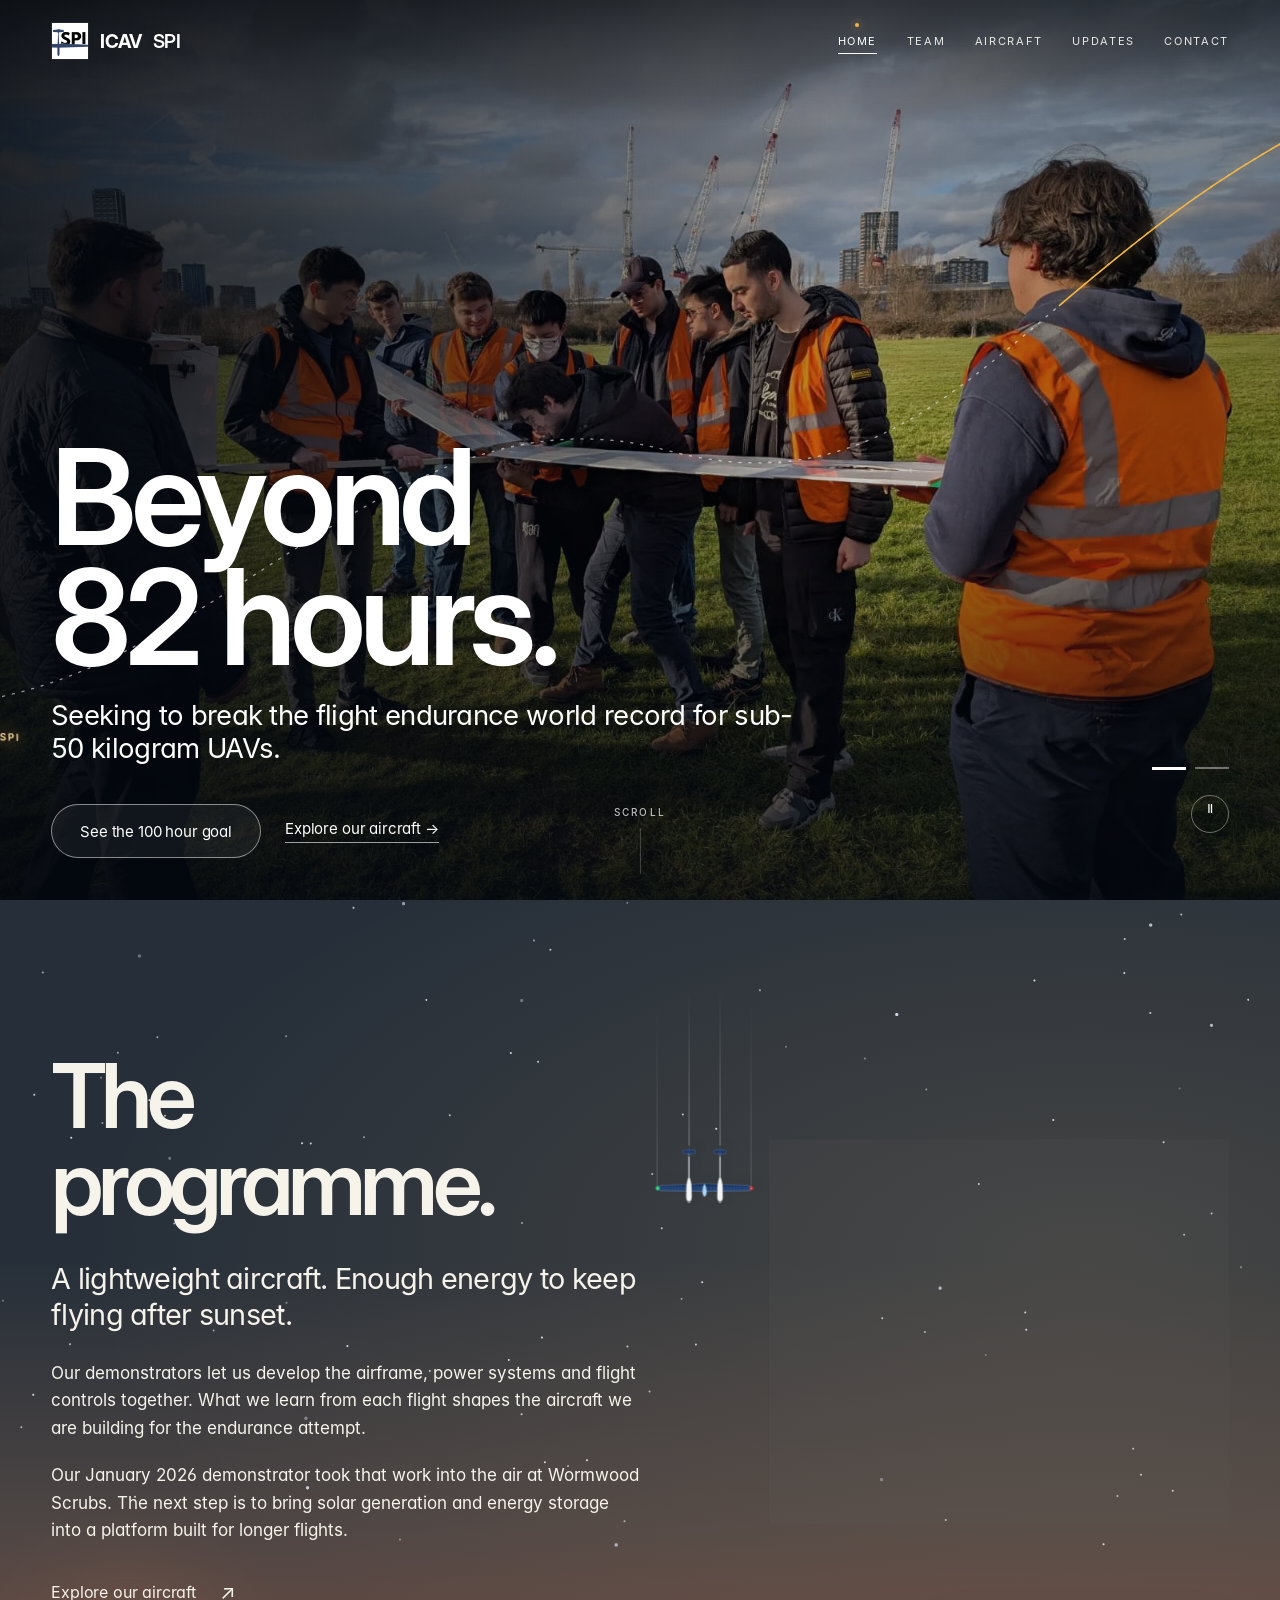
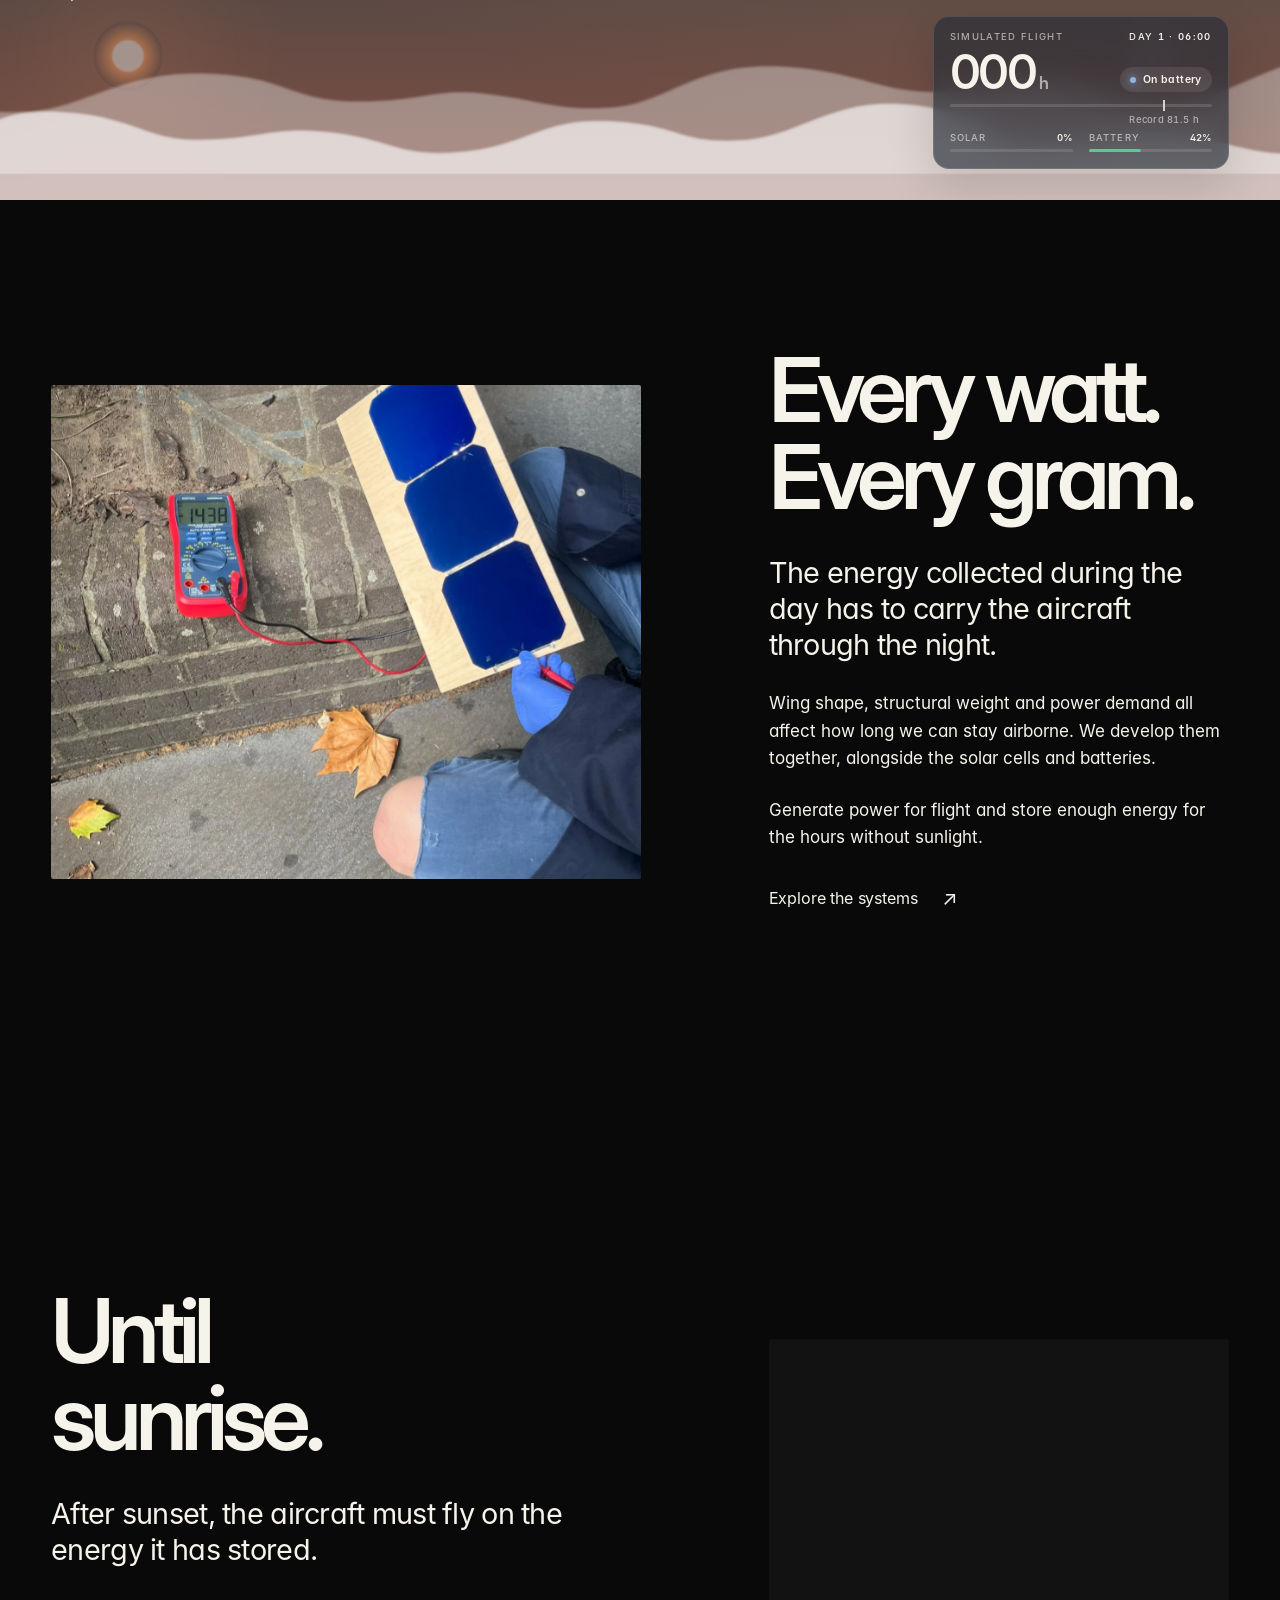
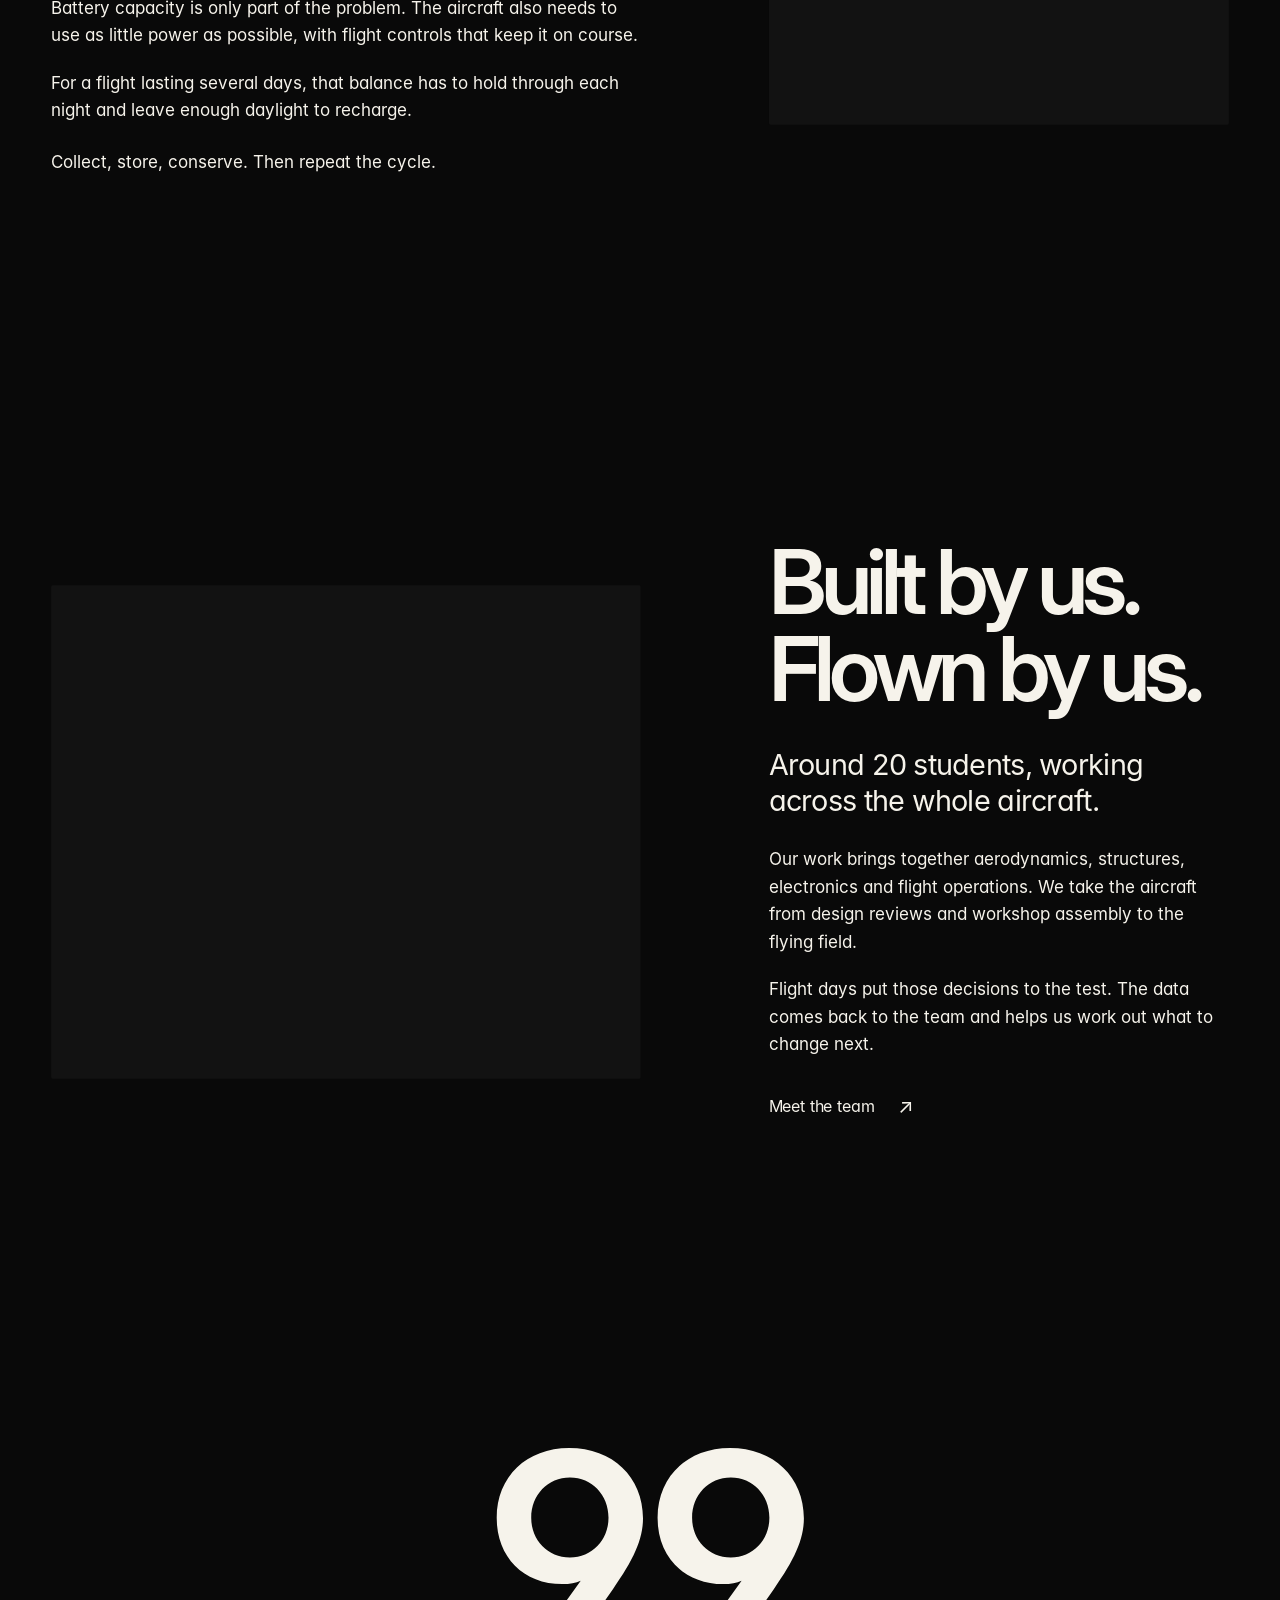
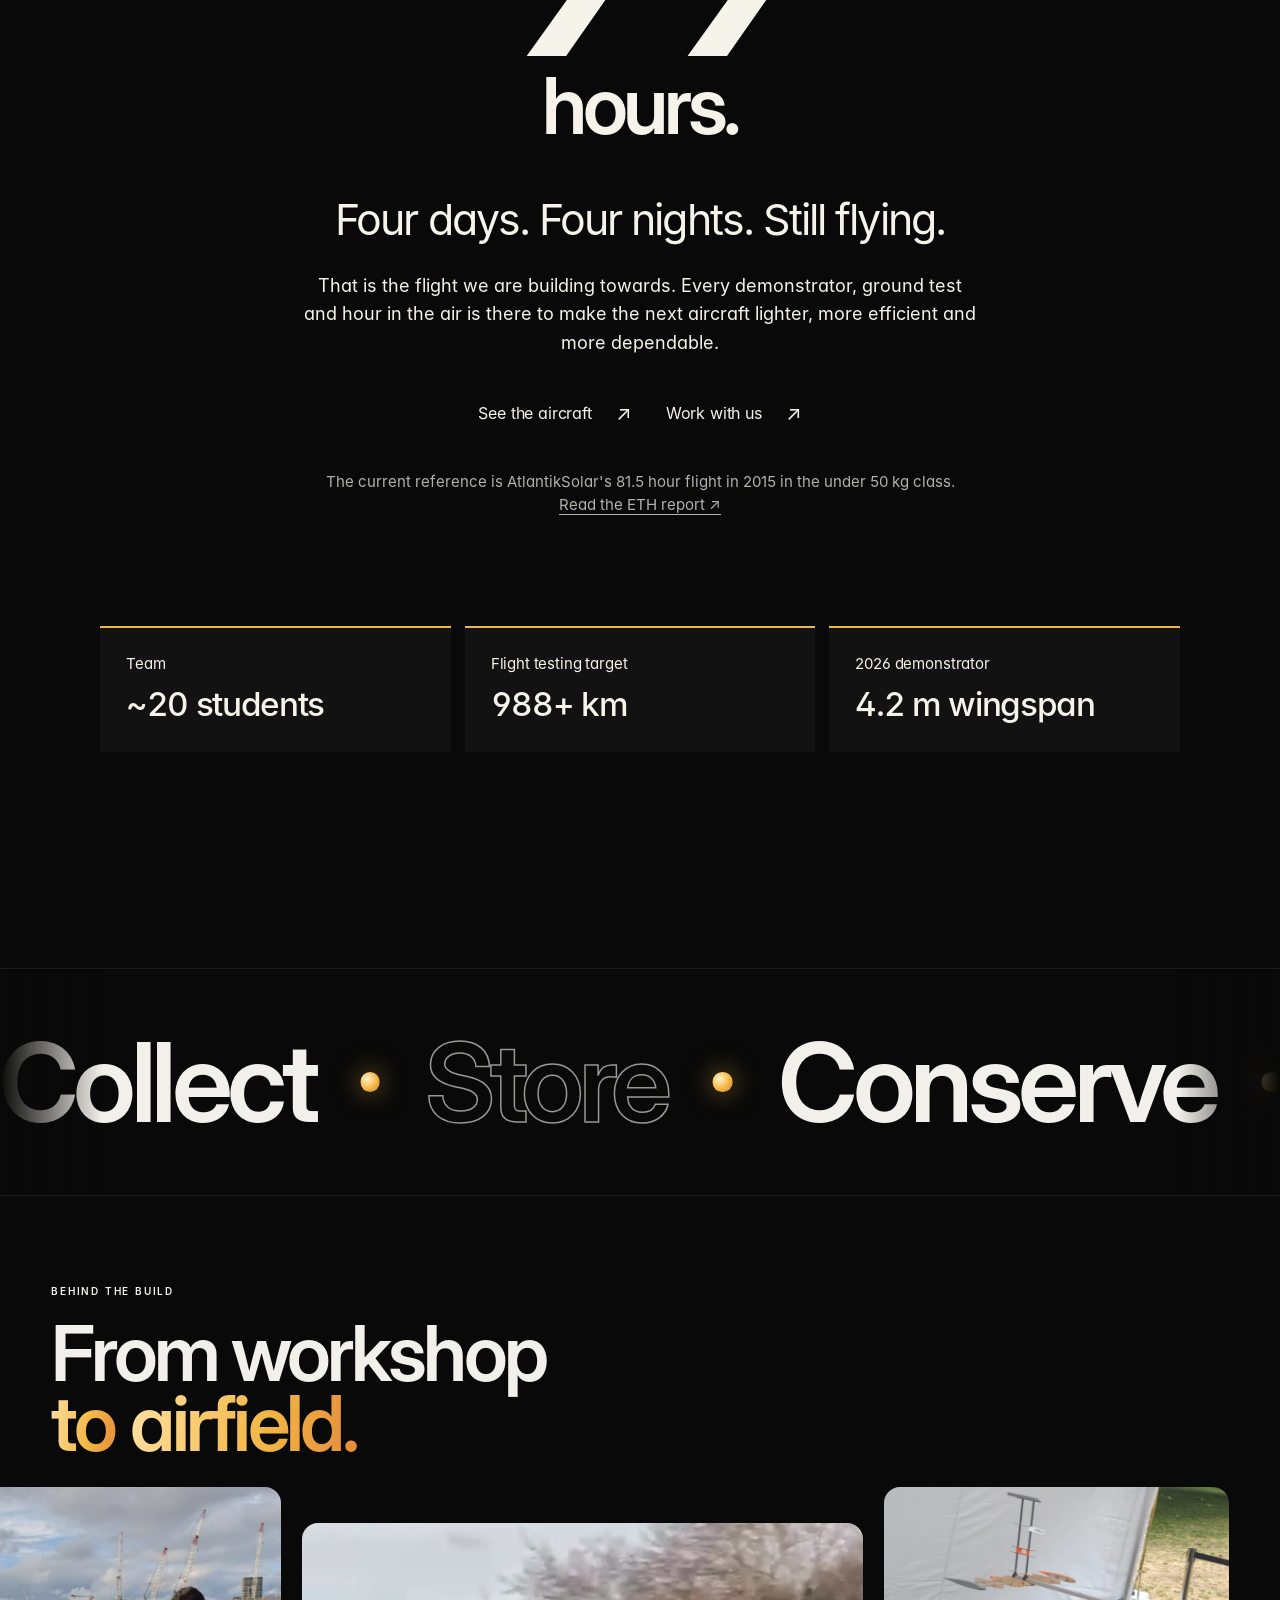
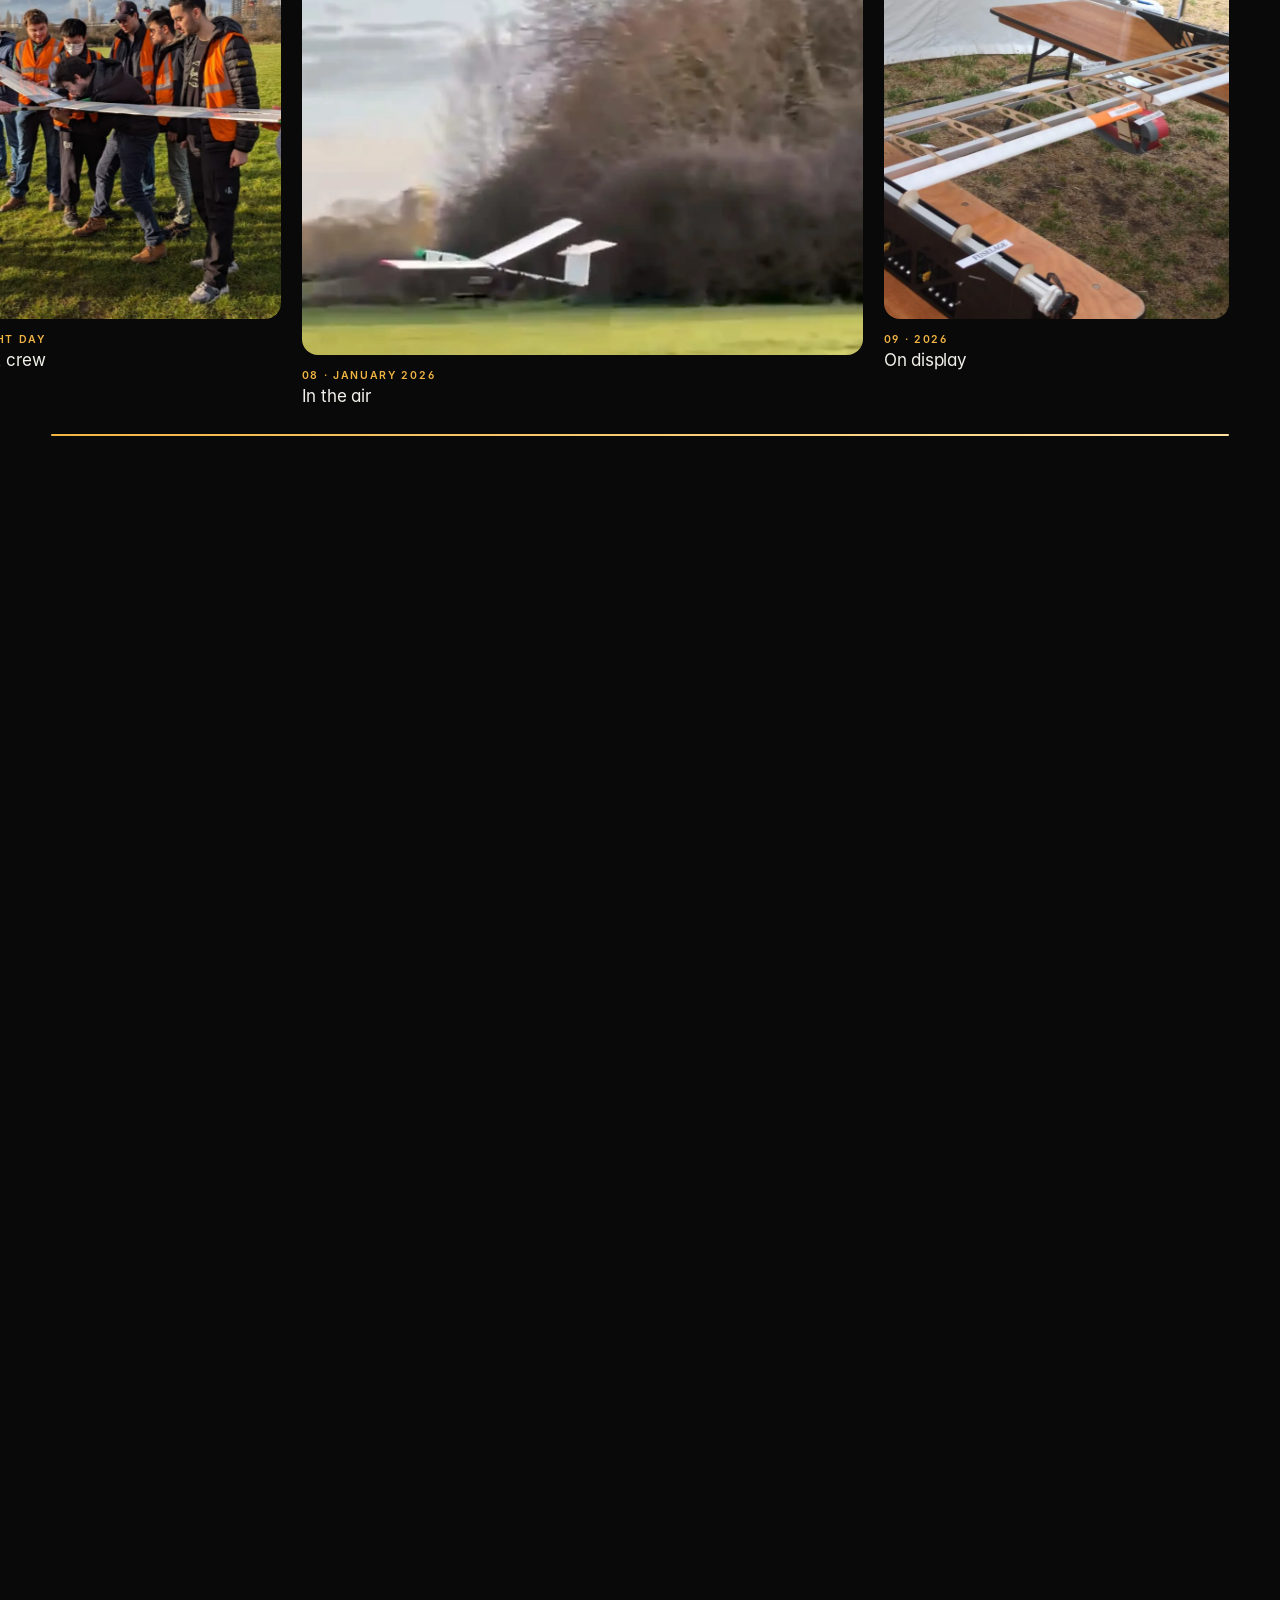
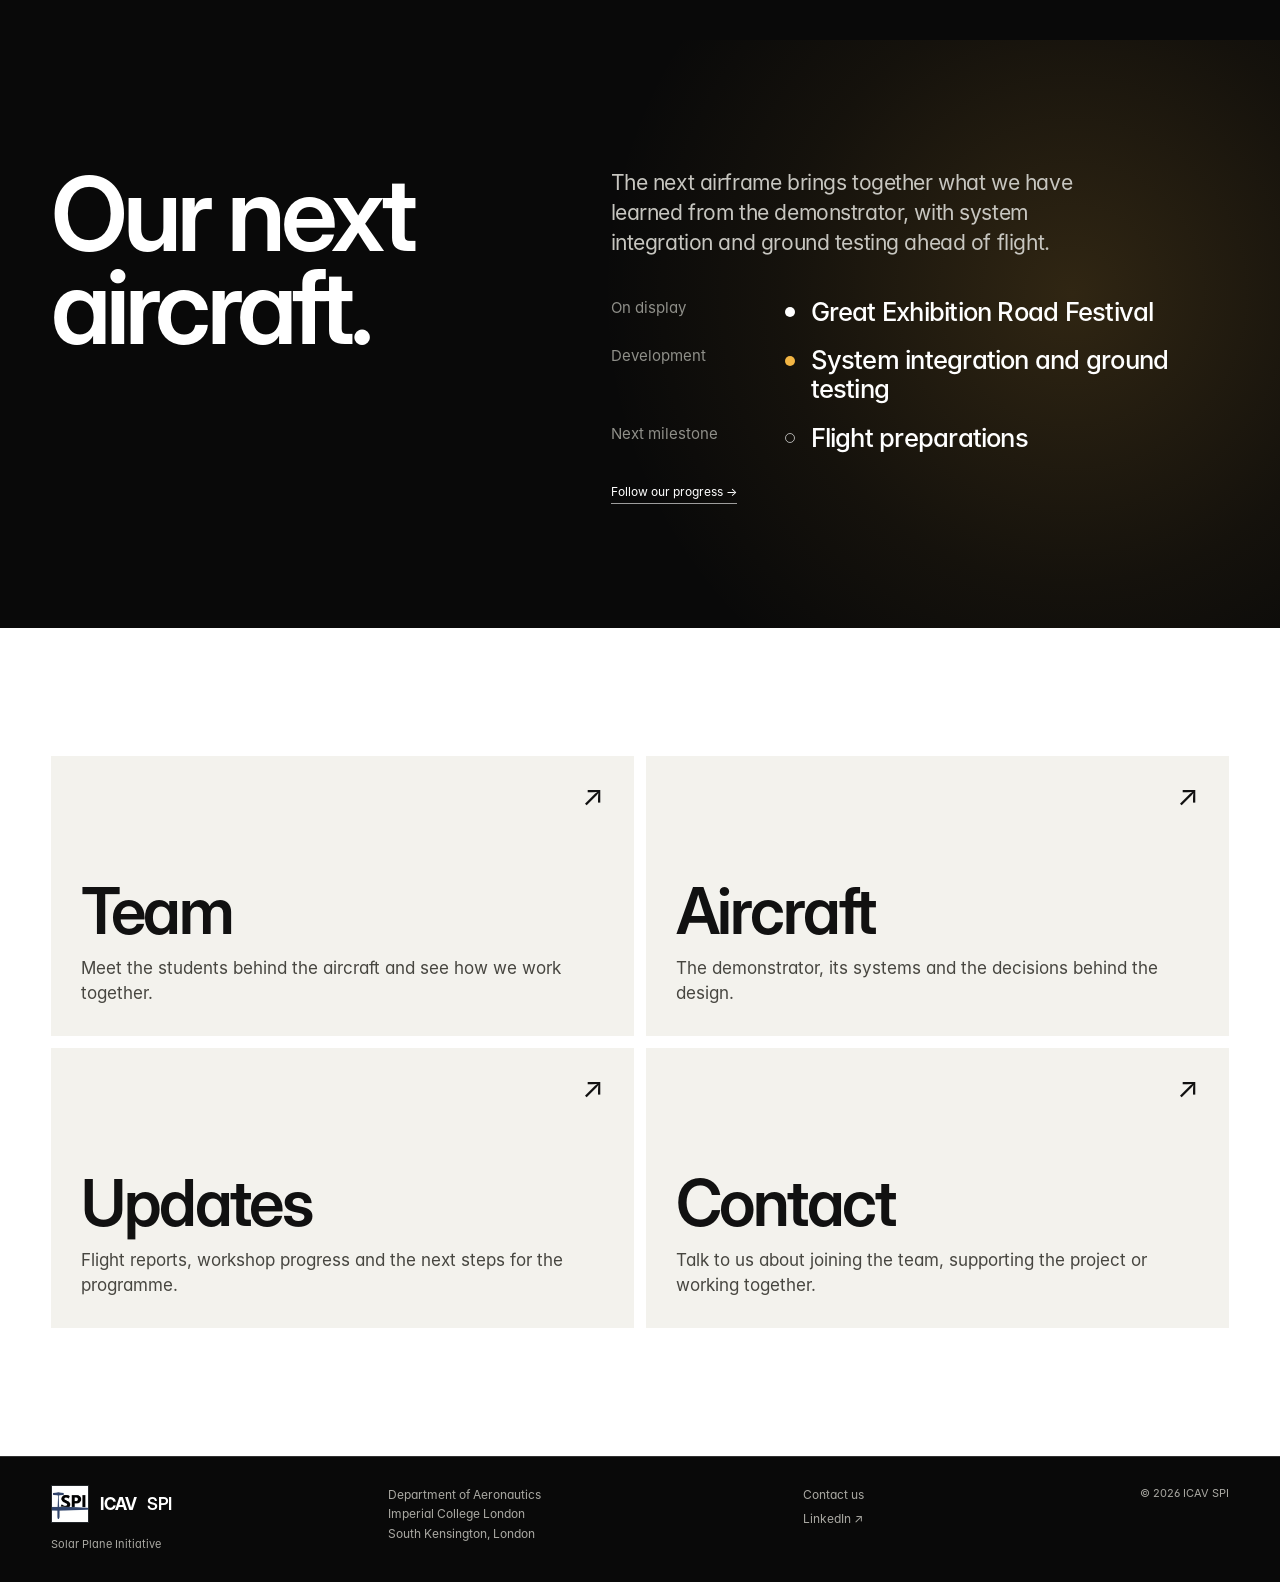
<file: index.html>
<!doctype html><html lang="en"><head><meta charset="utf-8"><meta name="viewport" content="width=device-width,initial-scale=1"><meta name="theme-color" content="#090909"><link rel="icon" type="image/png" sizes="140x140" href="assets/spi-logo.png?v=20260922-spifix2"><link rel="shortcut icon" href="assets/spi-logo.png?v=20260922-spifix2"><link rel="apple-touch-icon" href="assets/spi-logo.png?v=20260922-spifix2"><meta name="description" content="We are ICAV SPI, the Solar Plane Initiative at Imperial College London. We design, build and test solar aircraft to stay airborne for days at a time."><link rel="canonical" href="https://icav-spi.pages.dev/"><meta property="og:type" content="website"><meta property="og:site_name" content="ICAV SPI"><meta property="og:title" content="ICAV SPI | Solar Plane Initiative"><meta property="og:description" content="We are ICAV SPI, the Solar Plane Initiative at Imperial College London. We design, build and test solar aircraft to stay airborne for days at a time."><meta property="og:url" content="https://icav-spi.pages.dev/"><meta property="og:image" content="https://icav-spi.pages.dev/assets/og/index.jpg"><meta property="og:image:width" content="1200"><meta property="og:image:height" content="630"><meta property="og:image:alt" content="ICAV SPI flight test crew with the solar demonstrator at Wormwood Scrubs"><meta property="og:locale" content="en_GB"><meta name="twitter:card" content="summary_large_image"><meta name="twitter:title" content="ICAV SPI | Solar Plane Initiative"><meta name="twitter:description" content="We are ICAV SPI, the Solar Plane Initiative at Imperial College London. We design, build and test solar aircraft to stay airborne for days at a time."><meta name="twitter:image" content="https://icav-spi.pages.dev/assets/og/index.jpg"><title>ICAV SPI | Solar Plane Initiative</title><link rel="stylesheet" href="site.css?v=20260922-spifix2"><link rel="stylesheet" href="flight.css?v=20261009-motion1"><link rel="stylesheet" href="motion.css?v=20261009-fixes1"><link rel="preload" href="assets/fonts/inter-display-600.woff" as="font" type="font/woff" crossorigin><link rel="preload" href="assets/fonts/inter-400.woff" as="font" type="font/woff" crossorigin><link rel="stylesheet" href="polish.css?v=20261103-seo1"><script type="application/ld+json">{"@context":"https://schema.org","@type":"Organization","name":"ICAV SPI","alternateName":"Imperial College Aerial Vehicles Solar Plane Initiative","url":"https://icav-spi.pages.dev/","logo":"https://icav-spi.pages.dev/assets/spi-logo.png","description":"Student team at Imperial College London designing, building and testing solar aircraft to stay airborne for days at a time.","sameAs":["https://www.linkedin.com/company/icavspi-solar-plane-initiative/"],"parentOrganization":{"@type":"CollegeOrUniversity","name":"Imperial College London","url":"https://www.imperial.ac.uk/"}}</script></head><body>
<header class="site-header"><a class="brand" href="index.html">ICAV <span>SPI</span></a><button class="menu" type="button" aria-expanded="false" aria-controls="site-navigation">Menu</button><nav class="nav" id="site-navigation" aria-label="Main navigation"><a class="active" href="index.html">Home</a><a href="team.html">Team</a><a href="aircraft.html">Aircraft</a><a href="updates.html">Updates</a><a href="contact.html">Contact</a></nav></header>
<a class="skip-link" href="#main-content">Skip to content</a>
<main id="main-content">
<section class="page-hero home-hero">
<div class="home-hero-slides">
  <figure class="home-hero-slide active"><img src="assets/images/flight-test-crew.webp" alt="ICAV SPI flight test crew with the demonstrator at Wormwood Scrubs" width="1600" height="1204" fetchpriority="high" decoding="async"></figure>
  <figure class="home-hero-slide"><img src="assets/images/airframe-display.webp" alt="ICAV SPI airframe and solar wing on display outdoors" width="1920" height="1080" loading="eager" decoding="async"></figure>
</div>
<div class="shade"></div>
<div class="home-hero-content">
  <div class="hero-copy">
    <h1>Beyond<br>82 hours.</h1>
    <p class="hero-deck">Seeking to break the flight endurance world record for sub-50 kilogram UAVs.</p>
    <div class="hero-actions">
      <a class="button" href="#mission">See the 100 hour goal</a>
      <a class="text-link" href="aircraft.html">Explore our aircraft →</a>
    </div>
  </div>
  <div class="home-hero-controls">
    <div class="home-hero-dots" aria-label="Homepage slideshow controls">
      <button class="home-hero-dot active" type="button" aria-label="Show slide 1"></button>
      <button class="home-hero-dot" type="button" aria-label="Show slide 2"></button>
    </div>
    <button class="slideshow-toggle" type="button" aria-label="Pause slideshow">Pause</button>
  </div>
</div>
</section>

<div class="flight-story" id="mission" aria-label="The journey towards 100 hours">
  <div class="flight-stage" aria-hidden="true">
    <div class="flight-atmosphere"><div class="flight-horizon"></div><div class="flight-stars"></div><div class="flight-sun"></div><div class="sky-dusk"></div><div class="sky-stars"><i></i><i></i></div><div class="sky-moon"></div><div class="sky-sun"></div></div>
    <div class="flight-birds">
      <svg class="bird-flight" viewBox="0 0 32 20"><g class="bird-wings"><path d="M2 12 Q8 6 16 12 Q24 6 30 12"/></g><path d="M16 11.5 L16 14"/></svg>
      <svg class="bird-flight" viewBox="0 0 32 20"><g class="bird-wings"><path d="M2 12 Q8 6 16 12 Q24 6 30 12"/></g><path d="M16 11.5 L16 14"/></svg>
      <svg class="bird-flight" viewBox="0 0 32 20"><g class="bird-wings"><path d="M2 12 Q8 6 16 12 Q24 6 30 12"/></g><path d="M16 11.5 L16 14"/></svg>
    </div>
    <div class="flight-landing-glow"></div>
  </div>
  <div class="cloud-overlay" aria-hidden="true"></div>
  <div class="flight-overlay" aria-hidden="true">
    <div class="flight-aircraft">
      <svg class="plane-v2" viewBox="0 0 240 190" role="presentation">
      <defs>
        <clipPath id="plane-wing-clip"><path d="M120 69.5 L16 71 Q5 71.6 4.6 77.2 Q5 83 15.5 84.2 L120 88.6 L224.5 84.2 Q235 83 235.4 77.2 Q235 71.6 224 71 Z"/></clipPath>
        <linearGradient id="plane-wing-fill" x1="0" y1="0" x2="0" y2="1"><stop offset="0" stop-color="#2a4c80"/><stop offset=".55" stop-color="#1d3866"/><stop offset="1" stop-color="#152a4f"/></linearGradient>
        <linearGradient id="plane-glint" x1="0" x2="1"><stop stop-color="#fff" stop-opacity="0"/><stop offset=".5" stop-color="#fff" stop-opacity=".75"/><stop offset="1" stop-color="#fff" stop-opacity="0"/></linearGradient>
        <radialGradient id="plane-light-red"><stop stop-color="#fff"/><stop offset=".22" stop-color="#ff3b3b"/><stop offset="1" stop-color="#ff3b3b" stop-opacity="0"/></radialGradient><radialGradient id="plane-light-green"><stop stop-color="#fff"/><stop offset=".22" stop-color="#2bff88"/><stop offset="1" stop-color="#2bff88" stop-opacity="0"/></radialGradient><radialGradient id="plane-light-white"><stop stop-color="#fff"/><stop offset=".22" stop-color="#eaf4ff"/><stop offset="1" stop-color="#eaf4ff" stop-opacity="0"/></radialGradient>
      </defs>
      <g class="plane-body">
        <path class="plane-boom" d="M80.7 98 H83.3 V170 H80.7 Z"/><path class="plane-tail" d="M67 165.5 Q66 162 69.5 162 H94.5 Q98 162 97 165.5 L95.5 171 H68.5 Z"/><path class="plane-fin" d="M81 154 H83 V176 H81 Z"/><path class="plane-boom" d="M156.7 98 H159.3 V170 H156.7 Z"/><path class="plane-tail" d="M143 165.5 Q142 162 145.5 162 H170.5 Q174 162 173 165.5 L171.5 171 H144.5 Z"/><path class="plane-fin" d="M157 154 H159 V176 H157 Z"/>
        <path class="plane-wing" d="M120 69.5 L16 71 Q5 71.6 4.6 77.2 Q5 83 15.5 84.2 L120 88.6 L224.5 84.2 Q235 83 235.4 77.2 Q235 71.6 224 71 Z"/>
        <g clip-path="url(#plane-wing-clip)"><path class="plane-cells" d="M16 70 V89 M24 70 V89 M32 70 V89 M40 70 V89 M48 70 V89 M56 70 V89 M64 70 V89 M72 70 V89 M80 70 V89 M88 70 V89 M96 70 V89 M104 70 V89 M128 70 V89 M136 70 V89 M144 70 V89 M152 70 V89 M160 70 V89 M168 70 V89 M176 70 V89 M184 70 V89 M192 70 V89 M200 70 V89 M208 70 V89 M216 70 V89 M224 70 V89 M6 79.2 H234"/><rect class="plane-glint" x="-40" y="64" width="34" height="30" fill="url(#plane-glint)"/></g>
        <path class="plane-pod" d="M78.4 45 Q75.4 49 75.4 57 L75.9 84 Q77 95 80.3 103 H83.7 Q87 95 88.1 84 L88.6 57 Q88.6 49 85.6 45 Z"/><ellipse class="plane-spinner" cx="82" cy="43.2" rx="3.3" ry="3"/><rect class="plane-prop" x="70" y="38.6" width="24" height="1.6" rx=".8"/><path class="plane-pod" d="M154.4 45 Q151.4 49 151.4 57 L151.9 84 Q153 95 156.3 103 H159.7 Q163 95 164.1 84 L164.6 57 Q164.6 49 161.6 45 Z"/><ellipse class="plane-spinner" cx="158" cy="43.2" rx="3.3" ry="3"/><rect class="plane-prop" x="146" y="38.6" width="24" height="1.6" rx=".8"/>
        <path class="plane-canopy" d="M120 56 Q125.4 59.5 125.2 70 Q124.6 82 120 88.5 Q115.4 82 114.8 70 Q114.6 59.5 120 56 Z"/>
        <path class="plane-canopy-shine" d="M118.2 61 Q117 66 117.3 72"/>
      </g>
      <g class="plane-lights">
        <circle class="nav-port" cx="5.4" cy="77.2" r="7" fill="url(#plane-light-red)"/><circle class="nav-stbd" cx="234.6" cy="77.2" r="7" fill="url(#plane-light-green)"/>
        <circle class="nav-strobe" cx="82" cy="174" r="8" fill="url(#plane-light-white)"/><circle class="nav-strobe" cx="158" cy="174" r="8" fill="url(#plane-light-white)"/>
      </g>
      </svg>
    </div>
    <div class="flight-hud">
      <div class="hud-top"><span>Simulated flight</span><span>Day <b data-hud-day>1</b> · <b data-hud-time>06:00</b></span></div>
      <div class="hud-main"><strong><span data-flight-hours>000</span><small>h</small></strong><em data-hud-status>Charging</em></div>
      <div class="hud-track"><i></i><span class="hud-record"><b>Record 81.5 h</b></span></div>
      <div class="hud-meters"><div class="hud-meter hud-solar"><span>Solar</span><i></i><b data-hud-solar>0%</b></div><div class="hud-meter hud-battery"><span>Battery</span><i></i><b data-hud-battery>40%</b></div></div>
    </div>
  </div>

  <section class="flight-chapter programme-chapter" id="programme" data-flight-stop="0">
      <div class="chapter-grid">
      <div class="chapter-copy" data-reveal>
        <h2 class="display">The<br>programme.</h2>
        <p class="chapter-lead">A lightweight aircraft. Enough energy to keep flying after sunset.</p>
        <p>Our demonstrators let us develop the airframe, power systems and flight controls together. What we learn from each flight shapes the aircraft we are building for the endurance attempt.</p>
        <p>Our January 2026 demonstrator took that work into the air at Wormwood Scrubs. The next step is to bring solar generation and energy storage into a platform built for longer flights.</p>
        <a class="chapter-link" href="aircraft.html">Explore our aircraft <span>↗</span></a>
      </div>
      <figure class="chapter-photo" data-reveal><div class="chapter-photo-window"><img src="assets/images/early-demonstrator.webp" alt="An earlier ICAV SPI demonstrator on the airfield" width="2000" height="1500" loading="lazy" decoding="async"></div></figure>
    </div>
  </section>

  <section class="flight-chapter energy-chapter" id="daylight" data-flight-stop="6">
      <div class="chapter-grid chapter-reverse">
      <figure class="chapter-photo" data-reveal><div class="chapter-photo-window"><img src="assets/images/solar-cell-test.webp" alt="Solar cells connected to a multimeter during an outdoor test" width="1500" height="2000" loading="lazy" decoding="async"></div></figure>
      <div class="chapter-copy" data-reveal>
        <h2 class="display">Every watt.<br>Every gram.</h2>
        <p class="chapter-lead">The energy collected during the day has to carry the aircraft through the night.</p>
        <p>Wing shape, structural weight and power demand all affect how long we can stay airborne. We develop them together, alongside the solar cells and batteries.</p>
        <div class="chapter-detail"><span>In daylight</span><p>Generate power for flight and store enough energy for the hours without sunlight.</p></div>
        <a class="chapter-link" href="aircraft.html#systems">Explore the systems <span>↗</span></a>
      </div>
    </div>
  </section>

  <section class="flight-chapter night-chapter" id="overnight" data-flight-stop="18">
      <div class="chapter-grid">
      <div class="chapter-copy" data-reveal>
        <h2 class="display">Until<br>sunrise.</h2>
        <p class="chapter-lead">After sunset, the aircraft must fly on the energy it has stored.</p>
        <p>Battery capacity is only part of the problem. The aircraft also needs to use as little power as possible, with flight controls that keep it on course.</p>
        <p>For a flight lasting several days, that balance has to hold through each night and leave enough daylight to recharge.</p>
        <div class="chapter-detail"><span>The design challenge</span><p>Collect, store, conserve. Then repeat the cycle.</p></div>
      </div>
      <figure class="chapter-photo" data-reveal><div class="chapter-photo-window"><img src="assets/images/airframe-electronics.webp" alt="Hands working on the electronics inside an ICAV SPI airframe" width="1500" height="2000" loading="lazy" decoding="async"></div></figure>
    </div>
  </section>

  <section class="flight-chapter people-chapter" id="people" data-flight-stop="24">
      <div class="chapter-grid chapter-reverse">
      <figure class="chapter-photo" data-reveal><div class="chapter-photo-window"><img src="assets/images/flight-day-assembly.webp" alt="ICAV SPI students fitting the aircraft nose and checking the assembly on test day" width="1155" height="1536" loading="lazy" decoding="async"></div></figure>
      <div class="chapter-copy" data-reveal>
        <h2 class="display">Built by us.<br>Flown by us.</h2>
        <p class="chapter-lead">Around 20 students, working across the whole aircraft.</p>
        <p>Our work brings together aerodynamics, structures, electronics and flight operations. We take the aircraft from design reviews and workshop assembly to the flying field.</p>
        <p>Flight days put those decisions to the test. The data comes back to the team and helps us work out what to change next.</p>
        <a class="chapter-link" href="team.html">Meet the team <span>↗</span></a>
      </div>
    </div>
  </section>

  <section class="flight-chapter goal-chapter" id="flight-goal" data-flight-stop="82">
    <div class="goal-landing-copy" data-reveal>
      <h2 class="goal-number">100<span>hours.</span></h2>
      <p class="goal-statement">Four days. Four nights. Still flying.</p>
      <p class="goal-body">That is the flight we are building towards. Every demonstrator, ground test and hour in the air is there to make the next aircraft lighter, more efficient and more dependable.</p>
      <div class="goal-actions"><a class="chapter-link" href="aircraft.html">See the aircraft <span>↗</span></a><a class="chapter-link" href="contact.html">Work with us <span>↗</span></a></div>
      <p class="goal-benchmark">The current reference is AtlantikSolar's 81.5 hour flight in 2015 in the under 50 kg class. <a href="https://asl.ethz.ch/the-lab/asl-news/2015/07/asls-atlantiksolar-uav-breaks-world-endurance-record-with-81-hour-flight.html" target="_blank" rel="noreferrer">Read the ETH report ↗</a></p>
    </div>
    <div class="goal-facts">
      <div><span>Team</span><strong>~20 students</strong></div>
      <div><span>Flight testing target</span><strong>1,000+ km</strong></div>
      <div><span>2026 demonstrator</span><strong>4.2 m wingspan</strong></div>
    </div>
  </section>
</div>

<div class="marquee" aria-hidden="true"><div class="marquee-track"><div class="marquee-group"><span>Collect</span><i></i><span class="outline">Store</span><i></i><span>Conserve</span><i></i><span class="outline">Repeat</span><i></i><span>100 hours</span><i></i><span class="outline">Four nights</span><i></i></div></div></div>

<section class="film" aria-label="From the workshop to the airfield"><div class="film-pin"><div class="film-head"><p class="label">Behind the build</p><h2 class="display">From workshop<br><em>to airfield.</em></h2></div><div class="film-track"><figure class="film-frame"><div class="film-img"><img src="assets/images/workshop-team.webp" alt="ICAV SPI students assembling the aircraft wing in the workshop" loading="lazy" decoding="async"></div><figcaption><span>01 · Workshop</span>Wing assembly</figcaption></figure><figure class="film-frame"><div class="film-img"><img src="assets/images/wing-construction.webp" alt="Lightweight wing structure under construction on the workshop bench" loading="lazy" decoding="async"></div><figcaption><span>02 · Structures</span>Wing construction</figcaption></figure><figure class="film-frame"><div class="film-img"><img src="assets/images/solar-cell-test.webp" alt="Solar cells connected to a multimeter during an outdoor test" loading="lazy" decoding="async"></div><figcaption><span>03 · Energy</span>Solar cell testing</figcaption></figure><figure class="film-frame"><div class="film-img"><img src="assets/images/airframe-electronics.webp" alt="Hands working on the electronics inside an ICAV SPI airframe" loading="lazy" decoding="async"></div><figcaption><span>04 · Electronics</span>Wiring the airframe</figcaption></figure><figure class="film-frame"><div class="film-img"><img src="assets/images/aircraft-on-the-tube.webp" alt="The ICAV SPI team transporting the demonstrator on the London Underground" loading="lazy" decoding="async"></div><figcaption><span>05 · Logistics</span>A 4.2 m wing on the Tube</figcaption></figure><figure class="film-frame"><div class="film-img"><img src="assets/images/field-preparation.webp" alt="ICAV SPI students preparing the aircraft on the field before a flight test" loading="lazy" decoding="async"></div><figcaption><span>06 · Flight day</span>Field preparation</figcaption></figure><figure class="film-frame"><div class="film-img"><img src="assets/images/flight-test-crew.webp" alt="ICAV SPI flight test crew with the demonstrator at Wormwood Scrubs" loading="lazy" decoding="async"></div><figcaption><span>07 · Flight day</span>The test crew</figcaption></figure><figure class="film-frame"><div class="film-img"><img src="assets/images/demonstrator-in-flight.webp" alt="The ICAV SPI demonstrator in flight at Wormwood Scrubs" loading="lazy" decoding="async"></div><figcaption><span>08 · January 2026</span>In the air</figcaption></figure><figure class="film-frame"><div class="film-img"><img src="assets/images/airframe-display.webp" alt="ICAV SPI airframe and solar wing on display outdoors" loading="lazy" decoding="async"></div><figcaption><span>09 · 2026</span>On display</figcaption></figure></div><div class="film-progress" aria-hidden="true"><i></i></div></div></section>

<section class="section black home-next"><div class="split"><div><p class="label">2026 programme</p><h2 class="display">Our next<br>aircraft.</h2></div><div><p class="lead">The next airframe brings together what we have learned from the demonstrator, with system integration and ground testing ahead of flight.</p><div class="timeline"><div class="timeline-row"><span>On display</span><strong>Great Exhibition Road Festival</strong></div><div class="timeline-row"><span>Development</span><strong>System integration and ground testing</strong></div><div class="timeline-row"><span>Next milestone</span><strong>Flight preparations</strong></div></div><a class="text-link" href="updates.html">Follow our progress →</a></div></div></section>

<section class="section white home-explore"><div class="label">Explore ICAV SPI</div><div class="rows">
<a class="row" href="team.html" data-card-img="assets/images/flight-test-crew.webp"><span class="num">01</span><h3>Team</h3><p>Meet the students behind the aircraft and see how we work together.</p></a>
<a class="row" href="aircraft.html" data-card-img="assets/images/demonstrator-in-flight.webp"><span class="num">02</span><h3>Aircraft</h3><p>The demonstrator, its systems and the decisions behind the design.</p></a>
<a class="row" href="updates.html" data-card-img="assets/images/airframe-display.webp"><span class="num">03</span><h3>Updates</h3><p>Flight reports, workshop progress and the next steps for the programme.</p></a>
<a class="row" href="contact.html" data-card-img="assets/images/airframe-electronics.webp"><span class="num">04</span><h3>Contact</h3><p>Talk to us about joining the team, supporting the project or working together.</p></a>
</div></section>
</main><footer class="footer footer-compact">
  <div class="footer-identity"><a class="brand" href="index.html">ICAV <span>SPI</span></a><p>Solar Plane Initiative</p></div>
  <address class="footer-location">Department of Aeronautics<br>Imperial College London<br>South Kensington, London</address>
  <div class="footer-links"><a href="contact.html">Contact us</a><a href="https://www.linkedin.com/company/icavspi-solar-plane-initiative/" target="_blank" rel="noreferrer">LinkedIn ↗</a></div>
  <p class="footer-copyright">© <span data-year></span> ICAV SPI</p>
</footer><script src="site.js?v=20261103-flight2"></script><script src="polish.js?v=20261103-seo1"></script></body></html>
</file>
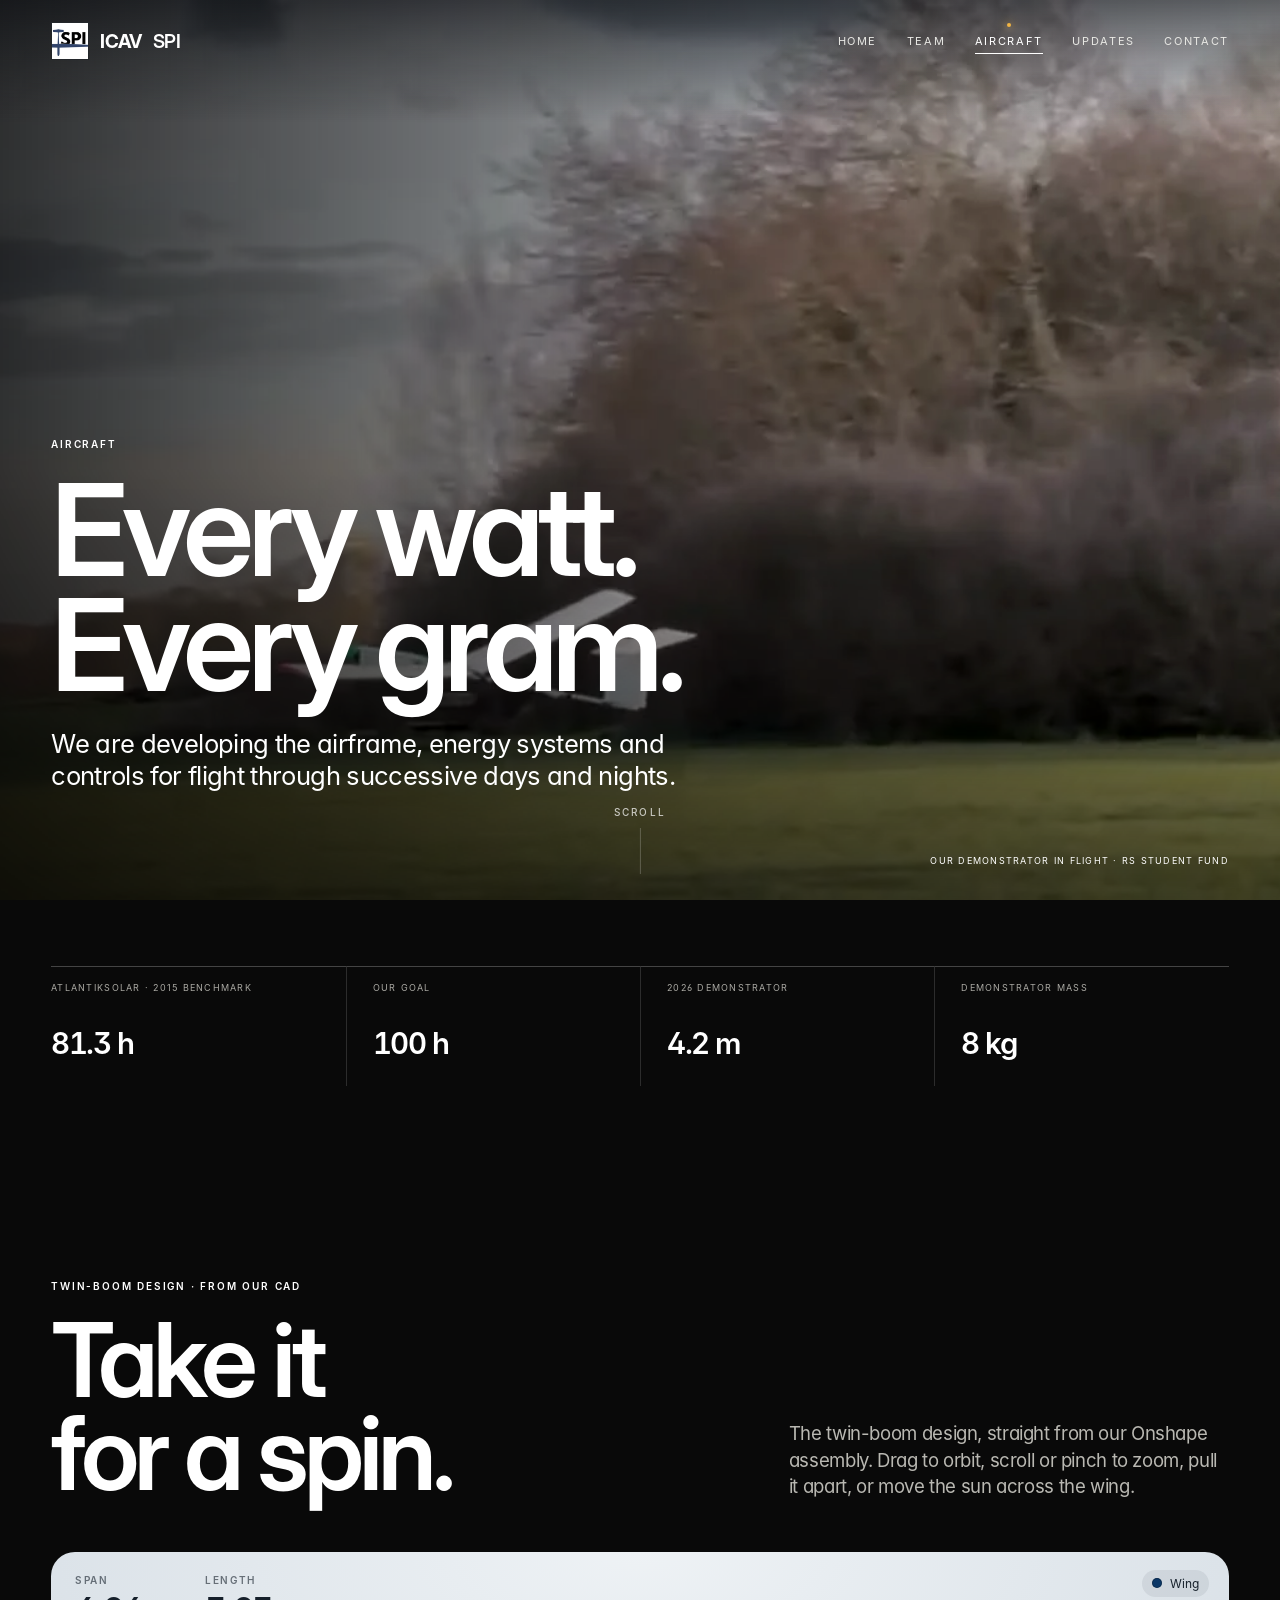
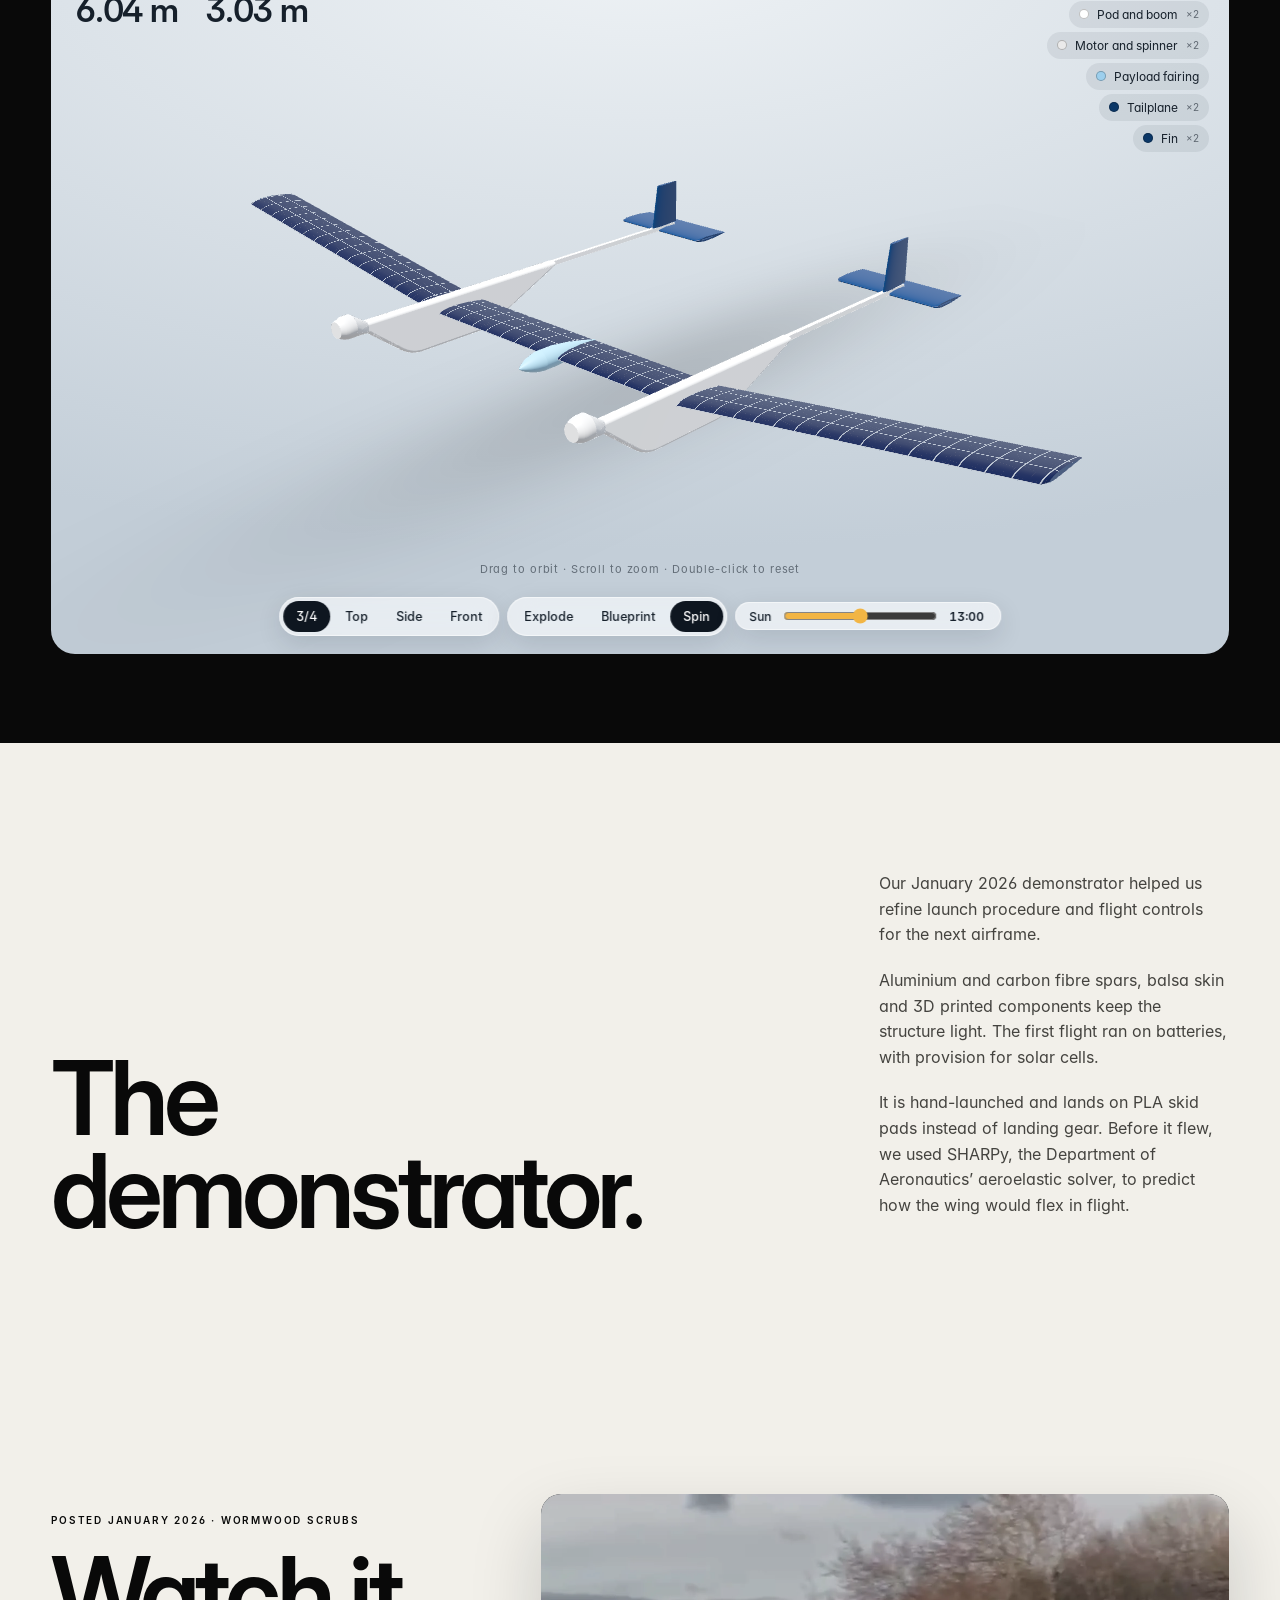
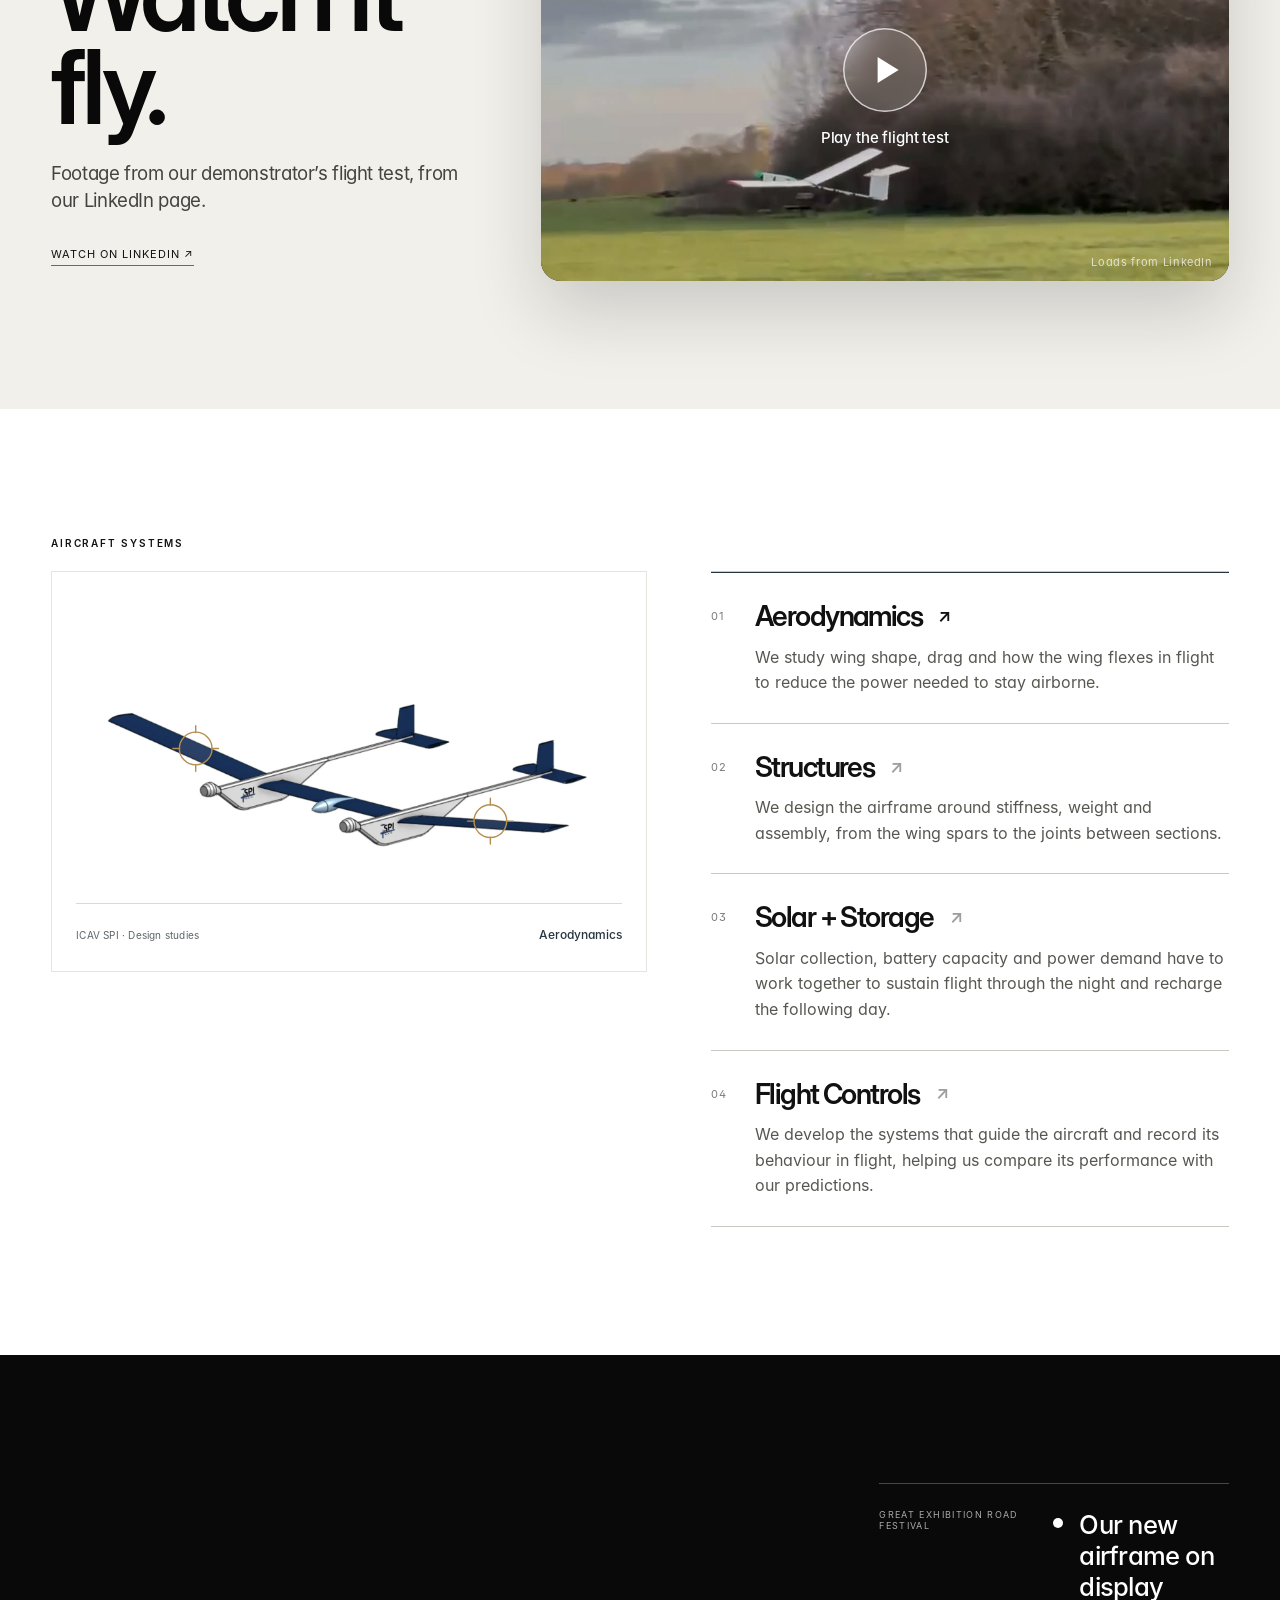
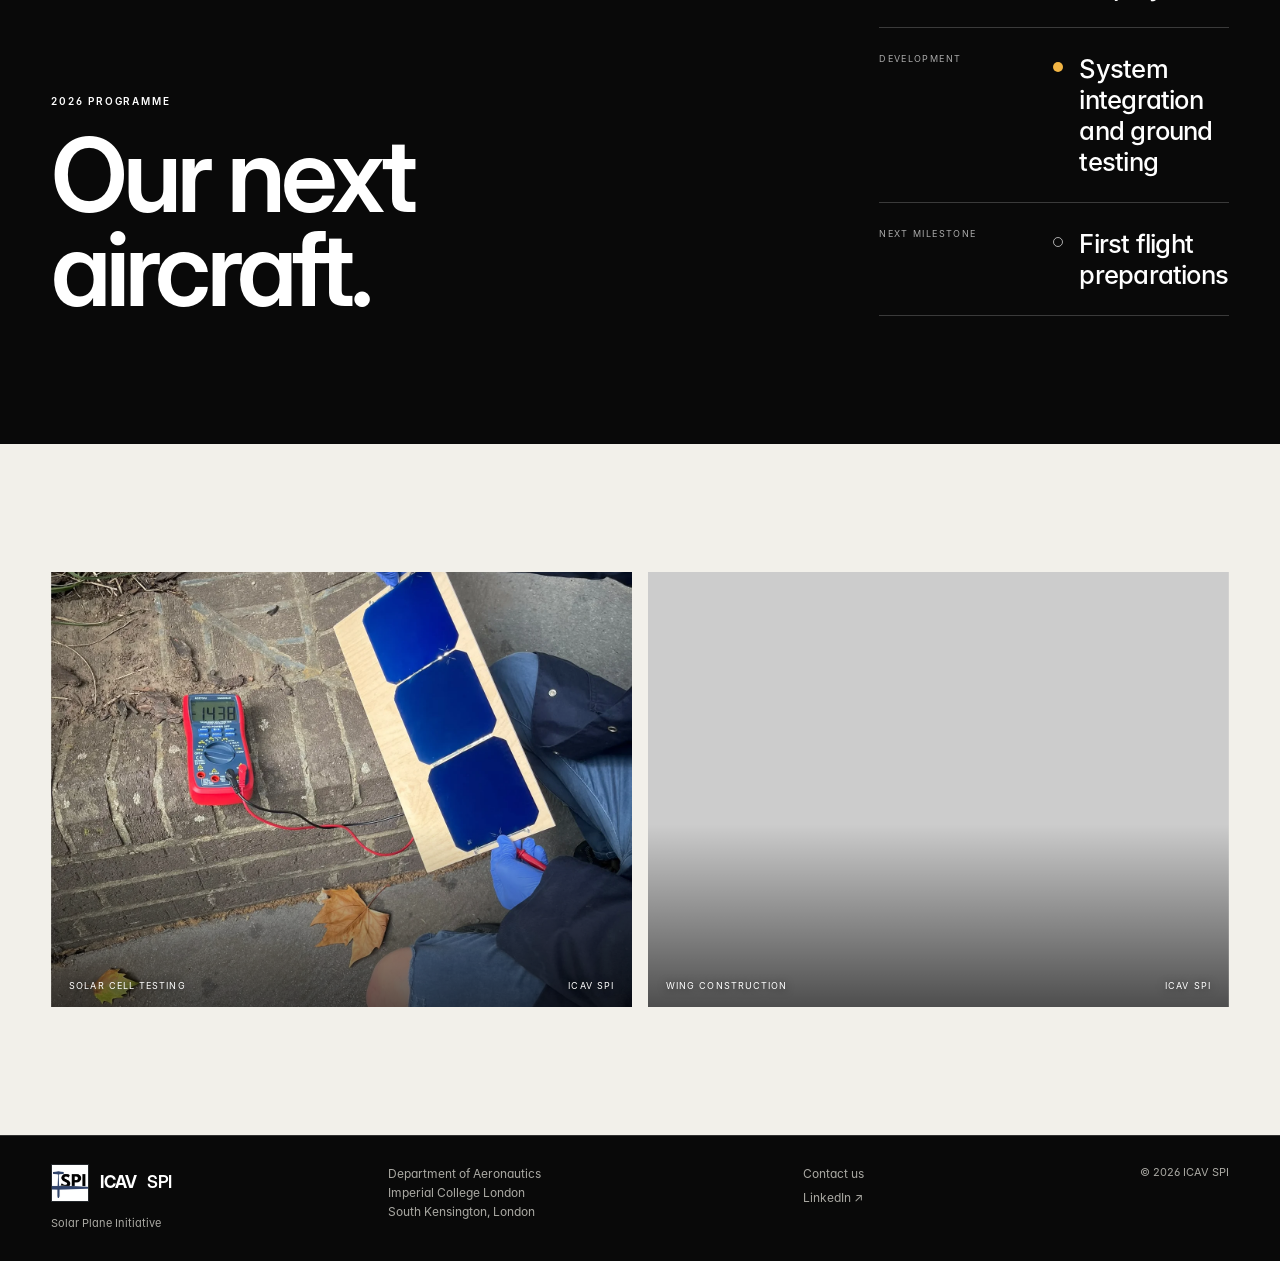
<file: aircraft.html>
<!doctype html><html lang="en"><head><meta charset="utf-8"><meta name="viewport" content="width=device-width,initial-scale=1"><meta name="theme-color" content="#090909"><link rel="icon" type="image/png" sizes="140x140" href="assets/spi-logo.png?v=20260922-spifix2"><link rel="shortcut icon" href="assets/spi-logo.png?v=20260922-spifix2"><link rel="apple-touch-icon" href="assets/spi-logo.png?v=20260922-spifix2"><meta name="description" content="Explore our solar aircraft at ICAV SPI, from our first flight tests to the systems we are developing for longer flights."><link rel="canonical" href="https://icav-spi.pages.dev/aircraft.html"><meta property="og:type" content="website"><meta property="og:site_name" content="ICAV SPI"><meta property="og:title" content="Aircraft | ICAV SPI"><meta property="og:description" content="Explore our solar aircraft at ICAV SPI, from our first flight tests to the systems we are developing for longer flights."><meta property="og:url" content="https://icav-spi.pages.dev/aircraft.html"><meta property="og:image" content="https://icav-spi.pages.dev/assets/og/aircraft.jpg"><meta property="og:image:width" content="1200"><meta property="og:image:height" content="630"><meta property="og:image:alt" content="The ICAV SPI airframe and solar wing on display"><meta property="og:locale" content="en_GB"><meta name="twitter:card" content="summary_large_image"><meta name="twitter:title" content="Aircraft | ICAV SPI"><meta name="twitter:description" content="Explore our solar aircraft at ICAV SPI, from our first flight tests to the systems we are developing for longer flights."><meta name="twitter:image" content="https://icav-spi.pages.dev/assets/og/aircraft.jpg"><title>Aircraft | ICAV SPI</title><link rel="stylesheet" href="site.css?v=20260922-spifix2"><link rel="stylesheet" href="flight.css?v=20261009-motion1"><link rel="stylesheet" href="motion.css?v=20261009-fixes1"><link rel="preload" href="assets/fonts/inter-display-600.woff" as="font" type="font/woff" crossorigin><link rel="preload" href="assets/fonts/inter-400.woff" as="font" type="font/woff" crossorigin><link rel="stylesheet" href="polish.css?v=20261103-seo1"></head><body>
<header class="site-header"><a class="brand" href="index.html">ICAV <span>SPI</span></a><button class="menu" type="button" aria-expanded="false" aria-controls="site-navigation">Menu</button><nav class="nav" id="site-navigation" aria-label="Main navigation"><a href="index.html">Home</a><a href="team.html">Team</a><a class="active" href="aircraft.html">Aircraft</a><a href="updates.html">Updates</a><a href="contact.html">Contact</a></nav></header>
<a class="skip-link" href="#main-content">Skip to content</a>
<main id="main-content">
<section class="page-hero aircraft"><img src="assets/images/demonstrator-in-flight.webp" alt="The ICAV SPI demonstrator in flight at Wormwood Scrubs" width="1268" height="721" fetchpriority="high" decoding="async"><div class="shade"></div><div class="hero-copy"><p class="eyebrow">Aircraft</p><h1>Every watt.<br>Every gram.</h1><p class="hero-deck">We are developing the airframe, energy systems and controls for flight through successive days and nights.</p></div><div class="hero-meta">Our demonstrator in flight · RS Student Fund</div></section>

<section class="stats"><div class="stat"><span>AtlantikSolar · 2015 benchmark</span><strong>81.5 h</strong></div><div class="stat"><span>Our goal</span><strong>100 h</strong></div><div class="stat"><span>2026 demonstrator</span><strong>4.2 m</strong></div><div class="stat"><span>Demonstrator mass</span><strong>8 kg</strong></div></section>

<section class="section black hangar" aria-labelledby="hangar-title">
  <div class="hangar-head">
    <div><p class="label">Twin-boom design · From our CAD</p><h2 class="display" id="hangar-title">Take it<br>for a spin.</h2></div>
    <p class="lead">The twin-boom design, straight from our Onshape assembly. Drag to orbit, scroll or pinch to zoom, pull it apart, or move the sun across the wing.</p>
  </div>
  <div class="hangar-stage" data-hangar="assets/models/icav-spi.glb?v=20261103">
    <canvas tabindex="0" role="img" aria-label="Interactive 3D model of the ICAV SPI twin-boom aircraft design. Use the arrow keys to rotate and plus or minus to zoom."></canvas>
    <p class="hangar-status" data-hangar-status>Loading the 3D model…</p>
    <dl class="hangar-specs"><div><dt>Span</dt><dd data-hangar-span>–</dd></div><div><dt>Length</dt><dd data-hangar-length>–</dd></div></dl>
    <ul class="hangar-legend" data-hangar-legend aria-label="Parts (hover to highlight)"></ul>
    <p class="hangar-hint" aria-hidden="true">Drag to orbit · Scroll to zoom · Double-click to reset</p>
    <div class="hangar-bar">
      <div class="hangar-group" role="group" aria-label="Camera view"><button type="button" data-hangar-view="three" aria-pressed="true">3/4</button><button type="button" data-hangar-view="top" aria-pressed="false">Top</button><button type="button" data-hangar-view="side" aria-pressed="false">Side</button><button type="button" data-hangar-view="front" aria-pressed="false">Front</button></div>
      <div class="hangar-group" role="group" aria-label="Display"><button type="button" data-hangar-explode aria-pressed="false">Explode</button><button type="button" data-hangar-blueprint aria-pressed="false">Blueprint</button><button type="button" data-hangar-spin aria-pressed="true">Spin</button></div>
      <label class="hangar-sun"><span>Sun</span><input type="range" min="5.5" max="20.5" step="0.05" value="13" data-hangar-sun aria-label="Time of day"><b data-hangar-time>13:00</b></label>
    </div>
  </div>
</section>

<section class="section paper"><div class="split"><h2 class="display">The<br>demonstrator.</h2><div class="body-copy"><p>Our January 2026 demonstrator helped us refine launch procedure and flight controls for the next airframe.</p><p>Aluminium and carbon fibre spars, balsa skin and 3D printed components keep the structure light. The first flight ran on batteries, with provision for solar cells.</p><p>It is hand-launched and lands on PLA skid pads instead of landing gear. Before it flew, we used SHARPy, the Department of Aeronautics’ aeroelastic solver, to predict how the wing would flex in flight.</p></div></div></section>

<section class="section paper watch" aria-labelledby="watch-title">
  <div class="watch-grid">
    <div class="watch-copy"><p class="label">Posted January 2026 · Wormwood Scrubs</p><h2 class="display" id="watch-title">Watch it<br>fly.</h2><p class="lead">Footage from our demonstrator’s flight test, from our LinkedIn page.</p><a class="text-link dark-link" href="https://www.linkedin.com/posts/icavspi-solar-plane-initiative_icavspi-flighttest-sustainableaviation-activity-7421488337015771136-tmuu" target="_blank" rel="noreferrer">Watch on LinkedIn ↗</a></div>
    <div class="watch-frame" data-embed="https://www.linkedin.com/embed/feed/update/urn:li:activity:7421488337015771136">
      <img src="assets/images/demonstrator-in-flight.webp" alt="" width="1268" height="721" loading="lazy" decoding="async">
      <button type="button" class="watch-play" aria-label="Play the flight test video (loads from LinkedIn)"><span class="watch-icon" aria-hidden="true"></span><span>Play the flight test</span></button>
      <p class="watch-note">Loads from LinkedIn</p>
    </div>
  </div>
</section>

<section class="section white" id="systems"><div class="label">Aircraft systems</div>
<div class="systems-layout">
  <figure class="systems-sketch" id="systems-drawing" data-systems-drawing data-active-system="aerodynamics" data-reveal="diagram" aria-label="ICAV SPI design studies with selectable system highlights">
    <div class="systems-render">
      <img src="assets/images/aircraft-designs.webp" alt="ICAV SPI aircraft design studies with long wings, pod fuselages and slender tail booms" width="1600" height="701" loading="lazy" decoding="async">
      <svg viewBox="0 0 1600 701" aria-hidden="true">
        <g class="diagram-layer" data-system-layer="aerodynamics">
          <circle cx="351" cy="365" r="48"/><circle cx="1215" cy="578" r="48"/>
          <path d="M351 298 V318 M351 412 V432 M284 365 H304 M398 365 H418 M1215 511 V531 M1215 625 V645 M1148 578 H1168 M1262 578 H1282"/>
        </g>
        <g class="diagram-layer" data-system-layer="structures">
          <path class="system-boom" d="M421 484 L982 327 M830 577 L1380 443"/>
          <circle cx="730" cy="397" r="23"/><circle cx="1114" cy="508" r="23"/>
        </g>
        <g class="diagram-layer" data-system-layer="energy">
          <circle cx="351" cy="365" r="48"/><circle cx="1215" cy="578" r="48"/>
          <circle cx="507" cy="499" r="36"/><circle cx="944" cy="608" r="36"/>
        </g>
        <g class="diagram-layer" data-system-layer="controls">
          <ellipse cx="984" cy="326" rx="119" ry="49"/><ellipse cx="1388" cy="441" rx="120" ry="47"/>
          <path d="M984 263 V277 M984 375 V389 M1388 380 V394 M1388 488 V502"/>
        </g>
      </svg>
    </div>
    <figcaption><span>ICAV SPI · Design studies</span><strong data-system-status aria-live="polite">Aerodynamics</strong></figcaption>
  </figure>
  <div class="rows systems-controls">
    <div class="row system-active"><span class="num">01</span><h3><button class="system-select" type="button" data-system-select="aerodynamics" aria-pressed="true" aria-controls="systems-drawing">Aerodynamics</button></h3><p>We study wing shape, drag and how the wing flexes in flight to reduce the power needed to stay airborne.</p></div>
    <div class="row"><span class="num">02</span><h3><button class="system-select" type="button" data-system-select="structures" aria-pressed="false" aria-controls="systems-drawing">Structures</button></h3><p>We design the airframe around stiffness, weight and assembly, from the wing spars to the joints between sections.</p></div>
    <div class="row"><span class="num">03</span><h3><button class="system-select" type="button" data-system-select="energy" aria-pressed="false" aria-controls="systems-drawing">Solar + Storage</button></h3><p>Solar collection, battery capacity and power demand have to work together to sustain flight through the night and recharge the following day.</p></div>
    <div class="row"><span class="num">04</span><h3><button class="system-select" type="button" data-system-select="controls" aria-pressed="false" aria-controls="systems-drawing">Flight Controls</button></h3><p>We develop the systems that guide the aircraft and record its behaviour in flight, helping us compare its performance with our predictions.</p></div>
  </div>
</div></section>

<section class="section black"><div class="split"><div><p class="label">2026 programme</p><h2 class="display">Our next<br>aircraft.</h2></div><div class="timeline"><div class="timeline-row"><span>Great Exhibition Road Festival</span><strong>Our new airframe on display</strong></div><div class="timeline-row"><span>Development</span><strong>System integration and ground testing</strong></div><div class="timeline-row"><span>Next milestone</span><strong>First flight preparations</strong></div></div></div></section>

<section class="section paper"><div class="photo-grid aircraft-photos"><figure class="photo"><img src="assets/images/solar-cell-test.webp" alt="ICAV SPI solar cells connected to a multimeter for an outdoor test" width="1500" height="2000" loading="lazy" decoding="async"><figcaption class="caption"><span>Solar cell testing</span><span>ICAV SPI</span></figcaption></figure><figure class="photo"><img src="assets/images/wing-construction.webp" alt="Lightweight wing structure under construction on the workshop bench" width="1500" height="2000" loading="lazy" decoding="async"><figcaption class="caption"><span>Wing construction</span><span>ICAV SPI</span></figcaption></figure></div></section>
</main><footer class="footer footer-compact">
  <div class="footer-identity"><a class="brand" href="index.html">ICAV <span>SPI</span></a><p>Solar Plane Initiative</p></div>
  <address class="footer-location">Department of Aeronautics<br>Imperial College London<br>South Kensington, London</address>
  <div class="footer-links"><a href="contact.html">Contact us</a><a href="https://www.linkedin.com/company/icavspi-solar-plane-initiative/" target="_blank" rel="noreferrer">LinkedIn ↗</a></div>
  <p class="footer-copyright">© <span data-year></span> ICAV SPI</p>
</footer><script src="site.js?v=20261103-flight2"></script><script src="polish.js?v=20261103-seo1"></script><script src="hangar.js?v=20261103-h1" defer></script></body></html>
</file>
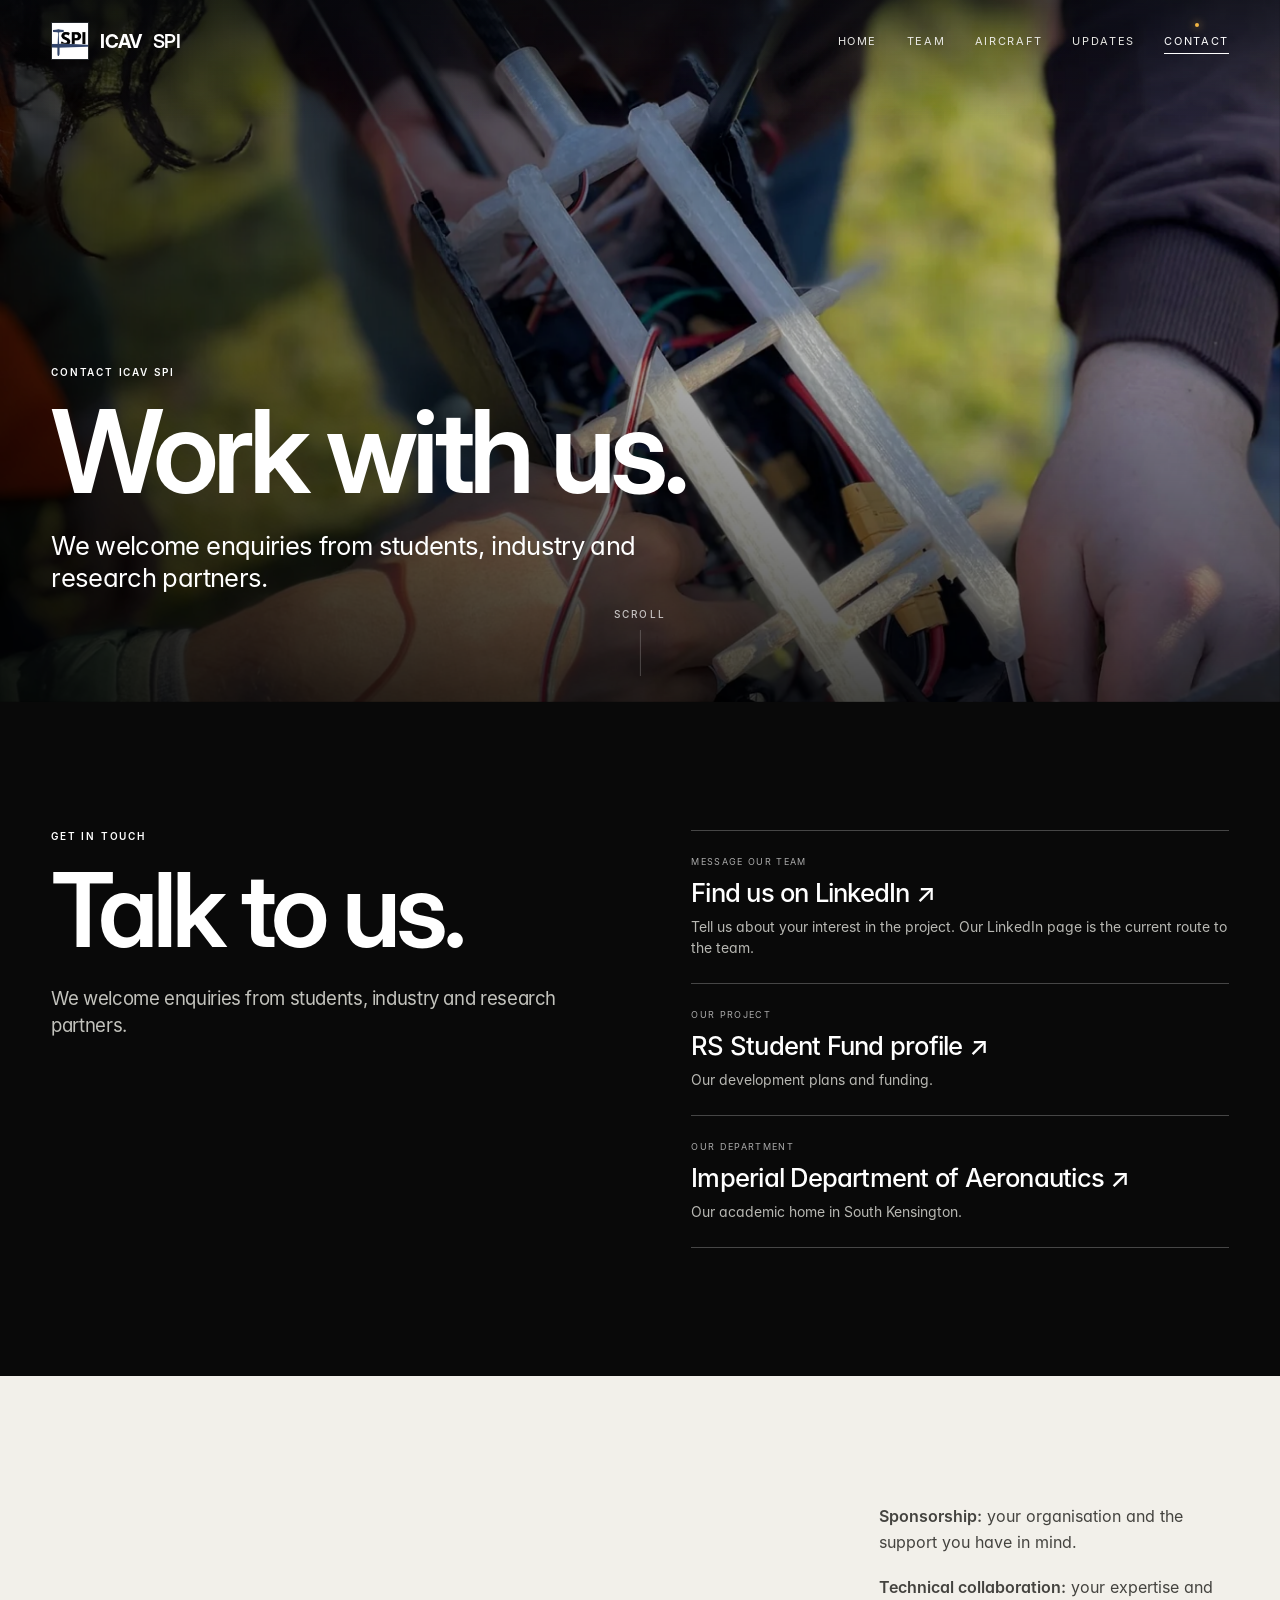
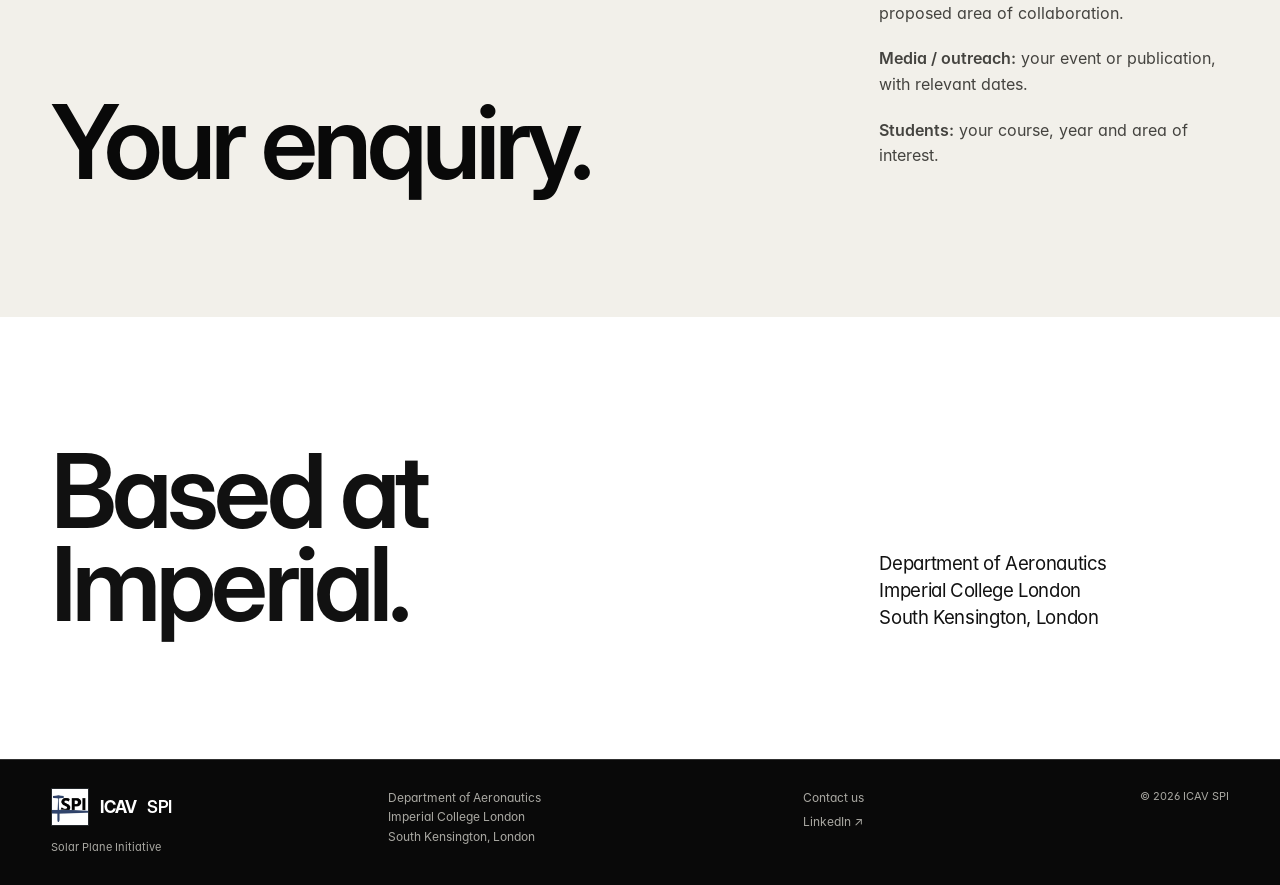
<file: contact.html>
<!doctype html><html lang="en"><head><meta charset="utf-8"><meta name="viewport" content="width=device-width,initial-scale=1"><meta name="theme-color" content="#090909"><link rel="icon" type="image/png" sizes="140x140" href="assets/spi-logo.png?v=20260922-spifix2"><link rel="shortcut icon" href="assets/spi-logo.png?v=20260922-spifix2"><link rel="apple-touch-icon" href="assets/spi-logo.png?v=20260922-spifix2"><meta name="description" content="Get in touch with us at ICAV SPI about joining the team, sponsorship, technical collaboration or events."><link rel="canonical" href="https://icav-spi.pages.dev/contact.html"><meta property="og:type" content="website"><meta property="og:site_name" content="ICAV SPI"><meta property="og:title" content="Contact | ICAV SPI"><meta property="og:description" content="Get in touch with us at ICAV SPI about joining the team, sponsorship, technical collaboration or events."><meta property="og:url" content="https://icav-spi.pages.dev/contact.html"><meta property="og:image" content="https://icav-spi.pages.dev/assets/og/contact.jpg"><meta property="og:image:width" content="1200"><meta property="og:image:height" content="630"><meta property="og:image:alt" content="Hands wiring the electronics inside an ICAV SPI airframe"><meta property="og:locale" content="en_GB"><meta name="twitter:card" content="summary_large_image"><meta name="twitter:title" content="Contact | ICAV SPI"><meta name="twitter:description" content="Get in touch with us at ICAV SPI about joining the team, sponsorship, technical collaboration or events."><meta name="twitter:image" content="https://icav-spi.pages.dev/assets/og/contact.jpg"><title>Contact | ICAV SPI</title><link rel="stylesheet" href="site.css?v=20260922-spifix2"><link rel="stylesheet" href="flight.css?v=20261009-motion1"><link rel="stylesheet" href="motion.css?v=20261009-fixes1"><link rel="preload" href="assets/fonts/inter-display-600.woff" as="font" type="font/woff" crossorigin><link rel="preload" href="assets/fonts/inter-400.woff" as="font" type="font/woff" crossorigin><link rel="stylesheet" href="polish.css?v=20261103-seo1"></head><body>
<header class="site-header"><a class="brand" href="index.html">ICAV <span>SPI</span></a><button class="menu" type="button" aria-expanded="false" aria-controls="site-navigation">Menu</button><nav class="nav" id="site-navigation" aria-label="Main navigation"><a href="index.html">Home</a><a href="team.html">Team</a><a href="aircraft.html">Aircraft</a><a href="updates.html">Updates</a><a class="active" href="contact.html">Contact</a></nav></header>
<a class="skip-link" href="#main-content">Skip to content</a>
<main id="main-content">
<section class="page-hero small contact"><img src="assets/images/airframe-electronics.webp" alt="Hands working on the wiring inside an ICAV SPI airframe" width="1500" height="2000" fetchpriority="high" decoding="async"><div class="shade"></div><div class="hero-copy"><p class="eyebrow">Contact ICAV SPI</p><h1>Work with us.</h1><p class="hero-deck">We welcome enquiries from students, industry and research partners.</p></div></section>

<section class="section black"><div class="contact-grid"><div><p class="label">Get in touch</p><h2 class="display">Talk to us.</h2><p class="lead" style="color:#c3c3bd;margin-top:28px">We welcome enquiries from students, industry and research partners.</p></div><div>
<a class="contact-option" href="https://www.linkedin.com/company/icavspi-solar-plane-initiative/" target="_blank" rel="noreferrer"><span>Message our team</span><strong>Find us on LinkedIn ↗</strong><p>Tell us about your interest in the project. Our LinkedIn page is the current route to the team.</p></a>
<a class="contact-option" href="https://www.rs-online.com/designspark/imperial-college-aerial-vehicles-solar-plane-initiative" target="_blank" rel="noreferrer"><span>Our project</span><strong>RS Student Fund profile ↗</strong><p>Our development plans and funding.</p></a>
<a class="contact-option" href="https://www.imperial.ac.uk/aeronautics/" target="_blank" rel="noreferrer"><span>Our department</span><strong>Imperial Department of Aeronautics ↗</strong><p>Our academic home in South Kensington.</p></a>
</div></div></section>

<section class="section paper"><div class="split"><h2 class="display">Your enquiry.</h2><div class="body-copy"><p><strong>Sponsorship:</strong> your organisation and the support you have in mind.</p><p><strong>Technical collaboration:</strong> your expertise and proposed area of collaboration.</p><p><strong>Media / outreach:</strong> your event or publication, with relevant dates.</p><p><strong>Students:</strong> your course, year and area of interest.</p></div></div></section>

<section class="section white"><div class="split"><h2 class="display">Based at Imperial.</h2><p class="lead">Department of Aeronautics<br>Imperial College London<br>South Kensington, London</p></div></section>
</main><footer class="footer footer-compact">
  <div class="footer-identity"><a class="brand" href="index.html">ICAV <span>SPI</span></a><p>Solar Plane Initiative</p></div>
  <address class="footer-location">Department of Aeronautics<br>Imperial College London<br>South Kensington, London</address>
  <div class="footer-links"><a href="contact.html">Contact us</a><a href="https://www.linkedin.com/company/icavspi-solar-plane-initiative/" target="_blank" rel="noreferrer">LinkedIn ↗</a></div>
  <p class="footer-copyright">© <span data-year></span> ICAV SPI</p>
</footer><script src="site.js?v=20261103-flight2"></script><script src="polish.js?v=20261103-seo1"></script></body></html>
</file>
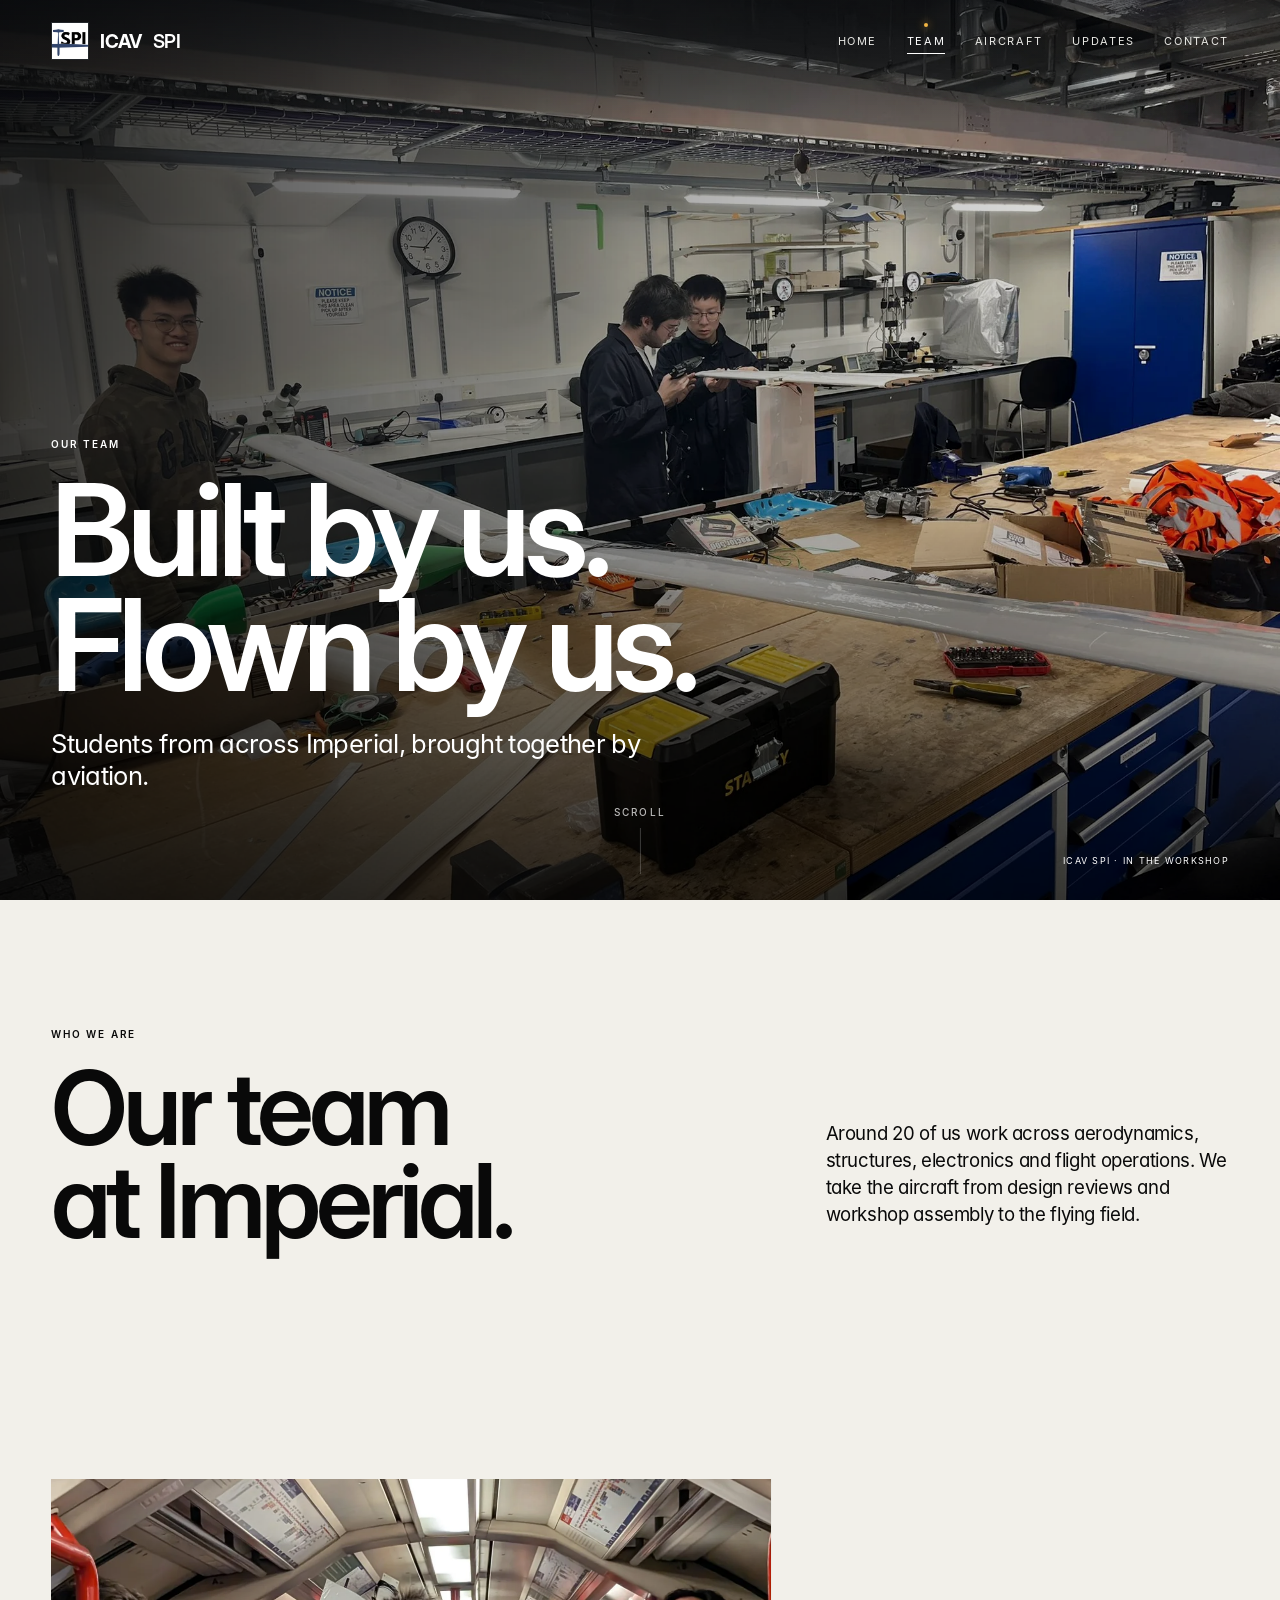
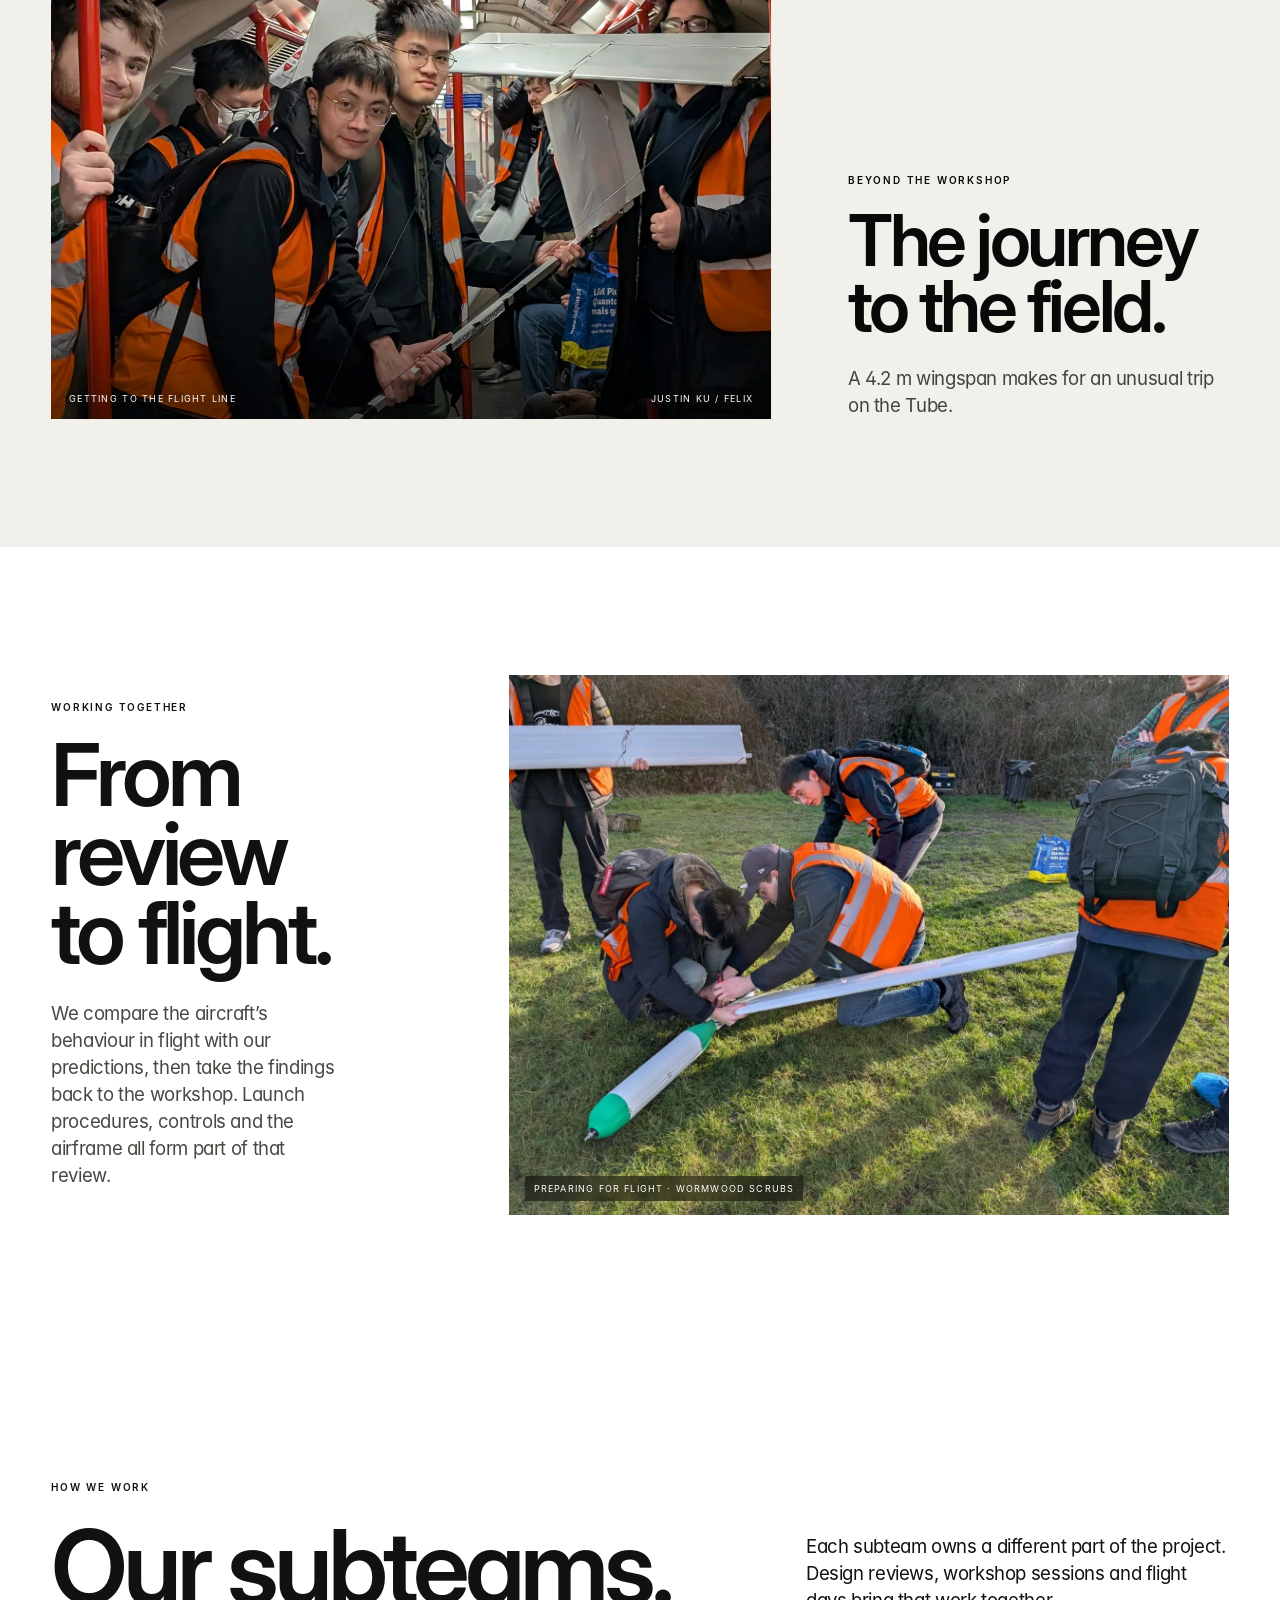
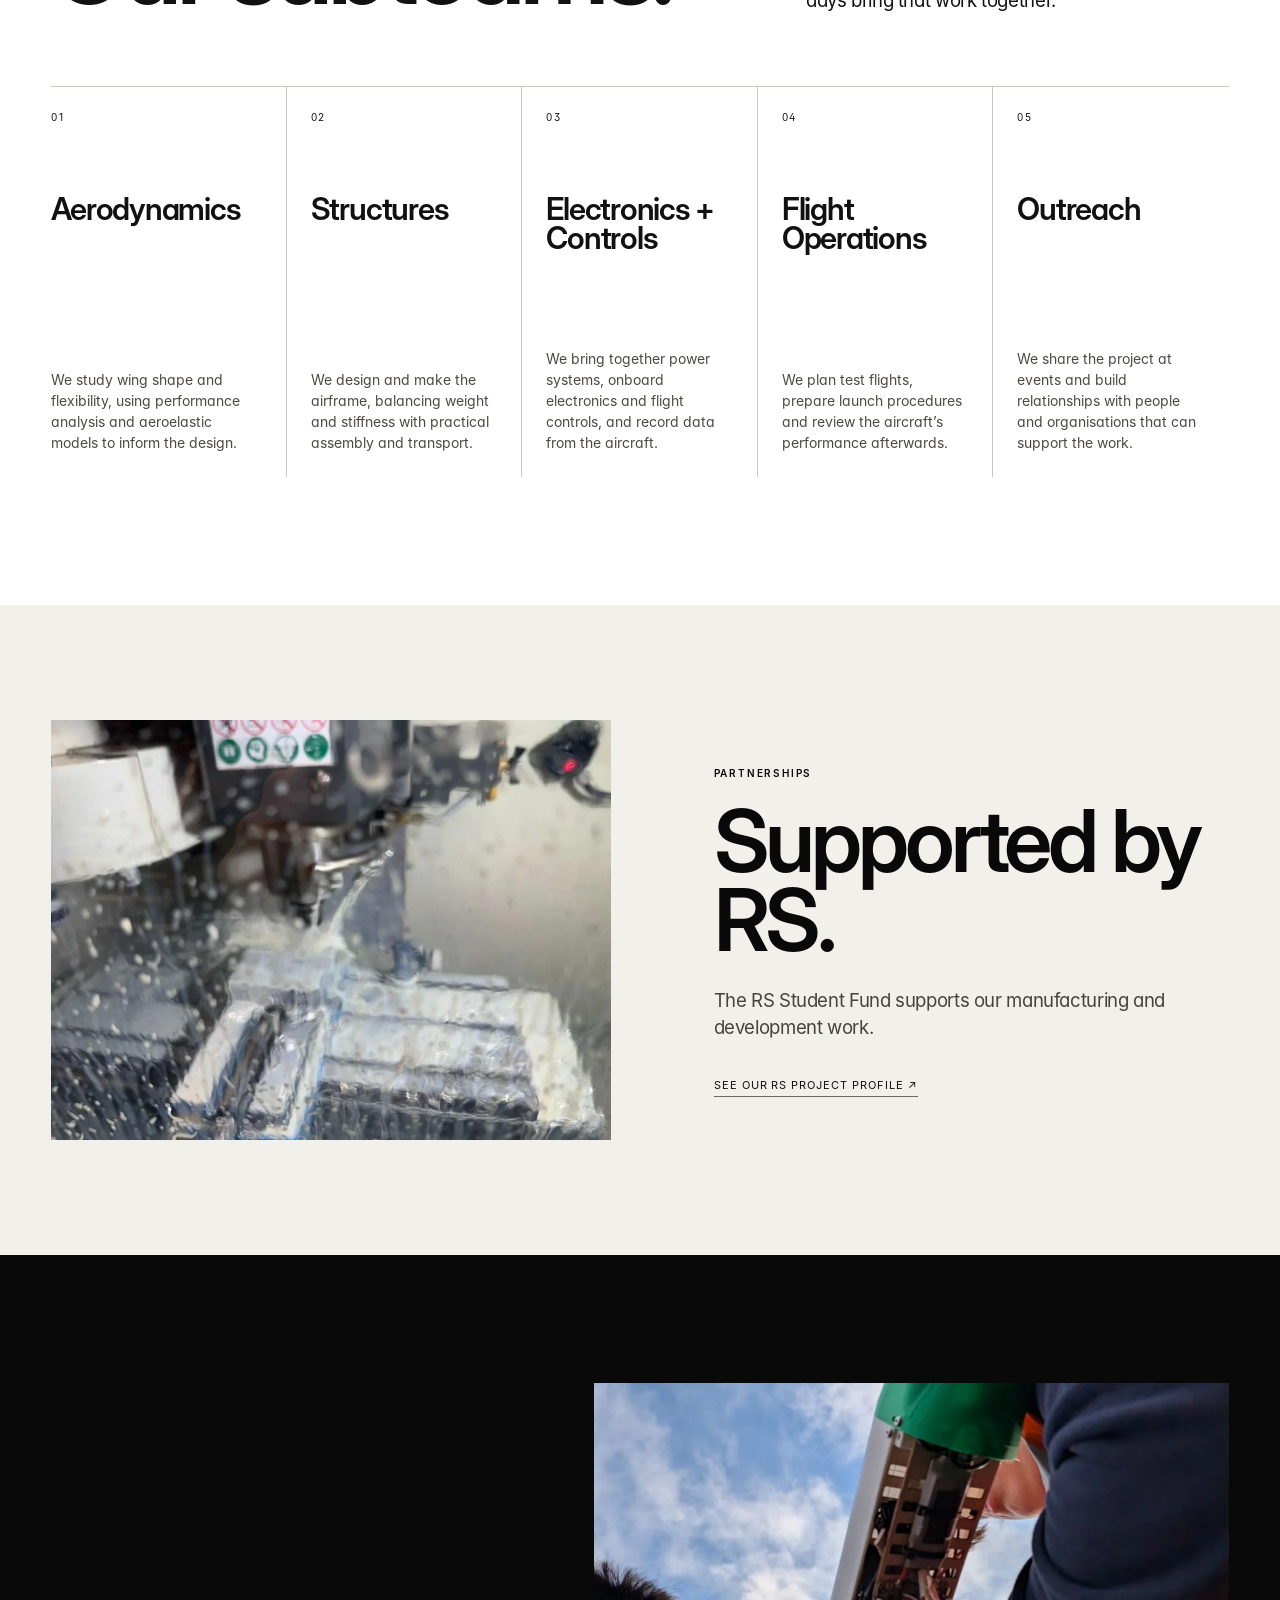
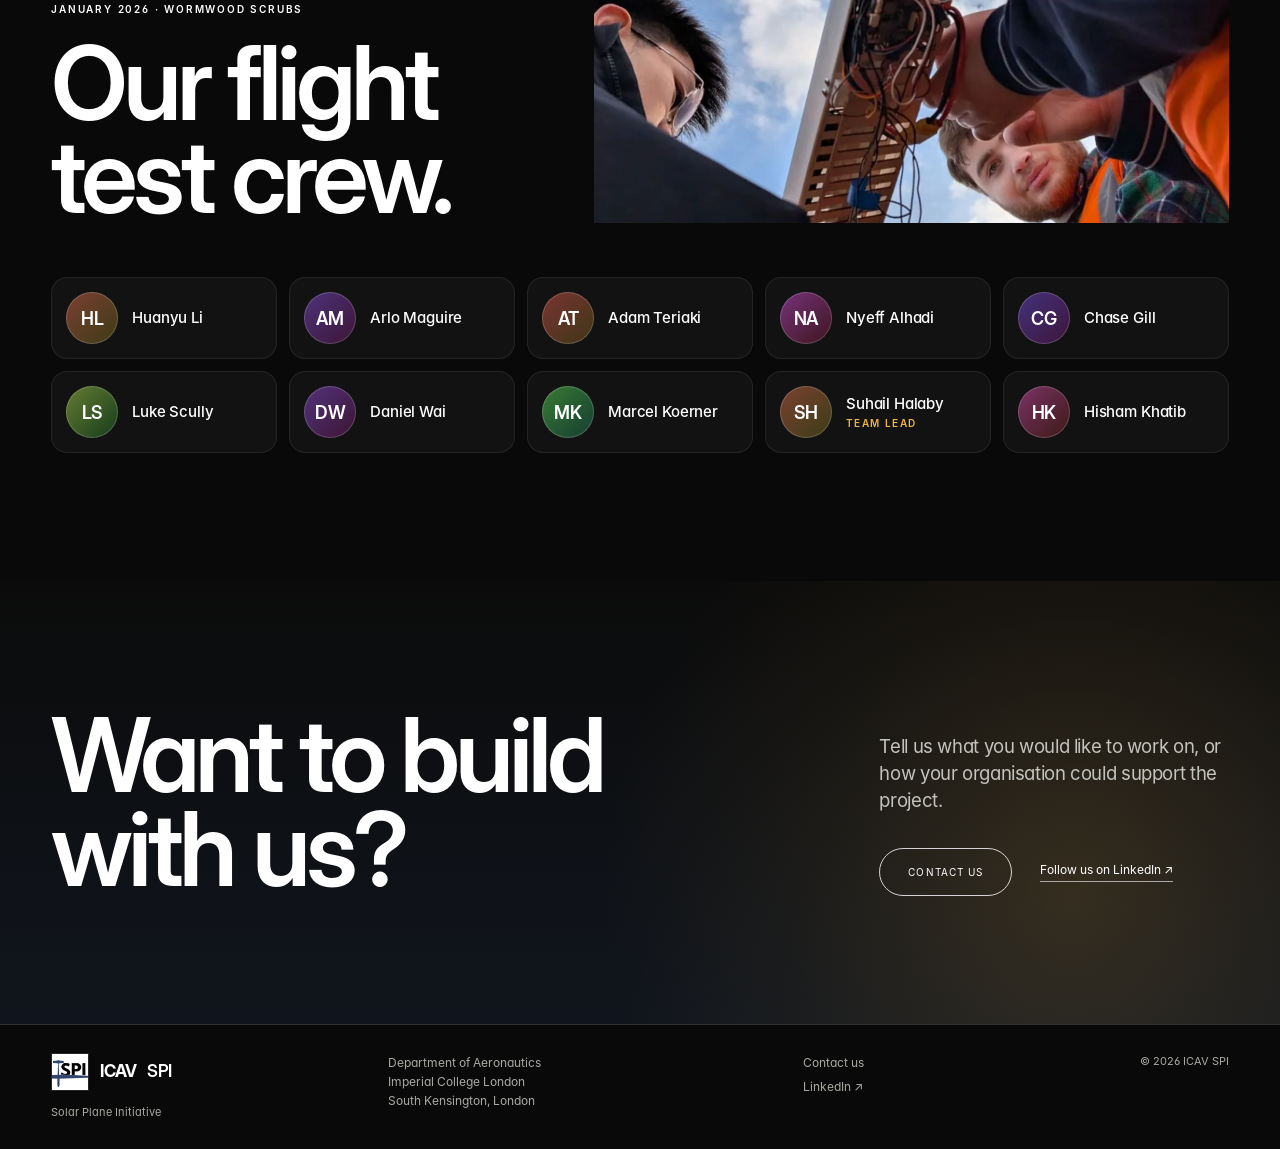
<file: team.html>
<!doctype html><html lang="en"><head><meta charset="utf-8"><meta name="viewport" content="width=device-width,initial-scale=1"><meta name="theme-color" content="#090909"><link rel="icon" type="image/png" sizes="140x140" href="assets/spi-logo.png?v=20260922-spifix2"><link rel="shortcut icon" href="assets/spi-logo.png?v=20260922-spifix2"><link rel="apple-touch-icon" href="assets/spi-logo.png?v=20260922-spifix2"><meta name="description" content="Meet our ICAV SPI team at Imperial College London and see how we design, build and test our aircraft together."><link rel="canonical" href="https://icav-spi.pages.dev/team.html"><meta property="og:type" content="website"><meta property="og:site_name" content="ICAV SPI"><meta property="og:title" content="Team | ICAV SPI"><meta property="og:description" content="Meet our ICAV SPI team at Imperial College London and see how we design, build and test our aircraft together."><meta property="og:url" content="https://icav-spi.pages.dev/team.html"><meta property="og:image" content="https://icav-spi.pages.dev/assets/og/team.jpg"><meta property="og:image:width" content="1200"><meta property="og:image:height" content="630"><meta property="og:image:alt" content="ICAV SPI students assembling the aircraft wing in the workshop"><meta property="og:locale" content="en_GB"><meta name="twitter:card" content="summary_large_image"><meta name="twitter:title" content="Team | ICAV SPI"><meta name="twitter:description" content="Meet our ICAV SPI team at Imperial College London and see how we design, build and test our aircraft together."><meta name="twitter:image" content="https://icav-spi.pages.dev/assets/og/team.jpg"><title>Team | ICAV SPI</title><link rel="stylesheet" href="site.css?v=20260922-spifix2"><link rel="stylesheet" href="flight.css?v=20261009-motion1"><link rel="stylesheet" href="motion.css?v=20261009-fixes1"><link rel="preload" href="assets/fonts/inter-display-600.woff" as="font" type="font/woff" crossorigin><link rel="preload" href="assets/fonts/inter-400.woff" as="font" type="font/woff" crossorigin><link rel="stylesheet" href="polish.css?v=20261103-seo1"></head><body>
<header class="site-header"><a class="brand" href="index.html">ICAV <span>SPI</span></a><button class="menu" type="button" aria-expanded="false" aria-controls="site-navigation">Menu</button><nav class="nav" id="site-navigation" aria-label="Main navigation"><a href="index.html">Home</a><a class="active" href="team.html">Team</a><a href="aircraft.html">Aircraft</a><a href="updates.html">Updates</a><a href="contact.html">Contact</a></nav></header>
<a class="skip-link" href="#main-content">Skip to content</a>
<main id="main-content">
<section class="page-hero team team-hero">
  <img src="assets/images/workshop-team.webp" alt="ICAV SPI students assembling the aircraft wing in the workshop" width="2000" height="1500" fetchpriority="high" decoding="async">
  <div class="shade"></div>
  <div class="hero-copy">
    <p class="eyebrow">Our team</p>
    <h1>Built by us.<br>Flown by us.</h1>
    <p class="hero-deck">Students from across Imperial, brought together by aviation.</p>
  </div>
  <div class="hero-meta">ICAV SPI · In the workshop</div>
</section>

<section class="section paper team-intro">
  <div class="team-intro-grid">
    <div>
      <p class="label">Who we are</p>
      <h2 class="display">Our team<br>at Imperial.</h2>
    </div>
    <div class="team-intro-copy">
      <p>Around 20 of us work across aerodynamics, structures, electronics and flight operations. We take the aircraft from design reviews and workshop assembly to the flying field.</p>
    </div>
  </div>
</section>

<section class="section paper team-life">
  <div class="team-life-grid">
    <figure class="team-life-main">
      <img src="assets/images/aircraft-on-the-tube.webp" alt="The ICAV SPI team transporting the demonstrator on the London Underground" width="1506" height="2000" loading="lazy" decoding="async">
      <figcaption><span>Getting to the flight line</span><span>Justin Ku / Felix</span></figcaption>
    </figure>
    <div class="team-life-copy">
      <p class="label">Beyond the workshop</p>
      <h2 class="display">The journey<br>to the field.</h2>
      <p class="lead">A 4.2 m wingspan makes for an unusual trip on the Tube.</p>
    </div>
  </div>
</section>

<section class="section white team-review">
  <div class="team-review-grid">
    <div class="team-review-copy">
      <p class="label">Working together</p>
      <h2 class="display">From review<br>to flight.</h2>
      <p class="lead">We compare the aircraft’s behaviour in flight with our predictions, then take the findings back to the workshop. Launch procedures, controls and the airframe all form part of that review.</p>
    </div>
    <figure class="team-review-image">
      <img src="assets/images/field-preparation.webp" alt="ICAV SPI students preparing the aircraft on the field before a flight test" width="1600" height="1204" loading="lazy" decoding="async">
      <figcaption>Preparing for flight · Wormwood Scrubs</figcaption>
    </figure>
  </div>
</section>

<section class="section white team-disciplines">
  <div class="team-section-head">
    <p class="label">How we work</p>
    <h2 class="display">Our subteams.</h2>
    <p class="lead">Each subteam owns a different part of the project. Design reviews, workshop sessions and flight days bring that work together.</p>
  </div>
  <div class="team-bands">
    <article><span>01</span><h3>Aerodynamics</h3><p>We study wing shape and flexibility, using performance analysis and aeroelastic models to inform the design.</p></article>
    <article><span>02</span><h3>Structures</h3><p>We design and make the airframe, balancing weight and stiffness with practical assembly and transport.</p></article>
    <article><span>03</span><h3>Electronics + Controls</h3><p>We bring together power systems, onboard electronics and flight controls, and record data from the aircraft.</p></article>
    <article><span>04</span><h3>Flight Operations</h3><p>We plan test flights, prepare launch procedures and review the aircraft’s performance afterwards.</p></article>
    <article><span>05</span><h3>Outreach</h3><p>We share the project at events and build relationships with people and organisations that can support the work.</p></article>
  </div>
</section>

<section class="section paper team-partner">
  <div class="team-partner-grid">
    <figure class="team-partner-image">
      <img src="assets/images/component-machining.webp" alt="An aircraft component being machined in the workshop" width="1024" height="768" loading="lazy" decoding="async">
    </figure>
    <div class="team-partner-copy">
      <p class="label">Partnerships</p>
      <h2 class="display">Supported by<br>RS.</h2>
      <p class="lead">The RS Student Fund supports our manufacturing and development work.</p>
      <a class="text-link dark-link" href="https://www.rs-online.com/designspark/imperial-college-aerial-vehicles-solar-plane-initiative" target="_blank" rel="noreferrer">See our RS project profile ↗</a>
    </div>
  </div>
</section>

<section class="section black team-testday">
  <div class="team-testday-grid">
    <div>
      <p class="label">January 2026 · Wormwood Scrubs</p>
      <h2 class="display">Our flight<br>test crew.</h2>
    </div>
    <figure class="team-testday-photo">
      <img src="assets/images/flight-day-assembly.webp" alt="ICAV SPI students fitting the aircraft nose and checking the assembly on test day" width="1155" height="1536" loading="lazy" decoding="async">
    </figure>
  </div>
  <!-- Crew cards. To add a headshot, put <img src="assets/team/firstname-lastname.webp" alt=""> inside .crew-face; to add a role, add <span class="crew-role">Role</span> after the name. -->
  <ul class="crew-grid" aria-label="January 2026 flight test crew"><li class="crew-card"><span class="crew-face" style="--h:10" aria-hidden="true">HL</span><span class="crew-name">Huanyu Li</span></li><li class="crew-card"><span class="crew-face" style="--h:262" aria-hidden="true">AM</span><span class="crew-name">Arlo Maguire</span></li><li class="crew-card"><span class="crew-face" style="--h:1" aria-hidden="true">AT</span><span class="crew-name">Adam Teriaki</span></li><li class="crew-card"><span class="crew-face" style="--h:297" aria-hidden="true">NA</span><span class="crew-name">Nyeff Alhadi</span></li><li class="crew-card"><span class="crew-face" style="--h:254" aria-hidden="true">CG</span><span class="crew-name">Chase Gill</span></li><li class="crew-card"><span class="crew-face" style="--h:78" aria-hidden="true">LS</span><span class="crew-name">Luke Scully</span></li><li class="crew-card"><span class="crew-face" style="--h:266" aria-hidden="true">DW</span><span class="crew-name">Daniel Wai</span></li><li class="crew-card"><span class="crew-face" style="--h:115" aria-hidden="true">MK</span><span class="crew-name">Marcel Koerner</span></li><li class="crew-card"><span class="crew-face" style="--h:12" aria-hidden="true">SH</span><span class="crew-name">Suhail Halaby</span><span class="crew-role">Team lead</span></li><li class="crew-card"><span class="crew-face" style="--h:317" aria-hidden="true">HK</span><span class="crew-name">Hisham Khatib</span></li></ul>
</section>

<section class="section black team-cta">
  <div class="split">
    <h2 class="display">Want to build with us?</h2>
    <div>
      <p class="lead" style="color:#c3c3bd">Tell us what you would like to work on, or how your organisation could support the project.</p>
      <div class="hero-actions"><a class="button" href="contact.html">Contact us</a><a class="text-link" href="https://www.linkedin.com/company/icavspi-solar-plane-initiative/" target="_blank" rel="noreferrer">Follow us on LinkedIn ↗</a></div>
    </div>
  </div>
</section>
</main>
<footer class="footer footer-compact">
  <div class="footer-identity"><a class="brand" href="index.html">ICAV <span>SPI</span></a><p>Solar Plane Initiative</p></div>
  <address class="footer-location">Department of Aeronautics<br>Imperial College London<br>South Kensington, London</address>
  <div class="footer-links"><a href="contact.html">Contact us</a><a href="https://www.linkedin.com/company/icavspi-solar-plane-initiative/" target="_blank" rel="noreferrer">LinkedIn ↗</a></div>
  <p class="footer-copyright">© <span data-year></span> ICAV SPI</p>
</footer><script src="site.js?v=20261103-flight2"></script><script src="polish.js?v=20261103-seo1"></script></body></html>
</file>
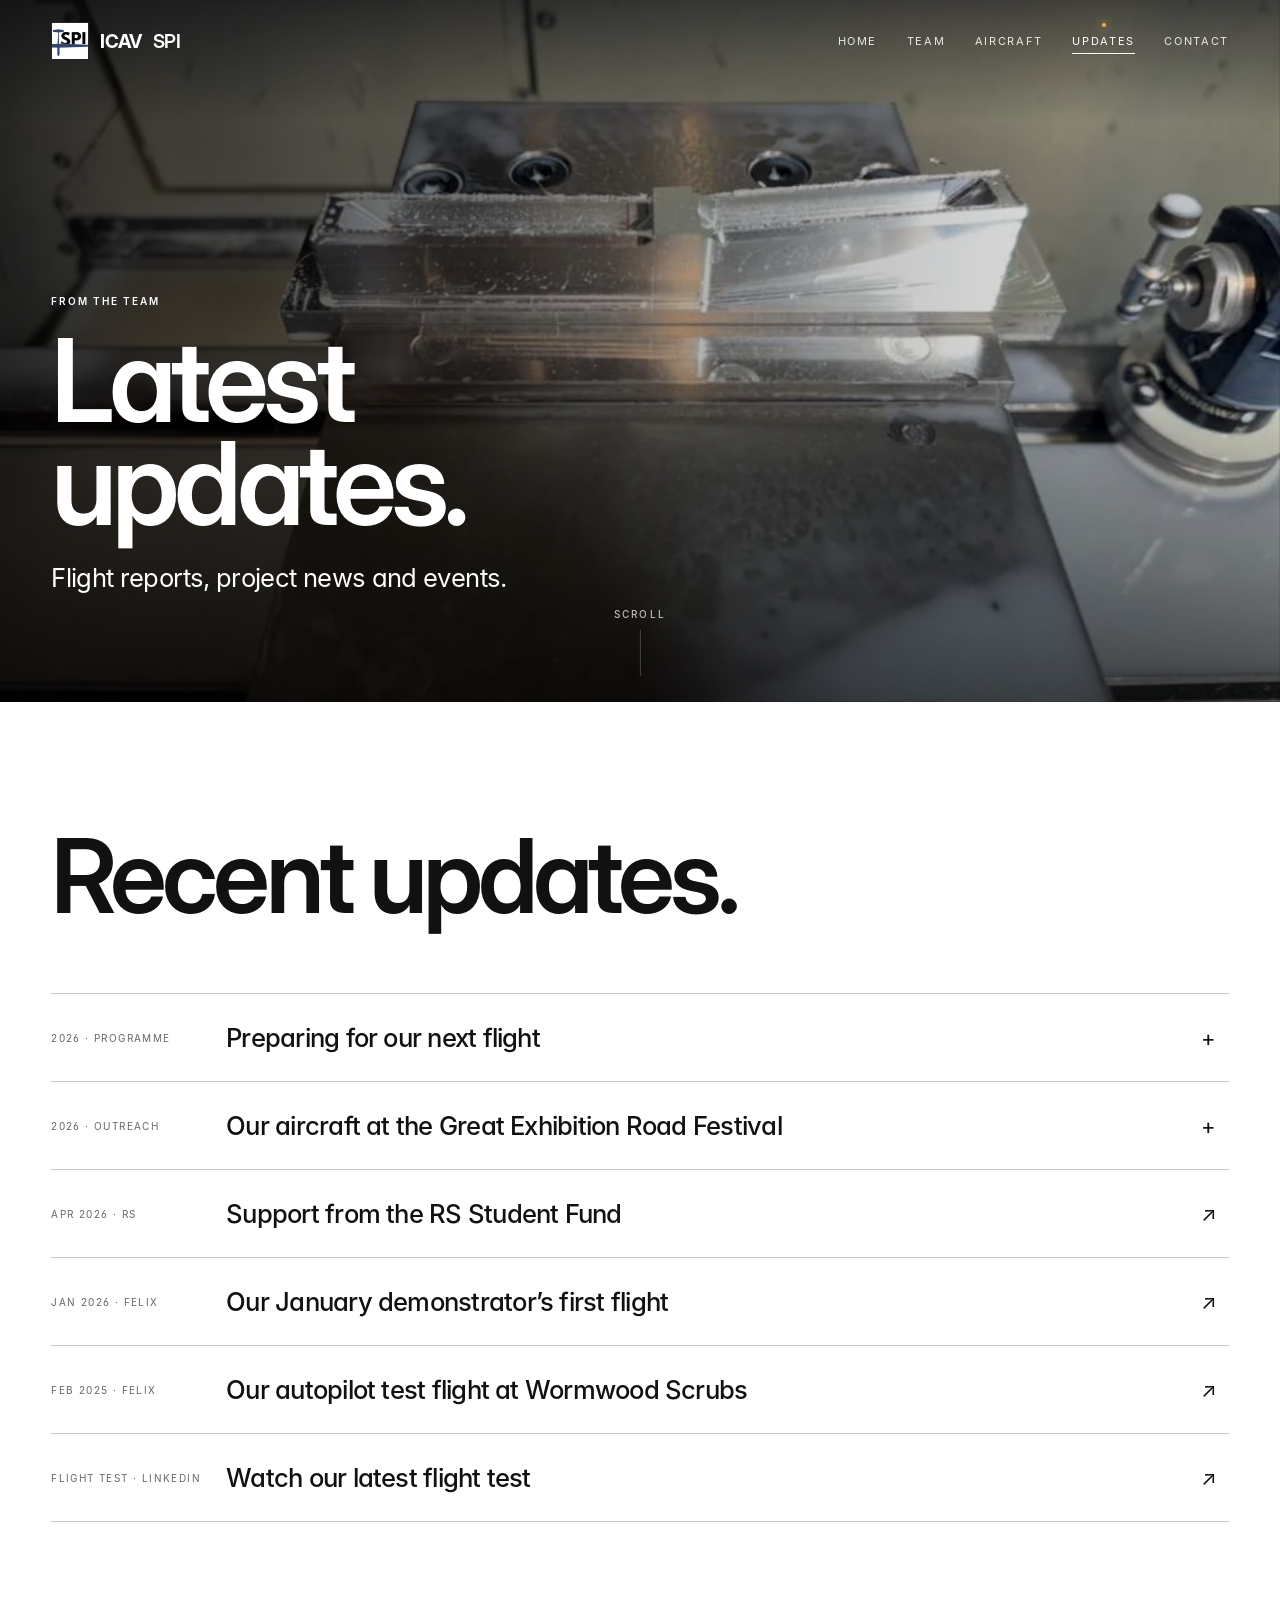
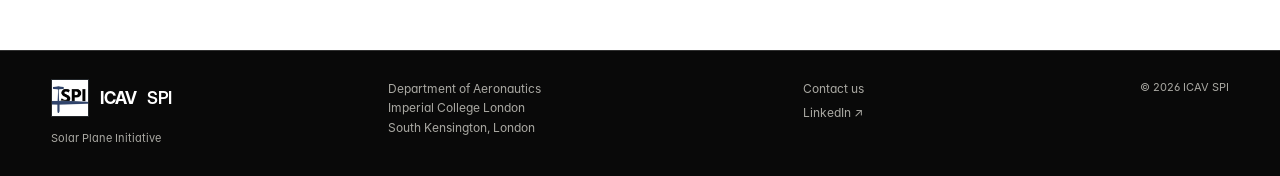
<file: updates.html>
<!doctype html><html lang="en"><head><meta charset="utf-8"><meta name="viewport" content="width=device-width,initial-scale=1"><meta name="theme-color" content="#090909"><link rel="icon" type="image/png" sizes="140x140" href="assets/spi-logo.png?v=20260922-spifix2"><link rel="shortcut icon" href="assets/spi-logo.png?v=20260922-spifix2"><link rel="apple-touch-icon" href="assets/spi-logo.png?v=20260922-spifix2"><meta name="description" content="Follow our progress at ICAV SPI, with flight reports, development notes and events."><link rel="canonical" href="https://icav-spi.pages.dev/updates.html"><meta property="og:type" content="website"><meta property="og:site_name" content="ICAV SPI"><meta property="og:title" content="Updates | ICAV SPI"><meta property="og:description" content="Follow our progress at ICAV SPI, with flight reports, development notes and events."><meta property="og:url" content="https://icav-spi.pages.dev/updates.html"><meta property="og:image" content="https://icav-spi.pages.dev/assets/og/updates.jpg"><meta property="og:image:width" content="1200"><meta property="og:image:height" content="630"><meta property="og:image:alt" content="A machined ICAV SPI aircraft component"><meta property="og:locale" content="en_GB"><meta name="twitter:card" content="summary_large_image"><meta name="twitter:title" content="Updates | ICAV SPI"><meta name="twitter:description" content="Follow our progress at ICAV SPI, with flight reports, development notes and events."><meta name="twitter:image" content="https://icav-spi.pages.dev/assets/og/updates.jpg"><title>Updates | ICAV SPI</title><link rel="stylesheet" href="site.css?v=20260922-spifix2"><link rel="stylesheet" href="flight.css?v=20261009-motion1"><link rel="stylesheet" href="motion.css?v=20261009-fixes1"><link rel="preload" href="assets/fonts/inter-display-600.woff" as="font" type="font/woff" crossorigin><link rel="preload" href="assets/fonts/inter-400.woff" as="font" type="font/woff" crossorigin><link rel="stylesheet" href="polish.css?v=20261103-seo1"></head><body>
<header class="site-header"><a class="brand" href="index.html">ICAV <span>SPI</span></a><button class="menu" type="button" aria-expanded="false" aria-controls="site-navigation">Menu</button><nav class="nav" id="site-navigation" aria-label="Main navigation"><a href="index.html">Home</a><a href="team.html">Team</a><a href="aircraft.html">Aircraft</a><a class="active" href="updates.html">Updates</a><a href="contact.html">Contact</a></nav></header>
<a class="skip-link" href="#main-content">Skip to content</a>
<main id="main-content">
<section class="page-hero small"><img src="assets/images/machined-component.webp" alt="A machined ICAV SPI component held in the workshop mill" width="1024" height="768" fetchpriority="high" decoding="async"><div class="shade"></div><div class="hero-copy"><p class="eyebrow">From the team</p><h1>Latest<br>updates.</h1><p class="hero-deck">Flight reports, project news and events.</p></div></section>

<section class="section white"><div class="split" style="margin-bottom:70px"><h2 class="display">Recent updates.</h2></div><div class="news-list">
<details class="news-entry" id="next-flight"><summary><span>2026 · Programme</span><strong>Preparing for our next flight</strong><b aria-hidden="true">+</b></summary><div class="news-body"><p>Our next airframe was presented at the Great Exhibition Road Festival. The programme moves from airframe manufacture into system integration, ground testing and preparations for flight.</p><p>The published roadmap set out ground testing in August and a maiden flight campaign in September. These are programme targets; a flight report will follow once the next flight has taken place.</p><a class="text-link dark-link" href="aircraft.html">See the aircraft →</a></div></details>
<details class="news-entry" id="festival"><summary><span>2026 · Outreach</span><strong>Our aircraft at the Great Exhibition Road Festival</strong><b aria-hidden="true">+</b></summary><div class="news-body"><p>We brought our latest airframe to the Great Exhibition Road Festival and welcomed visitors to the stand over two days. Alongside Imperial’s Department of Aeronautics, we shared the work behind the wing, lightweight structure and solar flight programme.</p><p>The event also gave us the opportunity to introduce the team and talk about the next stages of development.</p><a class="text-link dark-link" href="https://www.linkedin.com/company/icavspi-solar-plane-initiative/" target="_blank" rel="noreferrer">More from the team on LinkedIn ↗</a></div></details>
<a class="news-link" href="https://www.rs-online.com/designspark/imperial-college-aerial-vehicles-solar-plane-initiative" target="_blank" rel="noreferrer"><span>Apr 2026 · RS</span><strong>Support from the RS Student Fund</strong><b>↗</b></a>
<a class="news-link" href="https://felixonline.co.uk/articles/maiden-flight-for-ic-aerial-vehicles-solar-plane/" target="_blank" rel="noreferrer"><span>Jan 2026 · Felix</span><strong>Our January demonstrator’s first flight</strong><b>↗</b></a>
<a class="news-link" href="https://felixonline.co.uk/articles/aerial-underdogs-triumph-in-auto-pilot-test-flight/" target="_blank" rel="noreferrer"><span>Feb 2025 · Felix</span><strong>Our autopilot test flight at Wormwood Scrubs</strong><b>↗</b></a>
<a class="news-link" href="https://www.linkedin.com/posts/icavspi-solar-plane-initiative_icavspi-flighttest-sustainableaviation-activity-7421488337015771136-tmuu" target="_blank" rel="noreferrer"><span>Flight test · LinkedIn</span><strong>Watch our latest flight test</strong><b>↗</b></a>
</div></section>

</main><footer class="footer footer-compact">
  <div class="footer-identity"><a class="brand" href="index.html">ICAV <span>SPI</span></a><p>Solar Plane Initiative</p></div>
  <address class="footer-location">Department of Aeronautics<br>Imperial College London<br>South Kensington, London</address>
  <div class="footer-links"><a href="contact.html">Contact us</a><a href="https://www.linkedin.com/company/icavspi-solar-plane-initiative/" target="_blank" rel="noreferrer">LinkedIn ↗</a></div>
  <p class="footer-copyright">© <span data-year></span> ICAV SPI</p>
</footer><script src="site.js?v=20261103-flight2"></script><script src="polish.js?v=20261103-seo1"></script></body></html>
</file>
<file: site.css>
:root{--ink:#090909;--paper:#f2f0ea;--white:#fff;--muted:#aaa9a3;--line:#cbc9c1;--pad:clamp(22px,4vw,72px)}
*{box-sizing:border-box}html{scroll-behavior:smooth}body{margin:0;background:var(--ink);color:#fff;font-family:"Helvetica Neue",Helvetica,Arial,sans-serif;-webkit-font-smoothing:antialiased}a{color:inherit;text-decoration:none}img{display:block;width:100%}button,input,textarea{font:inherit}
.site-header{position:fixed;z-index:80;inset:0 0 auto;display:flex;align-items:center;justify-content:space-between;padding:21px var(--pad);color:#fff;mix-blend-mode:difference}.brand{display:inline-flex;align-items:center;gap:11px;font-size:19px;font-weight:800;letter-spacing:-.05em}.brand:before{content:"";width:34px;height:34px;flex:0 0 auto;background:url("assets/spi-logo.svg?v=20260922-spi") center/contain no-repeat;border-radius:3px}.brand span{font-weight:400}.nav{display:flex;gap:clamp(17px,2.3vw,40px)}.nav a,.menu{font-size:10px;letter-spacing:.15em;text-transform:uppercase}.nav a.active{border-bottom:1px solid currentColor;padding-bottom:4px}.menu{display:none;border:0;background:none;color:inherit}
.page-hero{position:relative;min-height:100svh;overflow:hidden;background:#111}.page-hero.small{min-height:78svh}.page-hero>img{position:absolute;inset:0;height:100%;object-fit:cover;filter:saturate(.86) contrast(1.03)}.page-hero.team>img{object-position:center 46%}.page-hero.aircraft>img{object-position:center 55%}.page-hero.contact>img{object-position:center}.shade{position:absolute;inset:0;background:linear-gradient(90deg,rgba(0,0,0,.78),rgba(0,0,0,.28) 58%,rgba(0,0,0,.05)),linear-gradient(0deg,rgba(0,0,0,.65),transparent 48%)}.hero-copy{position:absolute;z-index:2;left:var(--pad);bottom:clamp(88px,12vh,145px);width:min(1120px,calc(100% - var(--pad)*2))}.eyebrow,.label{margin:0 0 22px;font-size:10px;font-weight:700;letter-spacing:.18em;text-transform:uppercase}.page-hero h1,.display{margin:0;font-weight:700;letter-spacing:-.065em;line-height:.91}.page-hero h1{font-size:clamp(64px,10vw,158px)}.page-hero.small h1{font-size:clamp(62px,9vw,140px)}.hero-deck{max-width:690px;margin:26px 0 0;font-size:clamp(18px,2vw,27px);line-height:1.25;letter-spacing:-.025em}.hero-actions{display:flex;gap:28px;align-items:center;margin-top:34px}.button{display:inline-flex;align-items:center;min-height:48px;padding:0 20px;border:1px solid rgba(255,255,255,.8);font-size:10px;letter-spacing:.11em;text-transform:uppercase;transition:.2s}.button:hover{background:#fff;color:#000}.text-link{padding-bottom:4px;border-bottom:1px solid rgba(255,255,255,.5);font-size:12px}.hero-meta{position:absolute;z-index:2;right:var(--pad);bottom:34px;font-size:9px;letter-spacing:.14em;text-transform:uppercase}
.section{padding:clamp(92px,10vw,165px) var(--pad)}.paper{background:var(--paper);color:var(--ink)}.white{background:#fff;color:#111}.black{background:var(--ink);color:#fff}.split{display:grid;grid-template-columns:1.35fr .65fr;gap:clamp(48px,8vw,130px);align-items:end}.display{font-size:clamp(56px,8vw,128px)}.lead{max-width:510px;margin:0;font-size:clamp(18px,1.45vw,24px);line-height:1.45;letter-spacing:-.02em}.body-copy{font-size:16px;line-height:1.6;color:#44433f}.body-copy p{margin:0 0 20px}
.stats{display:grid;grid-template-columns:repeat(4,1fr);padding:66px var(--pad);background:var(--ink)}.stat{min-height:120px;padding:15px 26px 0 0;border-top:1px solid rgba(255,255,255,.24)}.stat+.stat{padding-left:26px;border-left:1px solid rgba(255,255,255,.14)}.stat span{display:block;color:var(--muted);font-size:9px;letter-spacing:.14em;text-transform:uppercase}.stat strong{display:block;margin-top:32px;font-size:clamp(24px,2.3vw,38px);letter-spacing:-.05em}
.photo-grid{display:grid;grid-template-columns:1.15fr .85fr;gap:16px}.photo-stack{display:grid;grid-template-rows:1fr 1fr;gap:16px}.photo{position:relative;overflow:hidden;background:#ccc;min-height:320px}.photo.tall{min-height:720px}.photo img{height:100%;object-fit:cover}.photo:after{content:"";position:absolute;inset:58% 0 0;background:linear-gradient(transparent,rgba(0,0,0,.62));pointer-events:none}.caption{position:absolute;z-index:2;left:18px;right:18px;bottom:16px;display:flex;justify-content:space-between;gap:16px;color:#fff;font-size:9px;letter-spacing:.12em;text-transform:uppercase;text-shadow:0 1px 9px rgba(0,0,0,.7)}
.rows{border-top:1px solid var(--line)}.row{display:grid;grid-template-columns:100px 1fr 1fr;gap:30px;padding:27px 0;border-bottom:1px solid var(--line);align-items:start}.row .num{font-size:10px;letter-spacing:.15em}.row h3{margin:0;font-size:clamp(30px,4vw,60px);letter-spacing:-.055em;line-height:.95}.row p{max-width:540px;margin:4px 0 0;color:#474640;font-size:15px;line-height:1.5}
.people{display:grid;grid-template-columns:repeat(2,1fr);border-top:1px solid var(--line)}.person{padding:28px 0;border-bottom:1px solid var(--line);display:grid;grid-template-columns:120px 1fr;gap:20px}.person:nth-child(odd){padding-right:34px}.person:nth-child(even){padding-left:34px;border-left:1px solid var(--line)}.person span{font-size:10px;letter-spacing:.15em;text-transform:uppercase;color:#666}.person strong{font-size:clamp(22px,2vw,32px);font-weight:500;letter-spacing:-.03em}
.timeline{border-top:1px solid rgba(255,255,255,.25)}.timeline-row{display:grid;grid-template-columns:150px 1fr;gap:24px;padding:25px 0;border-bottom:1px solid rgba(255,255,255,.2)}.timeline-row span{font-size:9px;letter-spacing:.15em;text-transform:uppercase;color:#aaa}.timeline-row strong{font-size:clamp(20px,2vw,30px);font-weight:500;letter-spacing:-.03em}
.news-list{border-top:1px solid var(--line)}.news-link{display:grid;grid-template-columns:150px 1fr 28px;gap:25px;align-items:center;padding:28px 0;border-bottom:1px solid var(--line);transition:padding .2s}.news-link:hover{padding-left:10px}.news-link span{font-size:10px;letter-spacing:.14em;text-transform:uppercase;color:#666}.news-link strong{font-size:clamp(21px,2vw,31px);font-weight:500;letter-spacing:-.03em}.news-link b{font-size:20px;font-weight:400}
.contact-grid{display:grid;grid-template-columns:1fr 1fr;gap:clamp(55px,8vw,130px)}.contact-option{padding:25px 0;border-top:1px solid rgba(255,255,255,.25)}.contact-option:last-child{border-bottom:1px solid rgba(255,255,255,.25)}.contact-option span{display:block;margin-bottom:10px;font-size:9px;letter-spacing:.15em;text-transform:uppercase;color:#aaa}.contact-option strong{font-size:clamp(20px,2vw,30px);font-weight:500;letter-spacing:-.03em}.contact-option p{max-width:550px;margin:8px 0 0;color:#b8b8b3;font-size:14px;line-height:1.5}
.loiter{height:320vh;position:relative;background:#0c0e12}.sticky{position:sticky;top:0;height:100svh;overflow:hidden;padding:26px var(--pad) 34px;background:#0b1423;isolation:isolate}.sky{position:absolute;inset:0;z-index:0;background:linear-gradient(180deg,var(--sky-top,#7d91aa) 0%,var(--sky-mid,#aebdca) 48%,var(--sky-bottom,#6d7f92) 100%);transition:background .08s linear}.sky:before{content:"";position:absolute;z-index:1;inset:44% 0 0;background:radial-gradient(60% 13% at 24% 11%,rgba(255,255,255,.24),transparent 72%),radial-gradient(55% 12% at 74% 12%,rgba(255,255,255,.18),transparent 72%),linear-gradient(180deg,rgba(255,255,255,.12),transparent 36%);opacity:var(--cloud-opacity,.9)}.sky:after{content:"";position:absolute;z-index:1;inset:0;background:linear-gradient(90deg,rgba(14,24,38,.22),transparent 34%,transparent 68%,rgba(20,29,41,.2));opacity:.7}.sun,.moon{position:absolute;z-index:3;width:clamp(70px,7vw,118px);aspect-ratio:1;border-radius:50%;transform:translate(-50%,-50%);pointer-events:none}.sun{left:var(--sun-x,28%);top:var(--sun-y,18%);opacity:var(--sun-opacity,1);background:radial-gradient(circle,rgba(255,253,229,1) 0 19%,rgba(255,240,176,.58) 36%,rgba(255,225,136,.17) 58%,transparent 74%);box-shadow:0 0 65px rgba(255,235,170,.32)}.moon{left:var(--moon-x,72%);top:var(--moon-y,18%);opacity:var(--moon-opacity,0);width:clamp(34px,3.1vw,54px);background:#f0f3f8;box-shadow:0 0 30px rgba(211,224,245,.2)}.stars{position:absolute;z-index:2;inset:0;opacity:var(--stars-opacity,0);background-image:radial-gradient(circle at 10% 18%,rgba(255,255,255,.82) 0 1px,transparent 1.5px),radial-gradient(circle at 24% 11%,rgba(255,255,255,.6) 0 1px,transparent 1.5px),radial-gradient(circle at 39% 25%,rgba(255,255,255,.75) 0 1px,transparent 1.5px),radial-gradient(circle at 55% 13%,rgba(255,255,255,.62) 0 1px,transparent 1.5px),radial-gradient(circle at 69% 22%,rgba(255,255,255,.8) 0 1px,transparent 1.5px),radial-gradient(circle at 82% 12%,rgba(255,255,255,.66) 0 1px,transparent 1.5px),radial-gradient(circle at 92% 29%,rgba(255,255,255,.78) 0 1px,transparent 1.5px),radial-gradient(circle at 16% 37%,rgba(255,255,255,.5) 0 1px,transparent 1.5px),radial-gradient(circle at 46% 35%,rgba(255,255,255,.64) 0 1px,transparent 1.5px),radial-gradient(circle at 75% 39%,rgba(255,255,255,.7) 0 1px,transparent 1.5px);background-size:100% 100%}.horizon-glow{position:absolute;z-index:2;left:0;right:0;top:42%;height:18%;opacity:var(--horizon-opacity,.25);background:linear-gradient(180deg,transparent,rgba(255,203,154,.38) 45%,rgba(255,242,223,.15) 63%,transparent)}.topline{display:flex;justify-content:space-between;position:relative;z-index:4;padding-top:52px;border-top:0;font-size:9px;letter-spacing:.18em;text-transform:uppercase}.hours{position:absolute;z-index:4;top:14.5%;left:var(--pad);display:flex;align-items:flex-start;gap:20px}.hours>span{font-size:clamp(100px,20vw,320px);line-height:.72;font-weight:700;letter-spacing:-.09em;font-variant-numeric:tabular-nums}.hours-meta{padding-top:clamp(72px,8vw,118px)}.hours strong{display:block;font-size:clamp(24px,3vw,49px);line-height:.88;letter-spacing:-.04em}.hours small{display:block;margin-top:9px;font-size:9px;letter-spacing:.16em;text-transform:uppercase}.orbit{position:absolute;inset:0;width:100%;height:100%;overflow:visible;z-index:2}.track,.progress{fill:none;stroke-width:2;vector-effect:non-scaling-stroke;stroke-linecap:round}.track{stroke:rgba(255,255,255,.22);stroke-dasharray:1 12}.progress{stroke:rgba(255,255,255,.9);filter:drop-shadow(0 0 3px rgba(255,255,255,.28))}.orbit-node{fill:rgba(255,255,255,.96);filter:drop-shadow(0 0 7px rgba(255,255,255,.55))}.orbit-node-soft{opacity:.86}.plane{filter:drop-shadow(0 2px 5px rgba(8,16,28,.22))}.plane .uav-outline path{fill:rgba(255,255,255,.94);stroke:rgba(255,255,255,.99);stroke-width:1.1;stroke-linecap:round;stroke-linejoin:round;vector-effect:non-scaling-stroke}.plane .uav-fuselage{stroke-width:1.25!important}.plane .uav-tailboom{fill:none!important;stroke-width:3.2!important}.plane .uav-panels path{fill:none;stroke:rgba(123,151,180,.78);stroke-width:.9;stroke-linecap:round;vector-effect:non-scaling-stroke}.telemetry{position:absolute;z-index:4;bottom:30px;left:var(--pad);right:var(--pad);display:grid;grid-template-columns:1.15fr 1fr 1fr .65fr;align-items:center;padding-top:12px;border-top:1px solid rgba(255,255,255,.48)}.telemetry>div{min-height:40px;padding-right:22px;margin-right:22px;border-right:1px solid rgba(255,255,255,.24);display:flex;align-items:center;gap:20px}.telemetry>div:last-child{border:0;margin:0;padding:0;justify-content:flex-end}.telemetry span,.telemetry strong{text-transform:uppercase;letter-spacing:.16em}.telemetry span{font-size:9px}.telemetry strong{font-size:11px}.telemetry strong b{font:inherit}.telemetry-active i{width:9px;height:9px;border-radius:50%;background:#e6fff0;box-shadow:0 0 10px rgba(225,255,238,.95)}
.footer{padding:26px var(--pad) 32px;border-top:1px solid rgba(255,255,255,.16);display:grid;grid-template-columns:1fr 2fr 1fr;gap:30px;align-items:center;color:var(--muted);font-size:10px}.footer p{margin:0}.footer p:last-child{text-align:right}.footer .brand{color:#fff}
@media(max-width:850px){.site-header{mix-blend-mode:normal;background:rgba(8,8,8,.86);backdrop-filter:blur(14px)}.brand:before{width:34px;height:34px}.menu{display:block}.nav{position:fixed;top:60px;left:0;right:0;display:none;flex-direction:column;padding:22px var(--pad) 30px;background:#0a0a0a}.nav.open{display:flex}.hero-copy{bottom:105px}.page-hero h1,.page-hero.small h1{font-size:clamp(58px,15vw,100px)}.hero-actions{flex-direction:column;align-items:flex-start;gap:18px}.hero-meta{display:none}.split,.contact-grid{grid-template-columns:1fr}.stats{grid-template-columns:1fr 1fr}.stat:nth-child(3){border-left:0;padding-left:0}.photo-grid{grid-template-columns:1fr}.photo.tall{min-height:560px}.photo-stack{grid-template-columns:1fr 1fr;grid-template-rows:none}.photo-stack .photo{min-height:300px}.row{grid-template-columns:55px 1fr}.row p{grid-column:2}.people{grid-template-columns:1fr}.person,.person:nth-child(odd),.person:nth-child(even){padding:24px 0;border-left:0}.news-link{grid-template-columns:100px 1fr 20px}.telemetry{grid-template-columns:1fr 1fr;row-gap:12px}.telemetry>div{display:flex;border-right:0;margin-right:0;padding-right:12px}.telemetry>div:nth-child(3),.telemetry>div:nth-child(4){display:none}.hours{top:18%;display:block}.hours>span{display:block;font-size:30vw}.hours-meta{padding-top:0;margin-top:10px}.footer{grid-template-columns:1fr;gap:12px}.footer p:last-child{text-align:left}}
@media(max-width:540px){.brand:before{display:block}.stats{grid-template-columns:1fr}.stat,.stat+.stat,.stat:nth-child(3){border-left:0;padding-left:0}.photo-stack{grid-template-columns:1fr}.topline span:last-child{display:none}.people .person{grid-template-columns:1fr}.news-link{grid-template-columns:1fr 20px}.news-link span{grid-column:1/-1}.news-link strong{grid-column:1}.timeline-row{grid-template-columns:95px 1fr}}
/* 2026-09-19 loiter/header corrections */
.site-header{border:0!important;box-shadow:none!important;outline:0!important}
.topline{border:0!important;border-top:0!important;box-shadow:none!important;outline:0!important}
.topline:before,.topline:after{display:none!important;content:none!important}
.sticky{border:0!important;box-shadow:none!important}
.progress-dot{fill:rgba(255,255,255,.99);filter:drop-shadow(0 0 10px rgba(255,255,255,.72))}
.brand:before{
  content:""!important;
  width:34px!important;
  height:34px!important;
  flex:0 0 34px!important;
  background-image:url("assets/icav-mark.svg")!important;
  background-repeat:no-repeat!important;
  background-position:center!important;
  background-size:contain!important;
  border-radius:0!important;
}


/* 2026-09-19 homepage slideshow refresh */
.home-hero{min-height:100svh;background:#070a10}
.home-hero-slides{position:absolute;inset:0}
.home-hero-slide{position:absolute;inset:0;margin:0;opacity:0;overflow:hidden;transition:opacity .85s ease}
.home-hero-slide.active{opacity:1}
.home-hero-slide img{position:absolute;inset:0;width:100%;height:100%;object-fit:cover;object-position:center;filter:saturate(.9) contrast(1.04);transform:scale(1.035);transition:transform 7s ease}
.home-hero-slide.active img{transform:scale(1)}
.home-hero-slide figcaption{position:absolute;right:var(--pad);bottom:30px;z-index:2;color:rgba(255,255,255,.68);font-size:9px;letter-spacing:.16em;text-transform:uppercase}
.home-hero .shade{background:linear-gradient(90deg,rgba(3,8,15,.84) 0%,rgba(3,8,15,.54) 34%,rgba(3,8,15,.14) 66%,rgba(3,8,15,.3) 100%),linear-gradient(0deg,rgba(3,7,14,.78),rgba(3,7,14,.06) 48%,rgba(3,7,14,.22))}
.home-hero-content{position:absolute;z-index:3;left:var(--pad);right:var(--pad);bottom:42px;display:flex;justify-content:space-between;align-items:flex-end;gap:50px}
.home-hero .hero-copy{position:relative;left:auto;bottom:auto;width:min(780px,70vw)}
.home-hero .eyebrow{margin-bottom:18px}
.home-hero h1{font-size:clamp(78px,10.4vw,160px);line-height:.87}
.home-hero .hero-deck{max-width:600px;margin-top:22px;font-size:clamp(20px,1.75vw,27px);line-height:1.22}
.home-hero .hero-actions{gap:18px;margin-top:28px}
.home-hero .button{background:rgba(255,255,255,.06);border-color:rgba(255,255,255,.5);backdrop-filter:blur(10px)}
.home-hero .button:hover{background:#fff;color:#000}
.home-hero .text-link{font-size:11px;letter-spacing:.1em;text-transform:uppercase;border-bottom-color:rgba(255,255,255,.34)}
.home-hero-controls{display:flex;flex-direction:column;align-items:flex-end;gap:14px;max-width:300px}
.home-hero-controls>p{margin:0;color:rgba(255,255,255,.62);font-size:9px;line-height:1.5;letter-spacing:.15em;text-transform:uppercase;text-align:right}
.home-hero-dots{display:flex;gap:9px}
.home-hero-dot{width:34px;height:2px;border:0;padding:0;background:rgba(255,255,255,.26);cursor:pointer;transition:background .2s ease,transform .2s ease}
.home-hero-dot.active{background:#fff;transform:scaleY(1.45)}
.home-hero-dot:hover{background:rgba(255,255,255,.7)}
@media(max-width:900px){
  .home-hero-content{align-items:flex-start;flex-direction:column;bottom:34px}
  .home-hero .hero-copy{width:100%}
  .home-hero-controls{align-items:flex-start;max-width:none}
  .home-hero-controls>p{text-align:left}
  .home-hero-slide figcaption{display:none}
}
@media(max-width:600px){
  .home-hero h1{font-size:clamp(62px,19vw,100px)}
  .home-hero .hero-deck{font-size:19px}
  .home-hero-dot{width:22px}
}

/* 2026-09-19 Team page redesign */
.team-hero>img{object-position:center 44%}
.team-intro-grid{display:grid;grid-template-columns:1.25fr .75fr;gap:clamp(50px,8vw,130px);align-items:end}
.team-intro-copy{font-size:clamp(18px,1.45vw,24px);line-height:1.46;letter-spacing:-.02em}
.team-intro-copy p{margin:0 0 20px}
.team-photo-story{padding:0 var(--pad) clamp(90px,10vw,160px);background:var(--paper);color:var(--ink);display:grid;grid-template-columns:1.55fr .75fr;gap:16px}
.team-photo-pair{display:grid;grid-template-rows:1fr 1fr;gap:16px}
.team-photo{position:relative;margin:0;min-height:360px;overflow:hidden;background:#c8c8c4}
.team-photo-wide{min-height:740px}
.team-photo img{width:100%;height:100%;object-fit:cover;filter:saturate(.9)}
.team-photo:after{content:"";position:absolute;inset:58% 0 0;background:linear-gradient(transparent,rgba(0,0,0,.64))}
.team-photo figcaption{position:absolute;z-index:2;left:18px;right:18px;bottom:16px;display:flex;justify-content:space-between;gap:16px;color:#fff;font-size:9px;letter-spacing:.14em;text-transform:uppercase}
.team-section-head{display:grid;grid-template-columns:1.25fr .75fr;gap:50px;align-items:end;margin-bottom:72px}
.team-section-head .label{grid-column:1/-1;margin-bottom:-22px}
.team-section-head .lead{justify-self:end}
.team-section-head.compact{margin-bottom:54px}
.team-bands{display:grid;grid-template-columns:repeat(5,1fr);border-top:1px solid var(--line)}
.team-bands article{min-height:390px;padding:24px 24px 24px 0;display:flex;flex-direction:column;border-right:1px solid var(--line)}
.team-bands article+article{padding-left:24px}
.team-bands article:last-child{border-right:0}
.team-bands span{font-size:10px;letter-spacing:.15em}
.team-bands h3{margin:72px 0 14px;font-size:clamp(27px,2.4vw,42px);line-height:.94;letter-spacing:-.05em}
.team-bands p{margin:auto 0 0;color:#4a4945;font-size:14px;line-height:1.5}
.team-testday-grid{display:grid;grid-template-columns:.82fr 1.18fr;gap:clamp(55px,8vw,120px);align-items:end}
.team-testday .lead{margin-top:28px;color:#c5c5c0}
.team-testday-photo{margin:0;min-height:580px;overflow:hidden}
.team-testday-photo img{width:100%;height:100%;object-fit:cover}
.crew-list{display:grid;grid-template-columns:repeat(5,1fr);margin-top:54px;border-top:1px solid rgba(255,255,255,.24);border-bottom:1px solid rgba(255,255,255,.24)}
.crew-list span{padding:20px 18px 20px 0;border-right:1px solid rgba(255,255,255,.18);font-size:13px;letter-spacing:.01em}
.crew-list span:nth-child(5n){border-right:0}
.crew-list span:nth-child(n+6){border-top:1px solid rgba(255,255,255,.18)}
.team-gallery{display:grid;grid-template-columns:1.2fr .8fr .8fr 1.2fr;gap:12px}
.team-gallery figure{margin:0;min-height:390px;position:relative;overflow:hidden;background:#ccc}
.team-gallery figure:nth-child(2),.team-gallery figure:nth-child(3){min-height:330px;align-self:center}
.team-gallery img{width:100%;height:100%;object-fit:cover}
.team-gallery figcaption{position:absolute;left:14px;bottom:12px;padding:7px 9px;background:rgba(0,0,0,.5);backdrop-filter:blur(8px);color:#fff;font-size:9px;letter-spacing:.13em;text-transform:uppercase}
.team-cta{background:linear-gradient(180deg,#0b0b0b,#10151d)}
@media(max-width:1000px){
  .team-bands{grid-template-columns:1fr 1fr}
  .team-bands article{border-bottom:1px solid var(--line)}
  .team-bands article:nth-child(even){border-right:0;padding-left:24px}
  .team-bands article:last-child{grid-column:1/-1;border-right:0}
  .crew-list{grid-template-columns:1fr 1fr}
  .crew-list span,.crew-list span:nth-child(5n){border-right:1px solid rgba(255,255,255,.18);border-top:1px solid rgba(255,255,255,.18)}
  .crew-list span:nth-child(even){border-right:0}
  .team-gallery{grid-template-columns:1fr 1fr}
}
@media(max-width:850px){
  .team-intro-grid,.team-section-head,.team-testday-grid{grid-template-columns:1fr}
  .team-section-head .lead{justify-self:start}
  .team-photo-story{grid-template-columns:1fr}
  .team-photo-wide{min-height:520px}
  .team-photo-pair{grid-template-columns:1fr 1fr;grid-template-rows:none}
  .team-photo{min-height:300px}
  .team-testday-photo{min-height:420px}
}
@media(max-width:560px){
  .team-bands,.team-gallery,.crew-list,.team-photo-pair{grid-template-columns:1fr}
  .team-bands article,.team-bands article+article,.team-bands article:nth-child(even){padding:22px 0;border-right:0}
  .team-bands article{min-height:300px}
  .team-bands article:last-child{grid-column:auto}
  .crew-list span,.crew-list span:nth-child(5n),.crew-list span:nth-child(even){border-right:0}
  .team-gallery figure,.team-gallery figure:nth-child(2),.team-gallery figure:nth-child(3){min-height:320px}
}

/* 2026-09-19 uploaded Team photos */
.team-life{padding-top:clamp(64px,8vw,120px)}
.team-life-grid{display:grid;grid-template-columns:1.45fr .55fr;gap:clamp(36px,6vw,92px);align-items:end}
.team-life-main,.team-review-image,.team-partner-image{margin:0;position:relative;overflow:hidden;background:#d6d4cd}
.team-life-main{min-height:520px}
.team-life-main img,.team-review-image img,.team-partner-image img{width:100%;height:100%;object-fit:cover}
.team-life-main:after{content:"";position:absolute;inset:62% 0 0;background:linear-gradient(transparent,rgba(0,0,0,.58))}
.team-life-main figcaption{position:absolute;z-index:2;left:18px;right:18px;bottom:15px;display:flex;justify-content:space-between;color:#fff;font-size:9px;letter-spacing:.14em;text-transform:uppercase}
.team-life-copy .display{font-size:clamp(48px,5.6vw,92px)}
.team-life-copy .lead{margin-top:26px;color:#44433f}

.team-review{padding-top:clamp(90px,10vw,150px);padding-bottom:clamp(90px,10vw,150px)}
.team-review-grid{display:grid;grid-template-columns:.7fr 1.3fr;gap:clamp(44px,7vw,110px);align-items:center}
.team-review-copy .display{font-size:clamp(52px,6.8vw,108px)}
.team-review-copy .lead{margin-top:28px;color:#484742}
.team-review-image{min-height:600px}
.team-review-image figcaption{position:absolute;left:16px;bottom:14px;padding:7px 9px;background:rgba(0,0,0,.48);backdrop-filter:blur(8px);color:#fff;font-size:9px;letter-spacing:.13em;text-transform:uppercase}

.team-partner{padding-top:clamp(80px,9vw,140px);padding-bottom:clamp(80px,9vw,140px)}
.team-partner-grid{display:grid;grid-template-columns:.75fr 1.25fr;gap:clamp(52px,8vw,130px);align-items:center}
.team-partner-image{min-height:500px;background:#fff}
.team-partner-image img{object-fit:contain}
.team-partner-copy .display{font-size:clamp(48px,6.8vw,110px)}
.team-partner-copy .lead{margin:28px 0 32px;color:#44433f}
.dark-link{color:#111;border-bottom-color:rgba(0,0,0,.35);font-size:11px;letter-spacing:.09em;text-transform:uppercase}

@media(max-width:900px){
  .team-life-grid,.team-review-grid,.team-partner-grid{grid-template-columns:1fr}
  .team-life-main,.team-review-image{min-height:430px}
  .team-partner-image{min-height:420px}
  .team-life-copy,.team-partner-copy{max-width:720px}
}
@media(max-width:560px){
  .team-life-main,.team-review-image{min-height:300px}
  .team-partner-image{min-height:330px}
}

/* 2026-09-19 enhanced Team image sizing */
.team-life-grid{grid-template-columns:minmax(0,720px) minmax(280px,1fr);justify-content:space-between}
.team-life-main{width:100%;max-width:720px;min-height:0;aspect-ratio:16/9}
.team-review-grid{grid-template-columns:minmax(280px,.8fr) minmax(0,720px);justify-content:space-between}
.team-review-image{width:100%;max-width:720px;min-height:0;aspect-ratio:4/3}
.team-partner-grid{grid-template-columns:minmax(0,560px) minmax(300px,1fr);justify-content:space-between}
.team-partner-image{width:100%;max-width:560px;min-height:0;aspect-ratio:1/1}
.team-life-main img,.team-review-image img{object-fit:cover}
.team-partner-image img{object-fit:contain}
@media(max-width:900px){
  .team-life-grid,.team-review-grid,.team-partner-grid{grid-template-columns:1fr}
  .team-life-main,.team-review-image,.team-partner-image{max-width:none}
}

/* Keep project photos compact and preserve their proportions. */
.photo-grid .photo{margin:0;min-height:0;height:250px}
.photo-grid .photo.tall{height:516px}
.photo-grid .photo img{position:absolute;inset:0;width:100%;height:100%}
.photo-grid img.photo-contain{object-fit:contain;background:#fff}
.team-life-main{aspect-ratio:4/3}
.team-testday-photo{min-height:0;height:440px}
.team-testday-photo img{height:100%;object-position:center 45%}
.team-partner-image{aspect-ratio:4/3}
.team-partner-image img{object-fit:cover}
@media(max-width:850px){
  .photo-grid .photo.tall{height:420px}
  .photo-grid .photo{height:280px}
}
@media(max-width:540px){
  .photo-grid .photo.tall{height:400px}
  .photo-grid .photo{height:260px}
  .team-testday-photo{height:340px}
}

/* Compact contact details shared by every page. */
.footer-compact{grid-template-columns:1fr 1.25fr 1fr auto;align-items:start;gap:24px;padding:28px var(--pad);font-size:12px;line-height:1.6}
.footer-compact .brand{font-size:17px}
.footer-compact .brand:before{width:28px!important;height:28px!important;flex-basis:28px!important}
.footer-identity p{margin-top:8px;font-size:11px}
.footer-location{font-style:normal}
.footer-links{display:flex;flex-direction:column;align-items:flex-start;gap:5px;overflow-wrap:anywhere}
.footer-links a:hover{text-decoration:underline;text-underline-offset:4px;color:#fff}
.footer-compact .footer-copyright{font-size:11px;white-space:nowrap}
@media(max-width:850px){.footer-compact{grid-template-columns:1fr 1fr;gap:20px}.footer-compact .footer-copyright{text-align:left}}
@media(max-width:460px){.footer-compact{column-gap:16px;font-size:11px}.footer-identity{grid-column:1/-1}.footer-compact .footer-copyright{grid-column:1/-1}}


/* Local ICAV mark: avoids third-party logo URLs expiring. */
.brand:before{
  background-image:url("assets/icav-mark.svg")!important;
  background-repeat:no-repeat!important;
  background-position:center!important;
  background-size:contain!important;
  border-radius:8px!important;
}

/* 2026-09-22: exact SPI logo supplied by the team */
.brand:before{
  content:""!important;
  width:36px!important;
  height:36px!important;
  flex:0 0 36px!important;
  background-image:url("assets/spi-logo.svg?v=20260922-spi")!important;
  background-repeat:no-repeat!important;
  background-position:center!important;
  background-size:contain!important;
  border-radius:0!important;
}

/* 2026-09-22: use the supplied SPI PNG directly; avoids SVG clipping. */
.brand:before{
  content:""!important;
  display:block!important;
  width:38px!important;
  height:38px!important;
  min-width:38px!important;
  flex:0 0 38px!important;
  background-image:url("assets/spi-logo.png?v=20260922-spifix")!important;
  background-repeat:no-repeat!important;
  background-position:center!important;
  background-size:contain!important;
  border-radius:0!important;
  overflow:visible!important;
}

/* 2026-09-22: corrected SPI logo asset and guaranteed visible header mark */
.site-header .brand:before,
.footer .brand:before{
  content:""!important;
  display:block!important;
  width:38px!important;
  height:38px!important;
  min-width:38px!important;
  flex:0 0 38px!important;
  background-image:url("assets/spi-logo.png?v=20260922-spifix2")!important;
  background-repeat:no-repeat!important;
  background-position:center!important;
  background-size:contain!important;
  opacity:1!important;
  visibility:visible!important;
  border-radius:0!important;
}
</file>
<file: flight.css>
/* Homepage flight journey. Content stays in the normal document flow. */
.flight-story{position:relative;isolation:isolate;background:#eeeae0;color:#17232d;--flight-bg:#eeeae0;--flight-fg:#17232d;--flight-daylight:1;--flight-progress:0;--aircraft-x:50%;--aircraft-y:45%;--aircraft-bank:180deg}
.flight-stage{position:sticky;top:0;height:100svh;margin-bottom:-100svh;pointer-events:none;z-index:-1;overflow:hidden}
.flight-overlay{position:sticky;top:0;height:100svh;margin-bottom:-100svh;pointer-events:none;z-index:3;overflow:hidden}
.flight-atmosphere{position:absolute;inset:0;background:var(--flight-bg)}
.flight-horizon{position:absolute;inset:0;background:radial-gradient(ellipse at 85% 40%,rgba(223,177,121,.17),transparent 65%)}
.flight-stars{position:absolute;inset:0;opacity:calc(1 - var(--flight-daylight));background-image:radial-gradient(circle at 8% 18%,#e5e9ec 0 1px,transparent 1.5px),radial-gradient(circle at 61% 11%,#e5e9ec 0 1px,transparent 1.5px),radial-gradient(circle at 92% 40%,#e5e9ec 0 1px,transparent 1.5px),radial-gradient(circle at 29% 74%,#e5e9ec 0 1px,transparent 1.5px),radial-gradient(circle at 77% 82%,#e5e9ec 0 1px,transparent 1.5px)}
.flight-sun{position:absolute;top:24%;right:7%;width:80px;height:80px;border-radius:50%;background:#fff9e6;filter:blur(1px);opacity:calc(var(--flight-daylight) * .16);box-shadow:0 0 90px 35px rgba(255,230,180,.13)}
.flight-story.motion-ready{background:transparent;color:var(--flight-fg)}
.flight-story.motion-ready .flight-stage{z-index:0}
.flight-aircraft{display:none;position:absolute;left:var(--aircraft-x);top:var(--aircraft-y);width:88px;height:104px;transform:translate(-50%,-50%) rotate(var(--aircraft-bank));color:var(--flight-fg);filter:drop-shadow(0 8px 10px rgba(0,0,0,.12))}
.motion-ready .flight-aircraft{display:block}
.flight-aircraft svg{width:100%;height:100%;overflow:visible}
.aircraft-shape>path:first-child{fill:currentColor;stroke:currentColor;stroke-width:.7;stroke-linejoin:round}
.aircraft-panels{fill:none;stroke:var(--flight-bg);stroke-width:1.7}
.flight-instrument{display:none;position:absolute;left:var(--pad);right:var(--pad);bottom:18px;padding:16px 0 13px;border-top:1px solid currentColor;align-items:center;gap:30px;color:var(--flight-fg);background:var(--flight-bg)}
.motion-ready .flight-instrument{display:flex}
.flight-instrument-label,.flight-clock,.flight-phase{font-size:10px;letter-spacing:.12em;text-transform:uppercase}
.flight-instrument-label{margin-right:auto;line-height:1.5}
.flight-instrument-label>span{display:block;opacity:.7;font-size:9px}
.flight-instrument strong{font-size:25px;font-weight:500;letter-spacing:-.04em;font-variant-numeric:tabular-nums}
.flight-instrument small{font-size:12px;letter-spacing:0;opacity:.65}
.flight-clock{display:flex;gap:8px;font-variant-numeric:tabular-nums}
.flight-clock b{font-weight:400;margin-right:10px}
.flight-phase{width:52px;text-align:right}
.flight-meter{position:absolute;bottom:0;height:2px;left:0;right:0;background:color-mix(in srgb,currentColor 15%,transparent)}
.flight-meter i{display:block;height:100%;width:100%;background:currentColor;transform:scaleX(var(--flight-progress));transform-origin:left}
.flight-chapter{position:relative;z-index:1;padding:100px var(--pad) 120px;scroll-margin-top:65px}
.chapter-heading{display:flex;justify-content:space-between;align-items:center;gap:25px;margin-bottom:55px;padding-top:20px;border-top:1px solid color-mix(in srgb,currentColor 30%,transparent)}
.chapter-heading .label{margin:0;font-size:11px;letter-spacing:.13em}
.chapter-note,.chapter-skip{font-size:11px;letter-spacing:.03em}
.chapter-skip{text-decoration:underline;text-underline-offset:5px}
.chapter-grid{display:grid;grid-template-columns:minmax(0,1fr) 112px minmax(0,1fr);align-items:center;gap:0}
.chapter-grid>:first-child{grid-column:1}.chapter-grid>:last-child{grid-column:3}
.chapter-copy{max-width:570px}
.flight-chapter .display{font-size:clamp(48px,5.8vw,92px);letter-spacing:-.065em;line-height:.97;margin-bottom:32px}
.chapter-copy>p,.goal-copy>p{max-width:490px;font-size:16px;line-height:1.7;margin:0 0 18px}
.chapter-copy>.chapter-lead,.goal-copy>.chapter-lead{font-size:clamp(20px,1.9vw,28px);line-height:1.35;letter-spacing:-.025em;margin-bottom:24px}
.chapter-link{display:flex;align-items:center;justify-content:space-between;gap:24px;max-width:260px;margin-top:32px;padding:14px 0;border-bottom:1px solid currentColor;font-size:12px;letter-spacing:.03em}
.chapter-link span{font-size:20px;transition:transform .2s}
.chapter-link:hover span{transform:translate(3px,-3px)}
.chapter-photo{margin:0;min-width:0}
.chapter-photo-window{overflow:hidden;aspect-ratio:4/4.4;background:rgba(100,100,100,.1)}
.chapter-photo img{height:100%;object-fit:cover}
.programme-chapter .chapter-photo-window{aspect-ratio:4/3.5}
.programme-chapter .chapter-photo img{object-position:58% center}
.energy-chapter .chapter-photo img{object-position:center 60%}
.night-chapter .chapter-photo-window{aspect-ratio:4/4.5}
.people-chapter .chapter-photo img{object-position:center 44%}
.chapter-photo figcaption{display:flex;justify-content:space-between;gap:20px;margin-top:14px;font-size:10px;line-height:1.4;letter-spacing:.025em}
.chapter-photo figcaption span:last-child{text-align:right;opacity:.7}
.chapter-detail{margin-top:34px;padding-top:17px;border-top:1px solid color-mix(in srgb,currentColor 30%,transparent)}
.chapter-detail>span{font-size:10px;letter-spacing:.13em;text-transform:uppercase}
.chapter-detail p{max-width:350px;font-size:14px;line-height:1.6;margin:10px 0 0}
.goal-chapter{padding-bottom:155px}
.goal-layout{display:grid;grid-template-columns:minmax(0,1fr) 112px minmax(0,1fr);align-items:center}
.goal-layout>div:last-child{grid-column:3}
.goal-number{font-size:clamp(120px,18vw,280px);line-height:.78;letter-spacing:-.085em;margin:35px 0 0;font-weight:600}
.goal-number span{display:block;font-size:.36em;letter-spacing:-.05em;margin-top:17px}
.goal-caption{font-size:11px;text-transform:uppercase;letter-spacing:.13em;margin:38px 0 0}
.goal-copy>.benchmark-note{font-size:13px;line-height:1.6;max-width:400px}
.benchmark-note a{display:block;text-decoration:underline;text-underline-offset:4px;margin-top:8px}
.goal-facts{display:grid;grid-template-columns:repeat(3,1fr);gap:32px;margin-top:80px;padding-top:25px;border-top:1px solid color-mix(in srgb,currentColor 30%,transparent)}
.goal-facts span{display:block;font-size:10px;letter-spacing:.07em;text-transform:uppercase}
.goal-facts strong{display:block;margin-top:16px;font-size:clamp(21px,2.8vw,42px);font-weight:500;letter-spacing:-.04em}
.home-next .split{align-items:start}
.home-next .lead{margin:0 0 40px;font-size:18px;color:#c7c6c0}
.home-next .timeline{margin-bottom:28px}
.home-next .timeline-row{grid-template-columns:100px 1fr}
.home-next .timeline-row strong{font-size:22px}
.home-explore .row{transition:padding .25s}
.home-explore .row:hover{padding-left:12px}
.home-explore .row:focus-visible{outline:2px solid currentColor;outline-offset:8px}
.slideshow-toggle{border:0;background:none;padding:10px 0;color:#fff;font-size:11px;text-decoration:underline;text-underline-offset:4px;cursor:pointer}
.home-hero-dot{height:26px;position:relative;background:transparent!important;transform:none!important;min-width:30px}
.home-hero-dot:after{content:"";position:absolute;left:0;right:0;top:12px;height:2px;background:rgba(255,255,255,.4)}
.home-hero-dot.active:after{background:#fff;height:3px}
.home-hero-slide figcaption{bottom:20px;max-width:230px;text-align:right}
.home-hero-controls{padding-bottom:25px}
.site-header{mix-blend-mode:normal;background:rgba(9,13,17,.94);color:#fff;padding-top:15px;padding-bottom:15px}
.nav a,.menu{font-size:11px}
.nav a{color:#e8e8e4;transition:color .2s}
.nav a:hover{color:#fff}
.nav a.active{color:#fff}
.contact-option{display:block}
.news-entry{border-bottom:1px solid var(--line)}
.news-entry summary{display:grid;grid-template-columns:150px 1fr 28px;align-items:center;gap:25px;padding:28px 0;cursor:pointer;list-style:none}
.news-entry summary::-webkit-details-marker{display:none}
.news-entry summary>span{font-size:10px;letter-spacing:.14em;text-transform:uppercase;color:#666}
.news-entry summary strong{font-size:clamp(21px,2vw,31px);font-weight:500;letter-spacing:-.03em}
.news-entry summary b{font-weight:400;font-size:22px;transition:transform .2s}
.news-entry[open] summary b{transform:rotate(45deg)}
.news-body{max-width:820px;padding:0 0 35px 175px;font-size:16px;line-height:1.65;color:#44433f}
.news-body p:first-child{margin-top:0}
.skip-link{position:fixed;z-index:200;left:20px;top:-70px;padding:12px 20px;background:#fff;color:#111}
.skip-link:focus{top:15px}
:focus-visible{outline:2px solid currentColor;outline-offset:5px}
.is-revealed.chapter-copy,.is-revealed.goal-layout{animation:copy-arrive .65s ease both}
.is-revealed.chapter-photo .chapter-photo-window{animation:photo-arrive .9s cubic-bezier(.22,.65,.3,1) both}
@keyframes copy-arrive{from{opacity:.25;transform:translateY(18px)}to{opacity:1;transform:translateY(0)}}
@keyframes photo-arrive{from{clip-path:inset(0 0 100% 0)}to{clip-path:inset(0)}}
@media(min-width:1600px){.chapter-grid,.goal-layout{grid-template-columns:minmax(0,1fr) 150px minmax(0,1fr)}}
@media(max-width:900px){
 .news-entry summary{grid-template-columns:100px 1fr 20px}.news-body{padding-left:125px}
 .chapter-grid,.goal-layout{grid-template-columns:minmax(0,1fr);gap:34px}
 .chapter-grid>:first-child,.chapter-grid>:last-child,.goal-layout>div:last-child{grid-column:1}
 .chapter-reverse .chapter-copy{grid-row:1}.chapter-reverse .chapter-photo{grid-row:2}
 .flight-chapter{padding:70px 65px 75px var(--pad)}
 .chapter-heading{margin-bottom:35px;align-items:flex-start}.chapter-note{display:none}
 .chapter-copy{max-width:620px}.flight-chapter .display{font-size:clamp(48px,9vw,76px)}
 .chapter-photo-window,.programme-chapter .chapter-photo-window,.night-chapter .chapter-photo-window{aspect-ratio:4/3;max-height:460px}
 .flight-aircraft{width:42px;height:54px}
 .flight-instrument{gap:15px;bottom:12px;padding-top:12px}.flight-instrument-label{font-size:9px}
 .flight-phase{display:none}.flight-clock{font-size:9px;gap:5px}.flight-clock b{margin-right:4px}
 .goal-number{font-size:clamp(140px,26vw,240px)}.goal-layout{gap:50px}
 .goal-facts{grid-template-columns:1fr;gap:22px;margin-top:45px}.goal-facts>div{display:flex;justify-content:space-between;align-items:center;gap:20px}
 .goal-facts span{max-width:150px;line-height:1.4}.goal-facts strong{margin:0;text-align:right;font-size:24px}
 .goal-chapter{padding-bottom:115px}.home-next .timeline-row{grid-template-columns:95px 1fr}
 .home-hero-content{gap:20px}.home-hero-controls{flex-direction:row;align-items:center;gap:22px;padding-bottom:0}
}
@media(max-width:420px){
 .flight-chapter{padding-right:54px}.chapter-heading .label{font-size:9px}.chapter-skip{font-size:10px;white-space:nowrap}
 .flight-clock{display:none}.chapter-copy>p{font-size:15px}.chapter-copy>.chapter-lead{font-size:20px}
 .chapter-photo figcaption{font-size:9px}.chapter-photo figcaption span:last-child{display:none}
 .flight-chapter .display{font-size:46px}.home-hero .hero-deck{font-size:18px}
 .goal-facts>div{display:block}.goal-facts span{max-width:none}.goal-facts strong{text-align:left;margin-top:8px}
}
@media(max-width:540px){.news-entry summary{grid-template-columns:1fr 20px}.news-entry summary>span{grid-column:1/-1}.news-body{padding-left:0}}
@media(prefers-reduced-motion:reduce){
 html{scroll-behavior:auto}
 *,*:before,*:after{animation:none!important;transition:none!important}
 .flight-story.motion-ready{background:#eeeae0;color:#17232d}
 .flight-stage,.flight-overlay{visibility:hidden}
 .home-hero-slide img{transform:none!important}
}


/* 2026-09-22 homepage sky narrative refinement */
.flight-story{
  --aircraft-scale:1;
  --trail-opacity:.44;
  --landing:0;
  --cloud-drift:0px;
  --cloud-rise:0px;
  overflow:clip;
}
.flight-stage{z-index:0}
.flight-clouds{
  position:absolute;
  z-index:2;
  left:-12%;
  right:-12%;
  bottom:-5vh;
  height:38vh;
  pointer-events:none;
  transform:translate3d(var(--cloud-drift),var(--cloud-rise),0);
  opacity:.48;
  filter:blur(.35px);
  will-change:transform;
}
.flight-clouds:before,
.flight-clouds:after{
  content:"";
  position:absolute;
  inset:0;
  background:
    radial-gradient(ellipse at 4% 96%,rgba(255,255,255,.72) 0 20%,transparent 21%),
    radial-gradient(ellipse at 18% 92%,rgba(255,255,255,.58) 0 25%,transparent 26%),
    radial-gradient(ellipse at 32% 98%,rgba(255,255,255,.68) 0 22%,transparent 23%),
    radial-gradient(ellipse at 47% 91%,rgba(255,255,255,.55) 0 27%,transparent 28%),
    radial-gradient(ellipse at 62% 97%,rgba(255,255,255,.67) 0 23%,transparent 24%),
    radial-gradient(ellipse at 77% 92%,rgba(255,255,255,.57) 0 25%,transparent 26%),
    radial-gradient(ellipse at 92% 98%,rgba(255,255,255,.7) 0 22%,transparent 23%);
}
.flight-clouds:after{
  inset:18% -4% -12%;
  opacity:.45;
  filter:blur(14px);
  transform:translateX(calc(var(--cloud-drift) * -.45));
}
.flight-landing-glow{
  position:absolute;
  z-index:3;
  left:50%;
  bottom:9vh;
  width:min(52vw,760px);
  height:70px;
  border-radius:50%;
  background:radial-gradient(ellipse,rgba(29,38,46,.24),rgba(29,38,46,.05) 46%,transparent 72%);
  filter:blur(12px);
  opacity:var(--landing);
  transform:translateX(-50%);
  pointer-events:none;
}
.flight-aircraft{
  width:96px;
  height:114px;
  transform:translate(-50%,-50%) rotate(var(--aircraft-bank)) scale(var(--aircraft-scale));
  transform-origin:50% 50%;
  will-change:left,top,transform;
  isolation:isolate;
}
.flight-aircraft:before{
  content:"";
  position:absolute;
  z-index:-1;
  left:50%;
  top:76%;
  width:2px;
  height:clamp(90px,15vh,180px);
  transform:translateX(-50%);
  background:linear-gradient(to bottom,currentColor,rgba(255,255,255,0));
  opacity:var(--trail-opacity);
  filter:blur(.35px);
}
.flight-aircraft:after{
  content:"";
  position:absolute;
  z-index:-1;
  left:50%;
  top:78%;
  width:18px;
  height:clamp(80px,13vh,150px);
  transform:translateX(-50%);
  background:linear-gradient(to bottom,rgba(255,255,255,.14),transparent 86%);
  opacity:var(--trail-opacity);
  filter:blur(7px);
}
.flight-aircraft svg{position:relative;z-index:2}

.flight-instrument{display:none!important}
.flight-counter{
  display:none;
  position:absolute;
  right:var(--pad);
  bottom:clamp(26px,4vh,52px);
  color:var(--flight-fg);
  line-height:.8;
  text-align:right;
}
.motion-ready .flight-counter{display:block}
.flight-counter strong{
  font-size:clamp(44px,5vw,78px);
  font-weight:560;
  letter-spacing:-.075em;
  font-variant-numeric:tabular-nums;
}
.flight-counter small{
  margin-left:5px;
  font-size:.34em;
  font-weight:500;
  letter-spacing:-.03em;
  opacity:.7;
}

.home-hero .eyebrow,
.home-hero-slide figcaption{display:none!important}
.home-hero .hero-copy{max-width:940px}
.home-hero .hero-deck{
  max-width:760px;
  font-size:clamp(22px,2.15vw,32px);
  line-height:1.22;
}
.home-hero .hero-actions{gap:24px;margin-top:38px}
.home-hero .button{
  min-height:54px;
  padding:0 23px;
  font-size:15px;
  letter-spacing:-.01em;
  text-transform:none;
}
.home-hero .text-link{
  font-size:15px;
  letter-spacing:-.01em;
  text-transform:none;
  padding-bottom:5px;
}
.slideshow-toggle{
  width:38px;
  height:38px;
  padding:0;
  border:1px solid rgba(255,255,255,.38);
  border-radius:50%;
  text-decoration:none;
  font-size:0;
  display:grid;
  place-items:center;
}
.slideshow-toggle:before{content:"Ⅱ";font-size:13px;line-height:1}
.slideshow-toggle[data-state="play"]:before{content:"▶";font-size:11px;padding-left:2px}

.flight-chapter{
  min-height:100svh;
  display:flex;
  align-items:center;
  padding:clamp(120px,14vh,175px) var(--pad) clamp(155px,18vh,230px);
}
.chapter-heading{display:none!important}
.chapter-grid{
  width:100%;
  grid-template-columns:minmax(0,1.05fr) minmax(340px,.82fr);
  gap:clamp(58px,8vw,150px);
}
.chapter-grid>:first-child,
.chapter-grid>:last-child{grid-column:auto!important}
.chapter-copy{max-width:670px}
.flight-chapter .display{
  font-size:clamp(62px,7vw,112px);
  margin-bottom:34px;
}
.chapter-copy>p{
  max-width:590px;
  font-size:clamp(17px,1.25vw,20px);
  line-height:1.62;
  margin-bottom:20px;
}
.chapter-copy>.chapter-lead{
  max-width:620px;
  font-size:clamp(25px,2.25vw,37px);
  line-height:1.25;
  margin-bottom:27px;
}
.chapter-detail{
  margin-top:24px;
  padding-top:0;
  border-top:0;
}
.chapter-detail>span{display:none}
.chapter-detail p{
  max-width:470px;
  margin-top:0;
  font-size:17px;
  line-height:1.58;
}
.chapter-link{
  width:max-content;
  max-width:none;
  margin-top:28px;
  padding:7px 0;
  border-bottom:0;
  font-size:16px;
  letter-spacing:-.01em;
}
.chapter-photo-window,
.programme-chapter .chapter-photo-window,
.night-chapter .chapter-photo-window{
  aspect-ratio:4/3.35;
  max-height:620px;
  border-radius:2px;
  box-shadow:0 28px 70px rgba(15,22,28,.12);
}
.chapter-photo figcaption{display:none!important}

.goal-chapter{
  min-height:132svh;
  display:block;
  padding-top:clamp(130px,17vh,210px);
  padding-bottom:clamp(190px,24vh,290px);
  text-align:center;
}
.goal-landing-copy{
  width:min(940px,100%);
  margin:0 auto;
}
.goal-number{
  margin:0;
  font-size:clamp(140px,22vw,350px);
  line-height:.72;
  letter-spacing:-.095em;
  font-weight:650;
}
.goal-number span{
  margin-top:22px;
  font-size:.28em;
  letter-spacing:-.055em;
}
.goal-statement{
  margin:62px auto 0;
  max-width:820px;
  font-size:clamp(30px,3.35vw,54px);
  line-height:1.05;
  letter-spacing:-.045em;
}
.goal-body{
  max-width:680px;
  margin:30px auto 0;
  font-size:clamp(18px,1.35vw,21px);
  line-height:1.6;
}
.goal-actions{
  display:flex;
  justify-content:center;
  gap:34px;
  flex-wrap:wrap;
  margin-top:22px;
}
.goal-actions .chapter-link{margin-top:14px}
.goal-benchmark{
  max-width:650px;
  margin:38px auto 0;
  font-size:15px;
  line-height:1.55;
  opacity:.72;
}
.goal-benchmark a{
  white-space:nowrap;
  text-decoration:underline;
  text-underline-offset:4px;
}
.goal-facts{
  width:min(1080px,100%);
  margin:110px auto 0;
  padding-top:0;
  border-top:0;
  gap:14px;
}
.goal-facts>div{
  padding:28px 26px;
  background:rgba(127,127,127,.08);
  text-align:left;
}
.goal-facts span{
  font-size:15px;
  letter-spacing:-.01em;
  text-transform:none;
}
.goal-facts strong{
  margin-top:11px;
  font-size:clamp(25px,2.6vw,40px);
}

.home-next .label,
.home-explore>.label{display:none}
.home-next .split{grid-template-columns:.85fr 1.15fr;align-items:start}
.home-next .lead{font-size:clamp(20px,1.65vw,27px);line-height:1.42}
.home-next .timeline{
  border-top:0;
  display:grid;
  gap:20px;
  margin-top:30px;
}
.home-next .timeline-row{
  grid-template-columns:150px 1fr;
  border-bottom:0;
  padding:0;
}
.home-next .timeline-row span{
  font-size:15px;
  letter-spacing:0;
  text-transform:none;
  color:#8f8f89;
}
.home-next .timeline-row strong{
  font-size:clamp(22px,2vw,31px);
  line-height:1.12;
}
.home-explore .rows{
  border-top:0;
  display:grid;
  grid-template-columns:repeat(2,minmax(0,1fr));
  gap:12px;
}
.home-explore .row{
  display:flex;
  min-height:250px;
  flex-direction:column;
  justify-content:flex-end;
  gap:14px;
  padding:30px;
  border-bottom:0;
  background:#f3f2ed;
}
.home-explore .row:hover{padding-left:30px;transform:translateY(-3px)}
.home-explore .row .num{display:none}
.home-explore .row h3{font-size:clamp(42px,5vw,74px)}
.home-explore .row p{
  grid-column:auto;
  margin:0;
  font-size:17px;
  line-height:1.48;
}

@media(max-width:900px){
  .flight-chapter{
    min-height:auto;
    padding:100px 62px 150px var(--pad);
  }
  .chapter-grid{grid-template-columns:1fr;gap:44px}
  .chapter-grid>:first-child,
  .chapter-grid>:last-child{grid-column:1!important}
  .chapter-reverse .chapter-copy{grid-row:1}
  .chapter-reverse .chapter-photo{grid-row:2}
  .flight-aircraft{width:50px;height:60px}
  .flight-counter{right:18px;bottom:24px}
  .flight-counter strong{font-size:42px}
  .flight-clouds{height:30vh;opacity:.42}
  .goal-chapter{padding-right:var(--pad);min-height:118svh}
  .goal-facts{grid-template-columns:1fr;gap:10px;margin-top:72px}
  .goal-facts>div{text-align:center}
  .home-next .split,
  .home-explore .rows{grid-template-columns:1fr}
}
@media(max-width:520px){
  .home-hero .hero-deck{font-size:20px}
  .home-hero .hero-actions{align-items:flex-start}
  .home-hero .button,.home-hero .text-link{font-size:14px}
  .flight-chapter{padding-right:54px}
  .flight-chapter .display{font-size:50px}
  .chapter-copy>.chapter-lead{font-size:22px}
  .chapter-copy>p{font-size:16px}
  .goal-number{font-size:36vw}
  .goal-statement{margin-top:46px;font-size:32px}
  .goal-actions{gap:16px}
  .home-next .timeline-row{grid-template-columns:1fr;gap:4px}
  .home-explore .row{min-height:210px;padding:24px}
  .home-explore .row:hover{padding-left:24px}
}


/* 20260922-cloudoverlay: separate bottom cloud-bank overlay.
   The existing sky/day-night background is untouched.
   Content scrolls behind this layer; the aircraft remains above it. */
.flight-clouds{display:none!important}

.cloud-overlay{
  position:sticky;
  top:0;
  height:100svh;
  margin-bottom:-100svh;
  pointer-events:none;
  z-index:2;
  overflow:hidden;
}

.cloud-overlay::before{
  content:"";
  position:absolute;
  left:-3vw;
  right:-3vw;
  bottom:-2px;
  height:clamp(230px,34vh,390px);
  background:url("assets/cloud-overlay.svg?v=20260922-cloudoverlay") center bottom/100% 100% no-repeat;
  transform:translateZ(0);
  will-change:transform;
}

/* Text/photos remain below the cloud bank so they disappear into it while scrolling. */
.flight-chapter{z-index:1}

/* Aircraft/counter stay above the cloud bank. */
.flight-overlay{z-index:3}

@media(max-width:900px){
  .cloud-overlay::before{
    left:-10vw;
    right:-10vw;
    height:clamp(190px,30vh,300px);
    background-size:115% 100%;
  }
}

@media(max-width:520px){
  .cloud-overlay::before{
    left:-18vw;
    right:-18vw;
    height:clamp(165px,27vh,245px);
    background-size:135% 100%;
  }
}


/* 20260922-cloudcover: cloud bank now genuinely masks the scrolling content. */
.cloud-overlay{
  position:sticky!important;
  top:0!important;
  height:100svh!important;
  margin-bottom:-100svh!important;
  z-index:40!important;
  pointer-events:none!important;
  overflow:hidden!important;
}

.cloud-overlay::before{
  content:""!important;
  position:absolute!important;
  left:-3vw!important;
  right:-3vw!important;
  bottom:-2px!important;
  height:clamp(320px,48vh,520px)!important;
  background:url("assets/cloud-overlay.svg?v=20260922-cloudcover") center bottom/100% 100% no-repeat!important;
  opacity:1!important;
  transform:translateZ(0);
}

/* Entire chapter sits below cloud layer so text and photos disappear behind it. */
.flight-chapter,
.flight-chapter .chapter-grid,
.flight-chapter .chapter-copy,
.flight-chapter .chapter-photo,
.goal-chapter,
.goal-landing-copy,
.goal-facts{
  position:relative;
  z-index:1!important;
}

/* Aircraft and hour counter remain visible over clouds. */
.flight-overlay{
  z-index:50!important;
}

/* Header remains above the whole animation. */
.site-header{
  z-index:80!important;
}

@media(max-width:900px){
  .cloud-overlay::before{
    left:-10vw!important;
    right:-10vw!important;
    height:clamp(260px,42vh,420px)!important;
    background-size:118% 100%!important;
  }
}

@media(max-width:520px){
  .cloud-overlay::before{
    left:-22vw!important;
    right:-22vw!important;
    height:clamp(220px,38vh,350px)!important;
    background-size:145% 100%!important;
  }
}


/* 20260922-cloudthin: slimmer two-layer cloud bank with some transparency. */
.cloud-overlay::before{
  left:-4vw!important;
  right:-4vw!important;
  bottom:-2px!important;
  height:clamp(210px,31vh,330px)!important;
  background:url("assets/cloud-overlay.svg?v=20260922-cloudthin") center bottom/100% 100% no-repeat!important;
  opacity:.86!important;
}

@media(max-width:900px){
  .cloud-overlay::before{
    left:-10vw!important;
    right:-10vw!important;
    height:clamp(175px,28vh,265px)!important;
    background-size:118% 100%!important;
    opacity:.84!important;
  }
}

@media(max-width:520px){
  .cloud-overlay::before{
    left:-18vw!important;
    right:-18vw!important;
    height:clamp(150px,25vh,225px)!important;
    background-size:140% 100%!important;
    opacity:.82!important;
  }
}


/* 2026-09-23: hide decorative cloud overlay on phone layouts. */
@media(max-width:767px){
  .cloud-overlay{
    display:none!important;
  }
}


/* 20260923-cloudmotion: asymmetric white cloud bank with independent motion. */
@media(min-width:768px){
  .cloud-overlay{
    display:block!important;
    position:sticky!important;
    top:0!important;
    height:100svh!important;
    margin-bottom:-100svh!important;
    z-index:40!important;
    pointer-events:none!important;
    overflow:hidden!important;
  }

  .cloud-overlay::before,
  .cloud-overlay::after{
    content:""!important;
    position:absolute!important;
    pointer-events:none!important;
    background-repeat:no-repeat!important;
    background-position:center bottom!important;
    transform-origin:50% 100%!important;
    will-change:transform,background-position,opacity!important;
    -webkit-mask-image:linear-gradient(to bottom,transparent 0%,rgba(0,0,0,.35) 9%,#000 28%,#000 100%)!important;
    mask-image:linear-gradient(to bottom,transparent 0%,rgba(0,0,0,.35) 9%,#000 28%,#000 100%)!important;
  }

  .cloud-overlay::before{
    left:-14vw!important;
    right:-14vw!important;
    bottom:4vh!important;
    height:clamp(145px,21vh,235px)!important;
    background-image:url("assets/cloud-back.svg?v=20260923-cloudmotion")!important;
    background-size:112% 100%!important;
    opacity:.42!important;
    filter:blur(.7px)!important;
    transform:translate3d(calc(var(--cloud-drift,0px) * .28),calc(var(--cloud-rise,0px) * .35),0) scale(1.02);
    animation:cloudBackLive 28s ease-in-out infinite alternate!important;
  }

  .cloud-overlay::after{
    left:-12vw!important;
    right:-12vw!important;
    bottom:-2px!important;
    height:clamp(175px,26vh,285px)!important;
    background-image:url("assets/cloud-front.svg?v=20260923-cloudmotion")!important;
    background-size:118% 100%!important;
    opacity:.77!important;
    filter:blur(.25px)!important;
    transform:translate3d(calc(var(--cloud-drift,0px) * -.18),calc(var(--cloud-rise,0px) * -.22),0) scale(1.015);
    animation:cloudFrontLive 18s ease-in-out infinite alternate!important;
  }

  @keyframes cloudBackLive{
    0%{background-position:47% 100%;opacity:.37}
    45%{background-position:51% 99%;opacity:.44}
    100%{background-position:55% 100%;opacity:.39}
  }

  @keyframes cloudFrontLive{
    0%{background-position:54% 100%;opacity:.72}
    50%{background-position:49% 98%;opacity:.80}
    100%{background-position:45% 100%;opacity:.75}
  }
}

@media(max-width:767px){
  .cloud-overlay{display:none!important}
}

@media(prefers-reduced-motion:reduce){
  .cloud-overlay::before,
  .cloud-overlay::after{animation:none!important}
}


/* 20260923-mobile-cloudfix: completely remove the decorative cloud layer on phone/narrow layouts. */
@media(max-width:900px){
  .cloud-overlay{
    display:none!important;
    position:absolute!important;
    width:0!important;
    height:0!important;
    min-height:0!important;
    margin:0!important;
    padding:0!important;
    overflow:visible!important;
    visibility:hidden!important;
    opacity:0!important;
    pointer-events:none!important;
  }

  .cloud-overlay::before,
  .cloud-overlay::after{
    content:none!important;
    display:none!important;
    width:0!important;
    height:0!important;
    background:none!important;
    animation:none!important;
    transform:none!important;
    opacity:0!important;
  }
}
</file>
<file: motion.css>
/* Atmosphere and small interactions, shared across the existing pages. */
.motion-enabled .reveal-ready:not(.is-revealed){opacity:0}
.motion-enabled [data-reveal="copy"].is-revealed,
.motion-enabled .goal-landing-copy.is-revealed{animation:copy-arrive .65s cubic-bezier(.22,.61,.36,1) both}
.motion-enabled [data-reveal="photo"].is-revealed{animation:photo-arrive .85s cubic-bezier(.22,.61,.36,1) both}
.motion-enabled .page-hero [data-reveal="copy"].is-revealed{animation-duration:.55s}

/* The aircraft stays inside the measured space between the two columns. */
.flight-aircraft{left:0;top:0;width:var(--aircraft-size,76px);height:auto;aspect-ratio:180/210;opacity:var(--aircraft-opacity,0);transform:translate3d(var(--aircraft-x,0px),var(--aircraft-y,0px),0) translate(-50%,-50%) rotate(var(--aircraft-bank,180deg));will-change:transform;transition:none}
.flight-panel-glint{opacity:0;transition:opacity .6s ease}
.flight-story[data-flight-scene="daylight"] .flight-panel-glint{opacity:calc(var(--flight-daylight) * .66)}
.panel-light{animation:panel-light-pass 14s linear infinite;animation-play-state:paused}
.flight-running .panel-light{animation-play-state:running}
@keyframes panel-light-pass{
  0%,64%{transform:translateX(0)}
  82%,100%{transform:translateX(220px)}
}

.flight-birds{display:none;position:absolute;inset:0;overflow:hidden;pointer-events:none;color:#243039;opacity:calc(var(--flight-daylight) * .48)}
.bird-flight{position:absolute;left:-6vw;top:12%;width:23px;height:15px;overflow:visible;fill:none;stroke:currentColor;stroke-width:1.7;stroke-linecap:round;animation:bird-crossing 42s linear infinite;animation-play-state:paused;animation-delay:-27s}
.bird-flight:nth-child(2){top:14%;width:18px;height:12px;animation-delay:-25.7s}
.bird-flight:nth-child(3){top:10.5%;width:15px;height:10px;animation-delay:-24.2s}
.bird-wings{transform-origin:16px 12px;animation:bird-wingbeat 4.6s ease-in-out infinite;animation-play-state:paused}
.bird-flight:nth-child(2) .bird-wings{animation-delay:-1.1s;animation-duration:5.2s}
.bird-flight:nth-child(3) .bird-wings{animation-delay:-2.3s;animation-duration:4.9s}
.flight-running .bird-flight,.flight-running .bird-wings{animation-play-state:running}
@keyframes bird-crossing{
  0%,60%{transform:translate3d(0,0,0);opacity:0}
  62%{opacity:.9}
  74%{transform:translate3d(54vw,-9px,0);opacity:.9}
  88%{opacity:.9}
  91%,100%{transform:translate3d(113vw,5px,0);opacity:0}
}
@keyframes bird-wingbeat{
  0%,9%,28%,100%{transform:scaleY(.72)}
  14%,23%{transform:scaleY(1.12)}
  18%{transform:scaleY(.3)}
}

@media(min-width:901px){
  .motion-enabled .flight-birds{display:block}
  .motion-enabled .flight-aircraft svg{animation:aircraft-idle 8s ease-in-out infinite;animation-play-state:paused}
  .motion-enabled .flight-running .flight-aircraft svg{animation-play-state:running}
  @keyframes aircraft-idle{
    0%,100%{transform:translateY(0)}
    50%{transform:translateY(2px)}
  }
  .motion-enabled .depth-photo img{transform:translate3d(0,var(--photo-drift,0px),0) scale(1.055)}

  .cloud-overlay::before{
    height:clamp(140px,20vh,225px)!important;
    bottom:3vh!important;
    background-image:url("assets/cloud-back.svg?v=20261009-motion")!important;
    opacity:.36!important;
    animation:cloudBackBreathe 26s ease-in-out infinite alternate!important;
    animation-play-state:paused!important;
  }
  .cloud-overlay::after{
    height:clamp(165px,23vh,265px)!important;
    background-image:url("assets/cloud-front.svg?v=20261009-motion")!important;
    opacity:.64!important;
    animation:cloudFrontBreathe 19s ease-in-out infinite alternate!important;
    animation-play-state:paused!important;
  }
  .flight-running .cloud-overlay::before,.flight-running .cloud-overlay::after{animation-play-state:running!important}
  @keyframes cloudBackBreathe{
    from{transform:translate3d(calc(var(--cloud-drift,0px) * .16 - 20px),calc(var(--cloud-rise,0px) * .28),0) scale(1.025)}
    to{transform:translate3d(calc(var(--cloud-drift,0px) * .16 + 20px),calc(var(--cloud-rise,0px) * .28 + 5px),0) scale(1.045)}
  }
  @keyframes cloudFrontBreathe{
    from{transform:translate3d(calc(var(--cloud-drift,0px) * -.12 + 16px),calc(var(--cloud-rise,0px) * -.18 + 3px),0) scale(1.02)}
    to{transform:translate3d(calc(var(--cloud-drift,0px) * -.12 - 16px),calc(var(--cloud-rise,0px) * -.18 - 2px),0) scale(1.035)}
  }
}

/* System highlights sit over the team's original design render. */
.systems-layout{display:grid;grid-template-columns:minmax(0,1.15fr) minmax(0,1fr);gap:clamp(40px,5vw,80px);align-items:start}
.systems-sketch{position:sticky;top:110px;margin:0;min-width:0;background:#fff;border:1px solid #e5e4df;padding:24px}
.systems-render{position:relative;aspect-ratio:1600/701;margin:28px 0 40px}
.systems-render img,.systems-render svg{display:block;width:100%;height:100%;object-fit:contain}
.systems-render svg{position:absolute;inset:0;pointer-events:none;overflow:hidden}
.diagram-layer{fill:none;stroke:#b58f50;stroke-width:1.4;stroke-linecap:round;stroke-linejoin:round;opacity:0;transition:opacity .35s ease}
.diagram-layer>*{vector-effect:non-scaling-stroke}
.diagram-layer circle,.diagram-layer ellipse{fill:#fff;fill-opacity:.08}
.diagram-layer .system-boom{stroke-width:2}
.systems-sketch[data-active-system="aerodynamics"] [data-system-layer="aerodynamics"],
.systems-sketch[data-active-system="structures"] [data-system-layer="structures"],
.systems-sketch[data-active-system="energy"] [data-system-layer="energy"],
.systems-sketch[data-active-system="controls"] [data-system-layer="controls"]{opacity:1}
.systems-sketch figcaption{display:flex;justify-content:space-between;align-items:center;gap:16px;padding-top:18px;border-top:1px solid #d8dad7;min-height:44px;color:#5c6467}
.systems-sketch figcaption span{font-size:10px;letter-spacing:.02em}
.systems-sketch figcaption strong{font-size:12px;font-weight:500;color:#263540}
.systems-controls{min-width:0}
.systems-controls .row{display:grid;grid-template-columns:28px minmax(0,1fr);gap:12px 16px;min-height:0;padding:27px 0;position:relative;border-bottom:1px solid var(--line)}
.systems-controls .row:first-child{border-top:1px solid var(--line)}
.systems-controls .row .num{padding-top:9px;font-size:11px;color:#7a7a75}
.systems-controls .row h3{margin:0;font-size:clamp(23px,2.2vw,34px);line-height:1.15}
.systems-controls .row p{grid-column:2;font-size:16px;line-height:1.6;max-width:500px;margin:0;color:#575751}
.system-select{display:inline-flex;align-items:center;gap:16px;text-align:left;font:inherit;font-weight:500;letter-spacing:inherit;color:inherit;background:none;border:0;padding:0;cursor:pointer}
.system-select::after{content:"↗";font-size:18px;opacity:.4;transition:transform .25s ease,opacity .25s ease}
.system-select:hover::after,.system-select:focus-visible::after{transform:translate(2px,-2px);opacity:1}
.system-active .system-select::after{opacity:1}
.system-active::before{content:"";position:absolute;left:0;top:-1px;width:100%;height:1px;background:#263540}
.aircraft-photos{grid-template-columns:1fr 1fr}
.aircraft-photos .photo{height:clamp(300px,34vw,460px)}

.news-entry{overflow-anchor:none}
.contact-option strong{display:inline-block;position:relative;transition:transform .25s ease}
.contact-option strong::after{content:"";position:absolute;left:0;right:0;bottom:-5px;height:1px;background:currentColor;transform:scaleX(0);transform-origin:left;transition:transform .3s ease}
.contact-option:hover strong,.contact-option:focus-visible strong{transform:translateX(3px)}
.contact-option:hover strong::after,.contact-option:focus-visible strong::after{transform:scaleX(1)}

@media(max-width:900px){
  .flight-birds,.flight-panel-glint{display:none!important}
  .systems-layout{grid-template-columns:1fr;gap:30px}
  .systems-sketch{position:sticky;top:80px;z-index:2;width:min(100%,600px);box-sizing:border-box;margin:0 auto;padding:18px;box-shadow:0 8px 20px rgba(15,22,28,.04)}
  .systems-render{margin:0 0 18px}
  .systems-controls .row h3{font-size:28px}
  .depth-photo img{transform:none!important}
  .aircraft-photos{grid-template-columns:1fr}
  .aircraft-photos .photo{height:clamp(260px,68vw,420px)}
}
@media(max-width:540px){
  .systems-sketch{padding:14px}
  .systems-sketch figcaption{gap:10px;padding-top:12px;min-height:28px}
  .systems-controls .row{padding:22px 0;gap:10px 12px}
  .systems-controls .row h3{font-size:25px}
}

.motion-suspended .bird-flight,.motion-suspended .bird-wings,.motion-suspended .panel-light,.motion-suspended .flight-aircraft svg{animation-play-state:paused!important}
.motion-suspended .cloud-overlay::before,.motion-suspended .cloud-overlay::after{animation-play-state:paused!important}
@media(prefers-reduced-motion:reduce){
  .reveal-ready{opacity:1!important;clip-path:none!important}
  .flight-birds,.flight-panel-glint,.cloud-overlay{display:none!important}
  .depth-photo img{transform:none!important}
  .motion-enabled .systems-sketch svg *,.flight-aircraft svg,.bird-flight,.bird-wings,.panel-light{animation:none!important}
}
</file>
<file: polish.css>
/* ==========================================================================
   ICAV SPI — polish layer (2026-11)
   Loaded after site.css / flight.css / motion.css on every page.
   Everything that starts hidden or moves is gated behind:
     .polish         → polish.js has run (JS available)
     .polish-motion  → JS available AND the visitor allows motion
   so the site stays fully readable without JavaScript or with
   "reduce motion" switched on.
   ========================================================================== */

/* ---------- Type: self-hosted Inter (OFL, see assets/fonts) ---------- */
@font-face{font-family:"Inter";src:url("assets/fonts/inter-400.woff") format("woff");font-weight:400;font-style:normal;font-display:swap}
@font-face{font-family:"Inter";src:url("assets/fonts/inter-500.woff") format("woff");font-weight:500;font-style:normal;font-display:swap}
@font-face{font-family:"Inter";src:url("assets/fonts/inter-600.woff") format("woff");font-weight:600 800;font-style:normal;font-display:swap}
@font-face{font-family:"Inter Display";src:url("assets/fonts/inter-display-600.woff") format("woff");font-weight:500 650;font-style:normal;font-display:swap}
@font-face{font-family:"Inter Display";src:url("assets/fonts/inter-display-700.woff") format("woff");font-weight:651 900;font-style:normal;font-display:swap}

:root{
  --sun:#f2b544;
  --sun-soft:#ffe1a1;
  --ease-out:cubic-bezier(.19,1,.22,1);
  --ease-io:cubic-bezier(.65,0,.35,1);
  --font-text:"Inter","Helvetica Neue",Helvetica,Arial,sans-serif;
  --font-display:"Inter Display","Inter","Helvetica Neue",Helvetica,Arial,sans-serif;
}
html{scrollbar-color:#3b3f45 #0b0c0e}
body{font-family:var(--font-text);font-feature-settings:"cv11","ss01";text-rendering:optimizeLegibility}
::selection{background:var(--sun);color:#0b0c0e}

.page-hero h1,.display,.goal-number,.marquee span,
.row h3,.team-bands h3,.brand,.flight-counter strong{font-family:var(--font-display)}
.page-hero h1,.display{font-weight:600;letter-spacing:-.048em}
.page-hero h1{line-height:.9}
.goal-number{font-weight:650;letter-spacing:-.075em}
.home-explore .row h3,.team-bands h3{letter-spacing:-.04em;font-weight:600}
.brand{font-weight:700;letter-spacing:-.03em}
.eyebrow,.label{font-weight:600}
.stat strong,.goal-facts strong,.timeline-row strong,.news-link strong,.news-entry summary strong{font-variant-numeric:tabular-nums}

/* ---------- Scroll progress ---------- */
.scroll-progress{position:fixed;z-index:95;left:0;top:0;width:100%;height:2px;pointer-events:none;
  transform-origin:0 50%;transform:scaleX(var(--scroll,0));
  background:linear-gradient(90deg,var(--sun),var(--sun-soft));box-shadow:0 0 14px rgba(242,181,68,.55)}

/* ---------- Header: clear over the hero, glass once you scroll, tucks away ---------- */
.polish .site-header{background:transparent;backdrop-filter:none;-webkit-backdrop-filter:none;
  padding-top:22px;padding-bottom:22px;
  transition:transform .55s var(--ease-out),padding .45s var(--ease-out)}
.polish .site-header::before,.polish .site-header::after{content:"";position:absolute;inset:0;z-index:-1;pointer-events:none;transition:opacity .45s ease}
.polish .site-header::before{bottom:-40px;background:linear-gradient(rgba(4,7,11,.6),rgba(4,7,11,0))}
.polish .site-header::after{opacity:0;background:rgba(9,12,16,.8);
  -webkit-backdrop-filter:blur(18px) saturate(1.6);backdrop-filter:blur(18px) saturate(1.6);
  border-bottom:1px solid rgba(255,255,255,.08)}
.polish.is-scrolled .site-header{padding-top:12px;padding-bottom:12px}
.polish.is-scrolled .site-header::before{opacity:0}
.polish.is-scrolled .site-header::after{opacity:1}
.polish.header-hidden .site-header{transform:translate3d(0,-110%,0)}
.polish .brand:before{transition:transform .6s var(--ease-out)}
.polish .brand:hover:before{transform:rotate(-8deg) scale(1.06)}

@media(min-width:851px){
  .polish .nav a{position:relative;padding:6px 0}
  .polish .nav a.active{border-bottom:0;padding-bottom:6px}
  .polish .nav a::after{content:"";position:absolute;left:0;right:0;bottom:0;height:1px;background:currentColor;
    transform:scaleX(0);transform-origin:100% 50%;transition:transform .5s var(--ease-out)}
  .polish .nav a:hover::after,.polish .nav a:focus-visible::after,.polish .nav a.active::after{transform:scaleX(1);transform-origin:0 50%}
  .polish .nav a.active::before{content:"";position:absolute;left:50%;top:-5px;width:4px;height:4px;margin-left:-2px;border-radius:50%;background:var(--sun);box-shadow:0 0 8px var(--sun)}
}

/* Mobile: full-screen menu that opens from the Menu button */
@media(max-width:850px){
  .polish .site-header .brand,.polish .menu{position:relative;z-index:2}
  .polish .menu{min-width:52px;text-align:right;letter-spacing:.18em}
  .polish .nav{display:flex;position:fixed;inset:0;z-index:1;height:100vh;height:100dvh;
    flex-direction:column;justify-content:center;gap:4px;padding:96px var(--pad) 48px;
    background:radial-gradient(120% 70% at 100% 0%,rgba(242,181,68,.14),transparent 55%),#06080b;
    visibility:hidden;opacity:0;clip-path:circle(0px at calc(100% - 46px) 36px);
    transition:clip-path .7s var(--ease-io),opacity .3s ease .35s,visibility 0s linear .7s}
  .polish .nav.open{visibility:visible;opacity:1;clip-path:circle(150% at calc(100% - 46px) 36px);
    transition:clip-path .8s var(--ease-io),opacity .2s ease,visibility 0s}
  .polish .nav a{font-family:var(--font-display);font-size:clamp(42px,12vw,68px);font-weight:600;line-height:1.08;
    letter-spacing:-.04em;text-transform:none;color:#f2f0ea;border:0;padding:2px 0;
    opacity:0;translate:0 26px;transition:opacity .4s ease,translate .7s var(--ease-out)}
  .polish .nav.open a{opacity:1;translate:0 0}
  .polish .nav.open a:nth-child(1){transition-delay:.18s}.polish .nav.open a:nth-child(2){transition-delay:.24s}
  .polish .nav.open a:nth-child(3){transition-delay:.3s}.polish .nav.open a:nth-child(4){transition-delay:.36s}
  .polish .nav.open a:nth-child(5){transition-delay:.42s}
  .polish .nav a.active{color:var(--sun)}
  .polish.menu-open,.polish.menu-open body{overflow:hidden}
  .polish.menu-open .site-header::after{opacity:0}
}

/* ---------- Heroes: unveil, parallax, staggered entrance ---------- */
.polish-motion .page-hero>img,.polish-motion .home-hero-slides{translate:0 var(--hero-shift,0px);will-change:translate}
.polish-motion .page-hero>img,.polish-motion .home-hero-slides{animation:polish-unveil 2s var(--ease-out) both}
@keyframes polish-unveil{from{opacity:0;scale:1.14}to{opacity:1;scale:1}}
.polish-motion .page-hero:not(.home-hero) .hero-copy,.polish-motion .home-hero-content{translate:0 var(--hero-lift,0px);opacity:var(--hero-fade,1)}
.polish-motion .page-hero .hero-copy.is-revealed{animation:none}
.polish-motion .page-hero .eyebrow{animation:polish-track 1.4s var(--ease-out) .1s both}
.polish-motion .page-hero .hero-deck{animation:polish-rise 1.1s var(--ease-out) .55s both}
.polish-motion .page-hero .hero-actions{animation:polish-rise 1.1s var(--ease-out) .7s both}
.polish-motion .home-hero-controls,.polish-motion .hero-meta{animation:polish-fade 1.2s ease .95s both}
@keyframes polish-rise{from{opacity:0;translate:0 24px}to{opacity:1;translate:0 0}}
@keyframes polish-fade{from{opacity:0}to{opacity:1}}
@keyframes polish-track{from{opacity:0;letter-spacing:.45em}to{opacity:1;letter-spacing:.18em}}

.scroll-cue{position:absolute;z-index:4;left:50%;bottom:26px;translate:-50% 0;display:flex;flex-direction:column;align-items:center;gap:10px;
  color:rgba(255,255,255,.72);font-size:10px;font-weight:500;letter-spacing:.22em;text-transform:uppercase;pointer-events:none;opacity:var(--hero-fade,1)}
.scroll-cue i{display:block;width:1px;height:46px;background:rgba(255,255,255,.22);position:relative;overflow:hidden}
.scroll-cue i::after{content:"";position:absolute;inset:0;background:#fff;transform:translateY(-100%)}
.polish-motion .scroll-cue>*{animation:polish-fade 1s ease 1.3s both}
.polish-motion .scroll-cue i::after{animation:polish-cue 2.4s var(--ease-io) 1.6s infinite}
@keyframes polish-cue{0%{transform:translateY(-100%)}55%,100%{transform:translateY(100%)}}
@media(max-width:900px){.scroll-cue{display:none}}

/* Slideshow dots fill up while each slide is showing */
.polish .home-hero-dot.active:after{background:rgba(255,255,255,.3)}
.polish .home-hero-dot::before{content:"";position:absolute;z-index:1;left:0;right:0;top:12px;height:3px;background:#fff;transform:scaleX(0);transform-origin:0 50%}
.polish .home-hero-dot.active::before{transform:scaleX(1)}
.polish-motion .home-hero-dot.active.run::before{animation:polish-dot 6.5s linear both}
@keyframes polish-dot{from{transform:scaleX(0)}to{transform:scaleX(1)}}
.polish .slideshow-toggle{transition:background-color .3s,color .3s,border-color .3s}
.polish .slideshow-toggle:hover{background:#fff;color:#000;border-color:#fff}

/* ---------- Headline word reveal ---------- */
.polish-motion .wsplit .w{display:inline-flex;overflow:hidden;vertical-align:baseline;
  padding:.06em .06em .18em;margin:-.06em -.06em -.18em}
.polish-motion .wsplit .wi{display:inline-block;transform:translate3d(0,112%,0) rotate(5deg);transform-origin:0 100%;
  transition:transform 1.15s var(--ease-out);transition-delay:calc(var(--i,0) * 70ms + var(--split-delay,0ms))}
.polish-motion .wsplit.words-in .wi{transform:none}
.polish-motion .page-hero h1.wsplit{--split-delay:150ms}

/* ---------- Generic staggered reveal for lists and cards ---------- */
.polish-motion .pr{opacity:0;translate:0 30px;transition:opacity .9s ease,translate 1.1s var(--ease-out);transition-delay:calc(var(--d,0) * 90ms)}
.polish-motion .pr.pr-in{opacity:1;translate:0 0}

/* ---------- Buttons and links ---------- */
.polish .button{border-radius:999px;position:relative;isolation:isolate;overflow:hidden;padding:0 28px;
  transition:color .5s var(--ease-out),border-color .5s var(--ease-out),translate .5s var(--ease-out),background-color .4s}
.polish .button::before{content:"";position:absolute;inset:-1px;z-index:-1;border-radius:inherit;background:#fff;
  transform:translateY(102%);transition:transform .6s var(--ease-out)}
.polish .button:hover,.polish .home-hero .button:hover,.polish .button:focus-visible{background:rgba(255,255,255,.06);color:#0b0c0e;border-color:#fff}
.polish .button:hover::before,.polish .button:focus-visible::before{transform:none}

.polish .text-link{border-bottom:0;padding-bottom:5px;
  background:linear-gradient(color-mix(in srgb,currentColor 60%,transparent),color-mix(in srgb,currentColor 60%,transparent)) 0 100%/100% 1px no-repeat}
.polish .text-link:hover,.polish .text-link:focus-visible{animation:polish-underline .85s var(--ease-io)}
@keyframes polish-underline{
  0%{background-size:100% 1px;background-position:100% 100%}
  45%{background-size:0 1px;background-position:100% 100%}
  55%{background-size:0 1px;background-position:0 100%}
  100%{background-size:100% 1px;background-position:0 100%}}
.polish .chapter-link{background:linear-gradient(currentColor,currentColor) 0 100%/0 1px no-repeat;transition:background-size .6s var(--ease-out)}
.polish .chapter-link:hover,.polish .chapter-link:focus-visible{background-size:100% 1px}
.polish .chapter-link span{transition:transform .5s var(--ease-out)}
.polish .footer-links a{background:linear-gradient(currentColor,currentColor) 0 100%/0 1px no-repeat;transition:background-size .5s var(--ease-out),color .3s}
.polish .footer-links a:hover{text-decoration:none;background-size:100% 1px}

/* ---------- Photos ---------- */
.polish-motion .chapter-photo-window img{transform:translate3d(0,var(--py,0px),0) scale(1.1);will-change:transform}
.polish .photo img,.polish .team-gallery img,.polish .team-partner-image img{transition:transform 1.4s var(--ease-out)}
.polish .photo:hover img,.polish .team-gallery figure:hover img,.polish .team-partner-image:hover img{transform:scale(1.045)}

/* ---------- Homepage: flight goal ---------- */
.count{font:inherit;color:inherit;font-variant-numeric:tabular-nums}
.polish .goal-facts>div{position:relative;overflow:hidden;
  transition:transform .6s var(--ease-out),opacity .9s ease,translate 1.1s var(--ease-out);transition-delay:0s,calc(var(--d,0) * 90ms),calc(var(--d,0) * 90ms)}
.polish .goal-facts>div::before{content:"";position:absolute;inset:0;pointer-events:none;opacity:0;transition:opacity .45s ease;
  background:radial-gradient(280px circle at var(--mx,50%) var(--my,50%),rgba(242,181,68,.24),transparent 70%)}
.polish .goal-facts>div::after{content:"";position:absolute;left:0;top:0;height:2px;width:100%;background:var(--sun);transform:scaleX(0);transform-origin:0 50%;transition:transform .7s var(--ease-out)}
.polish .goal-facts>div:hover{transform:translateY(-4px)}
.polish .goal-facts>div:hover::before{opacity:1}
.polish .goal-facts>div:hover::after,.polish .goal-facts>div.pr-in::after{transform:scaleX(1)}
.polish .goal-facts>div.pr-in::after{transition-delay:calc(var(--d,0) * 90ms + .35s)}

/* ---------- Marquee band ---------- */
.marquee{position:relative;overflow:hidden;background:var(--ink);color:#f2f0ea;padding:clamp(30px,4.5vw,64px) 0;
  border-top:1px solid rgba(255,255,255,.07);border-bottom:1px solid rgba(255,255,255,.07)}
.marquee::before,.marquee::after{content:"";position:absolute;top:0;bottom:0;z-index:2;width:clamp(40px,8vw,140px);pointer-events:none}
.marquee::before{left:0;background:linear-gradient(90deg,var(--ink),transparent)}
.marquee::after{right:0;background:linear-gradient(270deg,var(--ink),transparent)}
.marquee-track{display:flex;width:max-content;will-change:transform}
.marquee-group{display:flex;align-items:center;flex:none;gap:clamp(26px,3.6vw,60px);padding-right:clamp(26px,3.6vw,60px)}
.marquee span{font-weight:600;font-size:clamp(52px,8.6vw,146px);line-height:1;letter-spacing:-.05em;white-space:nowrap}
.marquee .outline{color:transparent;-webkit-text-stroke:1.5px rgba(242,240,234,.62)}
.marquee i{flex:none;width:clamp(14px,1.5vw,24px);aspect-ratio:1;border-radius:50%;
  background:radial-gradient(circle at 35% 35%,#fff1c9,var(--sun) 55%,#c9862a);box-shadow:0 0 26px rgba(242,181,68,.6)}

/* ---------- "Our next aircraft" ---------- */
.polish .home-next,.polish .team-cta{position:relative;overflow:hidden;isolation:isolate}
.polish .home-next::before,.polish .team-cta::before{content:"";position:absolute;z-index:-1;width:min(80vw,980px);aspect-ratio:1;right:-22%;top:-40%;border-radius:50%;pointer-events:none;
  background:radial-gradient(circle,rgba(242,181,68,.17),rgba(242,181,68,.05) 42%,transparent 68%)}
.polish-motion .home-next::before,.polish-motion .team-cta::before{animation:polish-breathe 9s ease-in-out infinite alternate}
@keyframes polish-breathe{from{scale:1;opacity:.7}to{scale:1.14;opacity:1}}

/* Status dots: done · in progress · next */
.polish .timeline-row strong{position:relative;padding-left:26px}
.polish .timeline-row strong::before{content:"";position:absolute;left:0;top:.38em;width:10px;height:10px;border-radius:50%;background:currentColor;box-sizing:border-box}
.polish .timeline-row:nth-child(2) strong::before{background:var(--sun);box-shadow:0 0 0 0 rgba(242,181,68,.55)}
.polish-motion .timeline-row:nth-child(2) strong::before{animation:polish-pulse 2.2s ease-out infinite}
.polish .timeline-row:nth-child(3) strong::before{background:transparent;border:1.5px solid currentColor;opacity:.65}
@keyframes polish-pulse{0%{box-shadow:0 0 0 0 rgba(242,181,68,.55)}70%{box-shadow:0 0 0 13px rgba(242,181,68,0)}100%{box-shadow:0 0 0 0 rgba(242,181,68,0)}}

/* ---------- Homepage: explore cards with photo reveal ---------- */
.polish .home-explore .row{position:relative;isolation:isolate;overflow:hidden;min-height:280px;
  transition:transform .6s var(--ease-out),color .45s ease,opacity .9s ease,translate 1.1s var(--ease-out);
  transition-delay:0s,0s,calc(var(--d,0) * 90ms),calc(var(--d,0) * 90ms)}
.polish .home-explore .row::before{content:"";position:absolute;inset:0;z-index:-1;opacity:0;transform:scale(1.08);
  background:linear-gradient(0deg,rgba(6,9,13,.86),rgba(6,9,13,.3) 62%,rgba(6,9,13,.12)),var(--card-img,none) center/cover no-repeat;
  transition:opacity .6s ease,transform 1.4s var(--ease-out)}
.polish .home-explore .row::after{content:"↗";position:absolute;top:26px;right:30px;font-size:28px;line-height:1;transition:transform .6s var(--ease-out)}
.polish .home-explore .row p{transition:color .45s ease}
.polish .home-explore .row:hover,.polish .home-explore .row:focus-visible{color:#fff;transform:translateY(-5px)}
.polish .home-explore .row:hover::before,.polish .home-explore .row:focus-visible::before{opacity:1;transform:scale(1)}
.polish .home-explore .row:hover::after,.polish .home-explore .row:focus-visible::after{transform:translate(5px,-5px)}
.polish .home-explore .row:hover p,.polish .home-explore .row:focus-visible p{color:rgba(255,255,255,.84)}
@media(hover:none){
  .polish .home-explore .row{color:#fff}
  .polish .home-explore .row::before{opacity:1;transform:none;background-color:#15181c}
  .polish .home-explore .row p{color:rgba(255,255,255,.84)}
}
@media(max-width:520px){.polish .home-explore .row::after{top:22px;right:24px}}

/* ---------- Team / updates / aircraft details ---------- */
.polish .team-bands article{position:relative}
.polish .team-bands article::before{content:"";position:absolute;left:0;right:0;top:-1px;height:2px;background:var(--ink);transform:scaleX(0);transform-origin:0 50%;transition:transform .6s var(--ease-out)}
.polish .team-bands article:hover::before{transform:scaleX(1)}
.polish .team-bands h3,.polish .team-bands span{transition:transform .6s var(--ease-out),color .3s}
.polish .team-bands article:hover h3{transform:translateY(-6px)}
.polish .team-bands article:hover span{color:#b8862e}
.polish .crew-list span{transition:color .3s,background-color .3s}
.polish .crew-list span:hover{color:var(--sun)}
.polish .news-link b,.polish .contact-option strong{transition:transform .5s var(--ease-out)}
.polish .news-link:hover b{transform:translate(4px,-4px)}
.polish .stats .stat{transition:opacity .9s ease,translate 1.1s var(--ease-out);transition-delay:calc(var(--d,0) * 90ms)}

/* Footer: keep the tagline under the logo (an older p:last-child rule pushed it right) */
.footer-compact .footer-identity p{text-align:left}

/* ==========================================================================
   Flight story v2 — the real twin-boom aircraft, a living sky and a mission HUD
   ========================================================================== */
@media(min-width:901px){.polish .flight-chapter .chapter-grid{gap:clamp(70px,10vw,190px)}}

/* Aircraft */
.polish .flight-aircraft{height:auto;aspect-ratio:240/190;filter:none;
  transform:translate3d(var(--aircraft-x,0px),var(--aircraft-y,0px),0) translate(-50%,-50%) rotate(var(--aircraft-bank,180deg)) scale(var(--aircraft-scale,1))}
.polish .flight-aircraft:before{left:0;right:0;width:auto;top:91%;height:clamp(110px,18vh,210px);transform:none;filter:none;
  background:linear-gradient(currentColor,transparent) 34.2% 0/1.2px 100% no-repeat,linear-gradient(currentColor,transparent) 65.8% 0/1.2px 100% no-repeat;
  opacity:calc(var(--trail-opacity,.4) * .75)}
.polish .flight-aircraft:after{left:0;right:0;width:auto;top:41%;height:clamp(130px,22vh,260px);transform:none;filter:blur(.3px);
  background:linear-gradient(currentColor,transparent) 1.6% 0/1px 100% no-repeat,linear-gradient(currentColor,transparent) 98.4% 0/1px 100% no-repeat;
  opacity:calc(var(--trail-opacity,.4) * .4)}
.plane-v2{overflow:visible;filter:drop-shadow(var(--shadow-x,3px) var(--shadow-y,7px) 4px rgba(10,20,36,calc(.06 + .2 * var(--flight-daylight,1))))}
.plane-wing{fill:url(#plane-wing-fill);stroke:color-mix(in srgb,#0f2140 calc(var(--flight-daylight,1) * 100%),#8fb3e3);stroke-width:.8}
.plane-cells{fill:none;stroke:rgba(150,192,242,.34);stroke-width:.55}
.plane-glint{opacity:calc(var(--flight-daylight,1) * var(--sun-vis,1) * .8);animation:plane-glint 9s linear infinite;animation-play-state:paused}
@keyframes plane-glint{0%,52%{transform:translateX(0)}84%,100%{transform:translateX(300px)}}
.plane-pod{fill:#f5f6f3;stroke:#b4bcc5;stroke-width:.7}
.plane-spinner{fill:#8b939c;stroke:#6c747d;stroke-width:.4}
.plane-prop{fill:rgba(36,44,54,.5);transform-box:fill-box;transform-origin:50% 50%;animation:plane-prop .1s steps(2,jump-none) infinite;animation-play-state:paused}
@keyframes plane-prop{from{transform:scaleX(1);opacity:.6}to{transform:scaleX(.3);opacity:.25}}
.plane-boom{fill:#dde2e8;stroke:#a7b0ba;stroke-width:.4}
.plane-tail{fill:#1d3866;stroke:color-mix(in srgb,#0f2140 calc(var(--flight-daylight,1) * 100%),#8fb3e3);stroke-width:.6}
.plane-fin{fill:#2b4d82}
.plane-canopy{fill:#a9cff2;stroke:#6f9fcf;stroke-width:.6}
.plane-canopy-shine{fill:none;stroke:rgba(255,255,255,.85);stroke-width:1;stroke-linecap:round}
.plane-lights{--night:calc(1 - var(--flight-daylight,1))}
.nav-port,.nav-stbd{opacity:calc(.08 + .92 * var(--night))}
.nav-strobe{opacity:0;animation:plane-strobe 2s linear infinite;animation-play-state:paused}
@keyframes plane-strobe{0%,4%{opacity:calc(.15 + .85 * var(--night))}5%,11%{opacity:0}12%,15%{opacity:calc(.15 + .85 * var(--night))}16%,100%{opacity:0}}
.flight-running .plane-glint,.flight-running .plane-prop,.flight-running .nav-strobe{animation-play-state:running}
.motion-suspended .plane-glint,.motion-suspended .plane-prop,.motion-suspended .nav-strobe,.motion-suspended .sky-stars i{animation-play-state:paused!important}

/* Sky: sun and moon on an arc, dusk glow, twinkling stars */
.polish .flight-sun,.polish .flight-stars{display:none}
.sky-dusk,.sky-stars,.sky-sun,.sky-moon{position:absolute;pointer-events:none}
.sky-dusk{inset:0;opacity:var(--dusk,0);background:linear-gradient(to top,rgba(255,126,82,.5),rgba(255,170,116,.22) 30%,rgba(255,200,150,0) 60%)}
.sky-stars{inset:0;opacity:calc(1 - var(--flight-daylight,1))}
.sky-stars i{position:absolute;left:0;top:0;width:1.6px;height:1.6px;border-radius:50%;animation:sky-twinkle 5.2s ease-in-out -2s infinite alternate;animation-play-state:paused}
.sky-stars i:nth-child(2){animation-duration:3.4s;animation-delay:-1s}
.flight-running .sky-stars i{animation-play-state:running}
@keyframes sky-twinkle{from{opacity:1}to{opacity:.3}}
.sky-sun{left:var(--sun-x,80%);top:var(--sun-y,22%);width:clamp(54px,5.4vw,90px);aspect-ratio:1;translate:-50% -50%;border-radius:50%;opacity:var(--sun-vis,0);
  background:radial-gradient(circle,#fffef7 0 30%,var(--sun-color,#ffe7ad) 35%,transparent 70%);
  box-shadow:0 0 110px 46px color-mix(in srgb,var(--sun-color,#ffe7ad) 30%,transparent)}
.sky-moon{left:var(--moon-x,20%);top:var(--moon-y,22%);width:clamp(26px,2.4vw,40px);aspect-ratio:1;translate:-50% -50%;border-radius:50%;opacity:var(--moon-vis,0);
  background:radial-gradient(circle at 38% 36%,#fbfcff,#dfe6f0 60%,#c3cddc);
  box-shadow:0 0 50px 14px rgba(200,216,242,.16),inset -6px -4px 0 rgba(140,158,186,.32)}

/* Mission HUD (replaces the bare hour counter) */
.flight-hud{display:none;position:absolute;right:var(--pad);bottom:clamp(20px,3.4vh,40px);width:296px;padding:14px 16px 16px;border-radius:16px;
  color:var(--flight-fg);background:color-mix(in srgb,var(--flight-bg) 68%,transparent);
  -webkit-backdrop-filter:blur(16px) saturate(1.4);backdrop-filter:blur(16px) saturate(1.4);
  border:1px solid color-mix(in srgb,var(--flight-fg) 13%,transparent);box-shadow:0 18px 50px rgba(8,14,24,.14);
  font-variant-numeric:tabular-nums;opacity:var(--hud-opacity,1);transition:opacity .4s ease}
.motion-ready .flight-hud{display:block}
.hud-top{display:flex;justify-content:space-between;gap:12px;font-size:9.5px;font-weight:500;letter-spacing:.14em;text-transform:uppercase}
.hud-top>span:first-child{opacity:.62}
.hud-top b{font-weight:600}
.hud-main{display:flex;align-items:flex-end;justify-content:space-between;margin:9px 0 12px}
.hud-main strong{font-family:var(--font-display);font-size:48px;line-height:.86;font-weight:600;letter-spacing:-.05em}
.hud-main small{margin-left:3px;font-size:.36em;letter-spacing:0;opacity:.6}
.hud-main em{display:inline-flex;align-items:center;gap:7px;padding:6px 10px;border-radius:999px;font-size:10.5px;font-style:normal;font-weight:600;letter-spacing:.04em;
  background:color-mix(in srgb,var(--flight-fg) 9%,transparent)}
.hud-main em::before{content:"";width:6px;height:6px;border-radius:50%;background:var(--hud-dot,#f2b544);box-shadow:0 0 9px var(--hud-dot,#f2b544)}
.hud-track{position:relative;height:3px;margin:0 0 25px;border-radius:3px;background:color-mix(in srgb,var(--flight-fg) 14%,transparent)}
.hud-track i{position:absolute;inset:0;border-radius:inherit;background:linear-gradient(90deg,var(--sun),var(--sun-soft));transform:scaleX(var(--flight-progress,0));transform-origin:0 50%}
.hud-record{position:absolute;left:81.5%;top:-4px;width:1.5px;height:11px;background:currentColor;opacity:.8}
.hud-record b{position:absolute;top:14px;left:50%;translate:-50% 0;white-space:nowrap;font-size:9.5px;font-weight:500;letter-spacing:.03em;opacity:.75}
.record-passed .hud-record{background:var(--sun);opacity:1;box-shadow:0 0 10px var(--sun)}
.record-passed .hud-record b{opacity:1}
.hud-meters{display:grid;grid-template-columns:1fr 1fr;gap:16px}
.hud-meter{display:grid;grid-template-columns:auto 1fr;align-items:center;gap:6px 8px;font-size:9.5px;font-weight:500;letter-spacing:.12em;text-transform:uppercase}
.hud-meter span{grid-area:1/1;opacity:.62}
.hud-meter b{grid-area:1/2;justify-self:end;font-weight:600;letter-spacing:0}
.hud-meter i{grid-column:1/-1;grid-row:2;position:relative;height:3px;overflow:hidden;border-radius:3px;background:color-mix(in srgb,var(--flight-fg) 13%,transparent)}
.hud-meter i::after{content:"";position:absolute;inset:0;border-radius:inherit;transform-origin:0 50%}
.hud-solar i::after{background:var(--sun);transform:scaleX(var(--hud-solar,0))}
.hud-battery i::after{background:#4fcf92;transform:scaleX(var(--hud-battery,.4))}
@media(max-width:900px){
  .flight-hud{right:12px;bottom:14px;width:auto;min-width:92px;padding:8px 10px 10px;border-radius:12px}
  .hud-top,.hud-meters,.hud-record b,.hud-main em{display:none}
  .hud-main{margin:0 0 9px}
  .hud-main strong{font-size:30px}
  .hud-main em{padding:4px 8px;font-size:9.5px}
  .hud-track{margin:0}
}

/* A tiny aircraft rides the scroll-progress bar */
.scroll-plane{position:fixed;z-index:96;top:-5px;left:0;width:22px;height:18px;pointer-events:none;
  transform:translate3d(calc(var(--scroll,0) * 100vw - 35%),0,0) rotate(90deg);
  background:url("data:image/svg+xml,%3Csvg xmlns='http://www.w3.org/2000/svg' viewBox='0 0 240 190'%3E%3Cg fill='%23ffe1a1'%3E%3Cpath d='M120 69.5L16 71Q5 71.6 4.6 77.2Q5 83 15.5 84.2L120 88.6L224.5 84.2Q235 83 235.4 77.2Q235 71.6 224 71Z'/%3E%3Cpath d='M76 46h12v58H76zM152 46h12v58h-12zM80 100h4v72h-4zM156 100h4v72h-4zM66 162h32v9H66zM142 162h32v9h-32z'/%3E%3C/g%3E%3C/svg%3E") center/contain no-repeat;
  filter:drop-shadow(0 0 4px rgba(242,181,68,.8));opacity:calc(min(1, var(--scroll,0) * 40))}
@media(prefers-reduced-motion:reduce){.scroll-plane{display:none}}

/* ---------- Page-to-page transitions (supporting browsers) ---------- */
@view-transition{navigation:auto}
.site-header{view-transition-name:site-header}
::view-transition-old(root){animation:polish-vt-out .3s cubic-bezier(.4,0,1,1) both}
::view-transition-new(root){animation:polish-vt-in .65s var(--ease-out) both}
@keyframes polish-vt-out{to{opacity:0;transform:translateY(-18px)}}
@keyframes polish-vt-in{from{opacity:0;transform:translateY(28px)}}

/* ---------- Respect reduced motion ---------- */
@media(prefers-reduced-motion:reduce){
  @view-transition{navigation:none}
  .wsplit .wi{transform:none!important}
  .pr{opacity:1!important;translate:none!important}
  .polish .site-header{transition:none}
}

/* ==========================================================================
   Hangar — interactive 3D model of the CAD (Aircraft page, hangar.js)
   ========================================================================== */
.hangar{padding-bottom:clamp(60px,7vw,110px)}
.hangar-head{display:grid;grid-template-columns:1fr minmax(260px,440px);gap:40px;align-items:end;margin-bottom:clamp(30px,4vw,56px)}
.hangar-head .lead{color:#b9b8b2}
.hangar-stage{--hangar-warm:0;position:relative;height:clamp(460px,78vh,820px);border-radius:24px;overflow:hidden;isolation:isolate;
  background:radial-gradient(120% 85% at 50% 0%,
    color-mix(in srgb,#f6dcb8 calc(var(--hangar-warm) * 100%),#eef2f5),
    color-mix(in srgb,#b88f74 calc(var(--hangar-warm) * 100%),#c3ced8));
  transition:background .6s ease;color:#16202b}
.hangar-stage.hangar-bp{background:radial-gradient(120% 85% at 50% 0%,#0d2342,#06101f);color:#d7ecff}
.hangar-stage canvas{position:absolute;inset:0;width:100%;height:100%;display:block;cursor:grab;touch-action:pan-y;outline:none}
.hangar-stage.hangar-grab canvas{cursor:grabbing}
.hangar-stage canvas:focus-visible{box-shadow:inset 0 0 0 2px var(--sun)}
.hangar-status{position:absolute;inset:0;display:grid;place-items:center;margin:0;font-size:14px;letter-spacing:.04em;opacity:.7;pointer-events:none}
.hangar-ready .hangar-status:empty{display:none}
.hangar-specs{position:absolute;left:24px;top:22px;margin:0;display:flex;gap:28px;pointer-events:none}
.hangar-specs dt{font-size:10px;font-weight:600;letter-spacing:.16em;text-transform:uppercase;opacity:.6}
.hangar-specs dd{margin:4px 0 0;font-family:var(--font-display);font-size:clamp(26px,2.6vw,38px);font-weight:600;letter-spacing:-.04em;font-variant-numeric:tabular-nums}
.hangar-legend{position:absolute;right:20px;top:18px;margin:0;padding:0;list-style:none;display:grid;gap:4px;justify-items:end}
.hangar-legend button{display:inline-flex;align-items:center;gap:8px;padding:6px 10px;border:0;border-radius:999px;background:color-mix(in srgb,currentColor 7%,transparent);color:inherit;font-size:12px;cursor:pointer;transition:background .25s}
.hangar-legend button:hover,.hangar-legend button:focus-visible{background:color-mix(in srgb,currentColor 16%,transparent)}
.hangar-legend i{width:10px;height:10px;border-radius:50%;box-shadow:inset 0 0 0 1px rgba(0,0,0,.25)}
.hangar-legend small{opacity:.6}
.hangar-hint{position:absolute;left:0;right:0;bottom:78px;margin:0;text-align:center;font-size:11px;letter-spacing:.08em;opacity:.55;pointer-events:none;transition:opacity .4s}
.hangar-grab .hangar-hint{opacity:0}
.hangar-bar{position:absolute;left:50%;bottom:18px;translate:-50% 0;display:flex;flex-wrap:wrap;justify-content:center;align-items:center;gap:8px;width:max-content;max-width:calc(100% - 24px)}
.hangar-group,.hangar-sun{display:flex;align-items:center;gap:2px;padding:4px;border-radius:999px;
  background:color-mix(in srgb,#ffffff 62%,transparent);-webkit-backdrop-filter:blur(14px) saturate(1.4);backdrop-filter:blur(14px) saturate(1.4);
  box-shadow:0 8px 26px rgba(10,20,30,.12),inset 0 0 0 1px rgba(255,255,255,.5)}
.hangar-bp .hangar-group,.hangar-bp .hangar-sun{background:rgba(10,30,58,.7);box-shadow:inset 0 0 0 1px rgba(127,214,255,.2)}
.hangar-group button{border:0;background:none;color:inherit;font-size:12.5px;font-weight:500;padding:8px 13px;border-radius:999px;cursor:pointer;transition:background .25s,color .25s}
.hangar-group button:hover{background:color-mix(in srgb,currentColor 10%,transparent)}
.hangar-group button[aria-pressed="true"]{background:#0e1620;color:#fff}
.hangar-bp .hangar-group button[aria-pressed="true"]{background:#7fd6ff;color:#06101f}
.hangar-sun{gap:10px;padding:4px 14px 4px 14px;font-size:12px;font-weight:500}
.hangar-sun input{width:clamp(90px,12vw,160px);accent-color:var(--sun)}
.hangar-sun b{font-variant-numeric:tabular-nums;font-weight:600;min-width:38px}
.hangar-nogl .hangar-bar,.hangar-nogl .hangar-hint,.hangar-nogl .hangar-specs{display:none}
@media(max-width:900px){
  .hangar-head{grid-template-columns:1fr}
  .hangar-stage{height:min(78vh,620px);border-radius:18px}
  .hangar-legend{display:none}
  .hangar-hint{bottom:auto;top:84px}
  .hangar-specs{left:16px;top:14px;gap:18px}
  .hangar-bar{bottom:10px;gap:6px}
  .hangar-group button{padding:7px 10px;font-size:12px}
}

/* ==========================================================================
   Homepage hero: the aircraft flies a dotted flight path across the photo
   ========================================================================== */
.hero-path{position:absolute;inset:0;z-index:2;pointer-events:none;width:100%;height:100%;overflow:visible}
.hero-path path{fill:none;stroke:rgba(255,255,255,.55);stroke-width:1.4;stroke-dasharray:2 8;stroke-linecap:round;vector-effect:non-scaling-stroke}
.hero-path .hero-trail{stroke:var(--sun);stroke-dasharray:none;stroke-width:1.6;filter:drop-shadow(0 0 5px rgba(242,181,68,.85))}
.hero-plane{position:absolute;z-index:3;left:0;top:0;width:48px;aspect-ratio:240/190;pointer-events:none;opacity:0;will-change:transform,opacity;
  background:url("data:image/svg+xml,%3Csvg xmlns='http://www.w3.org/2000/svg' viewBox='0 0 240 190'%3E%3Cpath fill='%23ffffff' d='M120 69.5L16 71Q5 71.6 4.6 77.2Q5 83 15.5 84.2L120 88.6L224.5 84.2Q235 83 235.4 77.2Q235 71.6 224 71Z'/%3E%3Cg fill='%23ffffff'%3E%3Cpath d='M76 46h12v58H76zM152 46h12v58h-12zM80.7 100h2.6v72h-2.6zM156.7 100h2.6v72h-2.6zM66 162h32v9H66zM142 162h32v9h-32z'/%3E%3C/g%3E%3Cpath fill='%23a9cff2' d='M120 56q5.4 3.5 5.2 14-.6 12-5.2 18.5-4.6-6.5-5.2-18.5-.2-10.5 5.2-14z'/%3E%3C/svg%3E") center/contain no-repeat;
  filter:drop-shadow(0 0 7px rgba(242,181,68,.75)) drop-shadow(0 6px 10px rgba(0,0,0,.35))}
.hero-plane span{position:absolute;left:34px;top:-20px;white-space:nowrap;font-size:10px;font-weight:600;letter-spacing:.14em;text-transform:uppercase;color:var(--sun-soft);text-shadow:0 1px 6px rgba(0,0,0,.6)}
@media(max-width:900px){.hero-path,.hero-plane{display:none}}

/* ==========================================================================
   "From workshop to airfield" — pinned horizontal filmstrip (homepage)
   ========================================================================== */
.film{position:relative;background:var(--ink);color:#f2f0ea}
.film-pin{position:relative;padding:clamp(90px,10vw,140px) 0 70px}
.film-head{padding:0 var(--pad);margin-bottom:46px}
.film-head .display em{font-style:normal;color:var(--sun)}
.film-head .display em .wi{background:linear-gradient(100deg,var(--sun-soft),var(--sun) 60%,#e48a3a);-webkit-background-clip:text;background-clip:text;color:transparent;padding-right:.04em}
.film-track{display:flex;gap:clamp(14px,1.6vw,26px);padding:0 var(--pad);overflow-x:auto;scroll-snap-type:x mandatory;scroll-padding-inline:var(--pad);scrollbar-width:none}
.film-track::-webkit-scrollbar{display:none}
.film-frame{flex:none;width:clamp(260px,30vw,460px);margin:0;scroll-snap-align:start}
.film-frame:nth-child(even){margin-top:clamp(30px,6vh,70px)}
.film-img{aspect-ratio:4/5;overflow:hidden;border-radius:16px;background:#1b1712}
.film-frame:nth-child(3n+2) .film-img{aspect-ratio:4/3.2}
.film-img img{height:100%;object-fit:cover;transform:translate3d(var(--px,0px),0,0) scale(1.18)}
.film-frame figcaption{margin-top:14px;font-size:17px;letter-spacing:-.01em}
.film-frame figcaption span{display:block;margin-bottom:4px;font-size:10.5px;font-weight:600;letter-spacing:.16em;text-transform:uppercase;color:var(--sun)}
.film-progress{margin:44px var(--pad) 0;height:2px;background:rgba(255,255,255,.12);border-radius:2px;overflow:hidden}
.film-progress i{display:block;height:100%;background:linear-gradient(90deg,var(--sun),var(--sun-soft));transform:scaleX(var(--film,0));transform-origin:0 50%}
.film-pinned .film-pin{position:sticky;top:0;height:100vh;height:100svh;display:flex;flex-direction:column;justify-content:center;padding:70px 0 40px;overflow:hidden}
.film-pinned .film-track{overflow:visible;scroll-snap-type:none;width:max-content;transform:translate3d(var(--film-x,0px),0,0);will-change:transform}
.film-pinned .film-head{margin-bottom:28px}
.film-pinned .film-head .display{font-size:clamp(48px,6vw,96px)}
.film-pinned .film-frame{--fh:min(48vh,500px);width:calc(var(--fh) * .8)}
.film-pinned .film-frame:nth-child(3n+2){width:calc(var(--fh) * 1.3)}
.film-pinned .film-img,.film-pinned .film-frame:nth-child(3n+2) .film-img{aspect-ratio:auto;height:var(--fh)}
.film-pinned .film-frame:nth-child(even){margin-top:4vh}
.film-pinned .film-progress{margin-top:28px}

/* ==========================================================================
   404 — "Lost in the clouds"
   ========================================================================== */
.lost{position:relative;min-height:100vh;min-height:100svh;display:flex;align-items:flex-end;overflow:hidden;
  background:linear-gradient(180deg,#0d1726 0%,#26384f 52%,#c99a6b 100%);color:#fff;padding:120px var(--pad) clamp(70px,12vh,130px)}
.lost-sky{position:absolute;inset:0;pointer-events:none}
.lost-sun{position:absolute;right:16%;bottom:22%;width:120px;aspect-ratio:1;border-radius:50%;background:radial-gradient(circle,#fff4d6 0 30%,#ffc278 36%,transparent 70%);box-shadow:0 0 160px 70px rgba(255,170,90,.32)}
.lost-orbit{position:absolute;right:20%;top:30%;width:min(34vw,420px);aspect-ratio:1;translate:50% -50%}
.lost-plane{position:absolute;left:50%;top:0;width:84px;translate:-50% -50%;rotate:90deg;filter:drop-shadow(0 10px 14px rgba(0,0,0,.35))}
.lost-plane svg{display:block;width:100%;height:auto}
.polish-motion .lost-orbit{animation:lost-orbit 14s linear infinite}
@keyframes lost-orbit{to{rotate:360deg}}
.lost-orbit::before{content:"";position:absolute;inset:0;border-radius:50%;border:1.5px dashed rgba(255,255,255,.28)}
.lost-cloud{position:absolute;left:-10%;right:-10%;bottom:-2px;height:clamp(140px,24vh,240px);background:url("assets/cloud-front.svg") center bottom/110% 100% no-repeat;opacity:.85}
.lost-cloud.c1{background-image:url("assets/cloud-back.svg");bottom:5vh;opacity:.35}
.polish-motion .lost-cloud.c1{animation:lost-drift 30s ease-in-out infinite alternate}
.polish-motion .lost-cloud.c2{animation:lost-drift 22s ease-in-out infinite alternate-reverse}
@keyframes lost-drift{from{translate:-3% 0}to{translate:3% 0}}
.lost-copy{position:relative;z-index:2;max-width:680px}
.lost-copy .lead{margin-top:26px;color:rgba(255,255,255,.86)}
.lost-copy .hero-actions{margin-top:32px}
@media(max-width:900px){.lost-orbit{right:30%;top:24%;width:56vw}.lost-sun{right:8%;bottom:auto;top:16%;width:80px}}

/* ==========================================================================
   Team: crew cards (monogram until a headshot is added)
   ========================================================================== */
.crew-grid{list-style:none;margin:54px 0 0;padding:0;display:grid;grid-template-columns:repeat(5,minmax(0,1fr));gap:12px}
.crew-card{display:grid;grid-template-columns:auto 1fr;grid-template-rows:auto auto;align-items:center;column-gap:14px;padding:14px;border-radius:16px;
  background:rgba(255,255,255,.04);border:1px solid rgba(255,255,255,.08);transition:background .3s,border-color .3s,transform .5s var(--ease-out),opacity .9s ease,translate 1.1s var(--ease-out);
  transition-delay:0s,0s,0s,calc(var(--d,0) * 90ms),calc(var(--d,0) * 90ms)}
.crew-card:hover{background:rgba(255,255,255,.07);border-color:rgba(242,181,68,.4);transform:translateY(-3px)}
.crew-face{grid-row:1/span 2;width:52px;height:52px;border-radius:50%;overflow:hidden;display:grid;place-items:center;
  background:linear-gradient(135deg,hsl(var(--h) 42% 34%),hsl(calc(var(--h) + 50) 48% 16%));
  font-family:var(--font-display);font-size:18px;font-weight:600;letter-spacing:-.02em;color:#fff;box-shadow:inset 0 0 0 1px rgba(255,255,255,.18);transition:box-shadow .3s}
.crew-card:hover .crew-face{box-shadow:inset 0 0 0 1px rgba(255,255,255,.18),0 0 0 2px var(--sun)}
.crew-face img{width:100%;height:100%;object-fit:cover}
.crew-name{align-self:end;font-size:15px;font-weight:500;letter-spacing:-.01em;line-height:1.25}
.crew-role{align-self:start;margin-top:3px;font-size:10px;font-weight:600;letter-spacing:.14em;text-transform:uppercase;color:var(--sun)}
.crew-card:not(:has(.crew-role)) .crew-name{grid-row:1/span 2;align-self:center}
@media(max-width:1100px){.crew-grid{grid-template-columns:repeat(3,minmax(0,1fr))}}
@media(max-width:640px){.crew-grid{grid-template-columns:repeat(2,minmax(0,1fr));gap:8px}.crew-card{padding:10px;column-gap:10px}.crew-face{width:40px;height:40px;font-size:14px}.crew-name{font-size:13.5px}}

/* ==========================================================================
   Aircraft: "Watch it fly" (click to load the LinkedIn video)
   ========================================================================== */
.watch-grid{display:grid;grid-template-columns:minmax(260px,.75fr) 1.25fr;gap:clamp(40px,6vw,100px);align-items:center}
.watch-copy .lead{margin:26px 0 28px;color:#44433f}
.watch-frame{position:relative;aspect-ratio:16/9;border-radius:20px;overflow:hidden;background:#101418;box-shadow:0 30px 70px rgba(15,22,28,.18)}
.watch-frame img{position:absolute;inset:0;width:100%;height:100%;object-fit:cover;filter:saturate(.95) brightness(.82);transition:transform 1.4s var(--ease-out),filter .6s}
.watch-frame:hover img{transform:scale(1.04);filter:saturate(1) brightness(.72)}
.watch-play{position:absolute;inset:0;display:flex;flex-direction:column;align-items:center;justify-content:center;gap:16px;width:100%;border:0;background:none;color:#fff;cursor:pointer;font-size:15px;font-weight:500;letter-spacing:-.01em}
.watch-icon{position:relative;width:84px;height:84px;border-radius:50%;background:rgba(255,255,255,.14);-webkit-backdrop-filter:blur(10px);backdrop-filter:blur(10px);
  box-shadow:inset 0 0 0 1.5px rgba(255,255,255,.7);transition:transform .5s var(--ease-out),background .3s}
.watch-icon::after{content:"";position:absolute;left:52%;top:50%;translate:-40% -50%;border-style:solid;border-width:13px 0 13px 21px;border-color:transparent transparent transparent #fff}
.polish-motion .watch-icon::before{content:"";position:absolute;inset:-1px;border-radius:50%;box-shadow:0 0 0 0 rgba(242,181,68,.6);animation:watch-pulse 2.4s ease-out infinite}
@keyframes watch-pulse{0%{box-shadow:0 0 0 0 rgba(242,181,68,.55)}70%,100%{box-shadow:0 0 0 22px rgba(242,181,68,0)}}
.watch-play:hover .watch-icon,.watch-play:focus-visible .watch-icon{transform:scale(1.08);background:var(--sun)}
.watch-note{position:absolute;right:16px;bottom:12px;margin:0;font-size:11px;letter-spacing:.06em;color:rgba(255,255,255,.7)}
.watch-frame.is-playing{aspect-ratio:auto;height:min(720px,86vh);background:#fff;display:flex;justify-content:center}
.watch-frame.is-playing iframe{width:100%;max-width:560px;height:100%;border:0}
@media(max-width:900px){.watch-grid{grid-template-columns:1fr}.watch-frame.is-playing{height:640px}}
</file>
